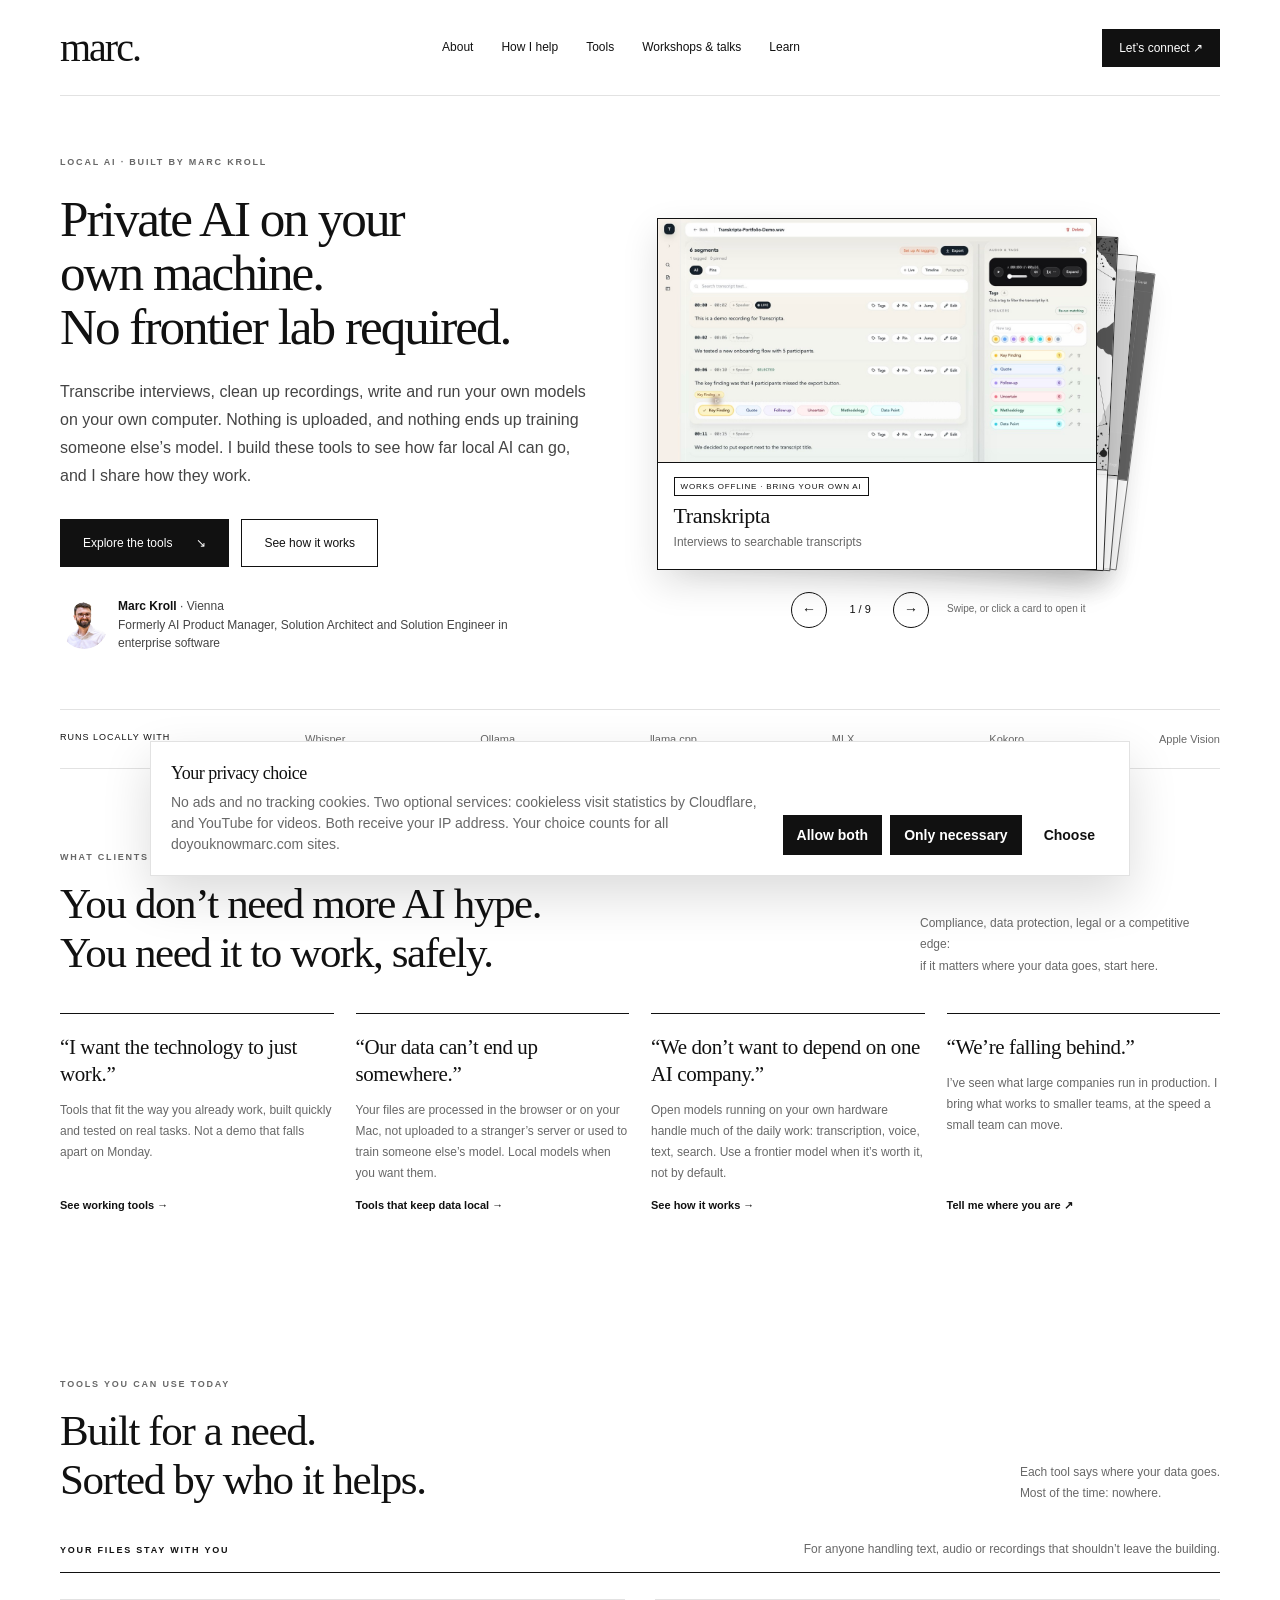
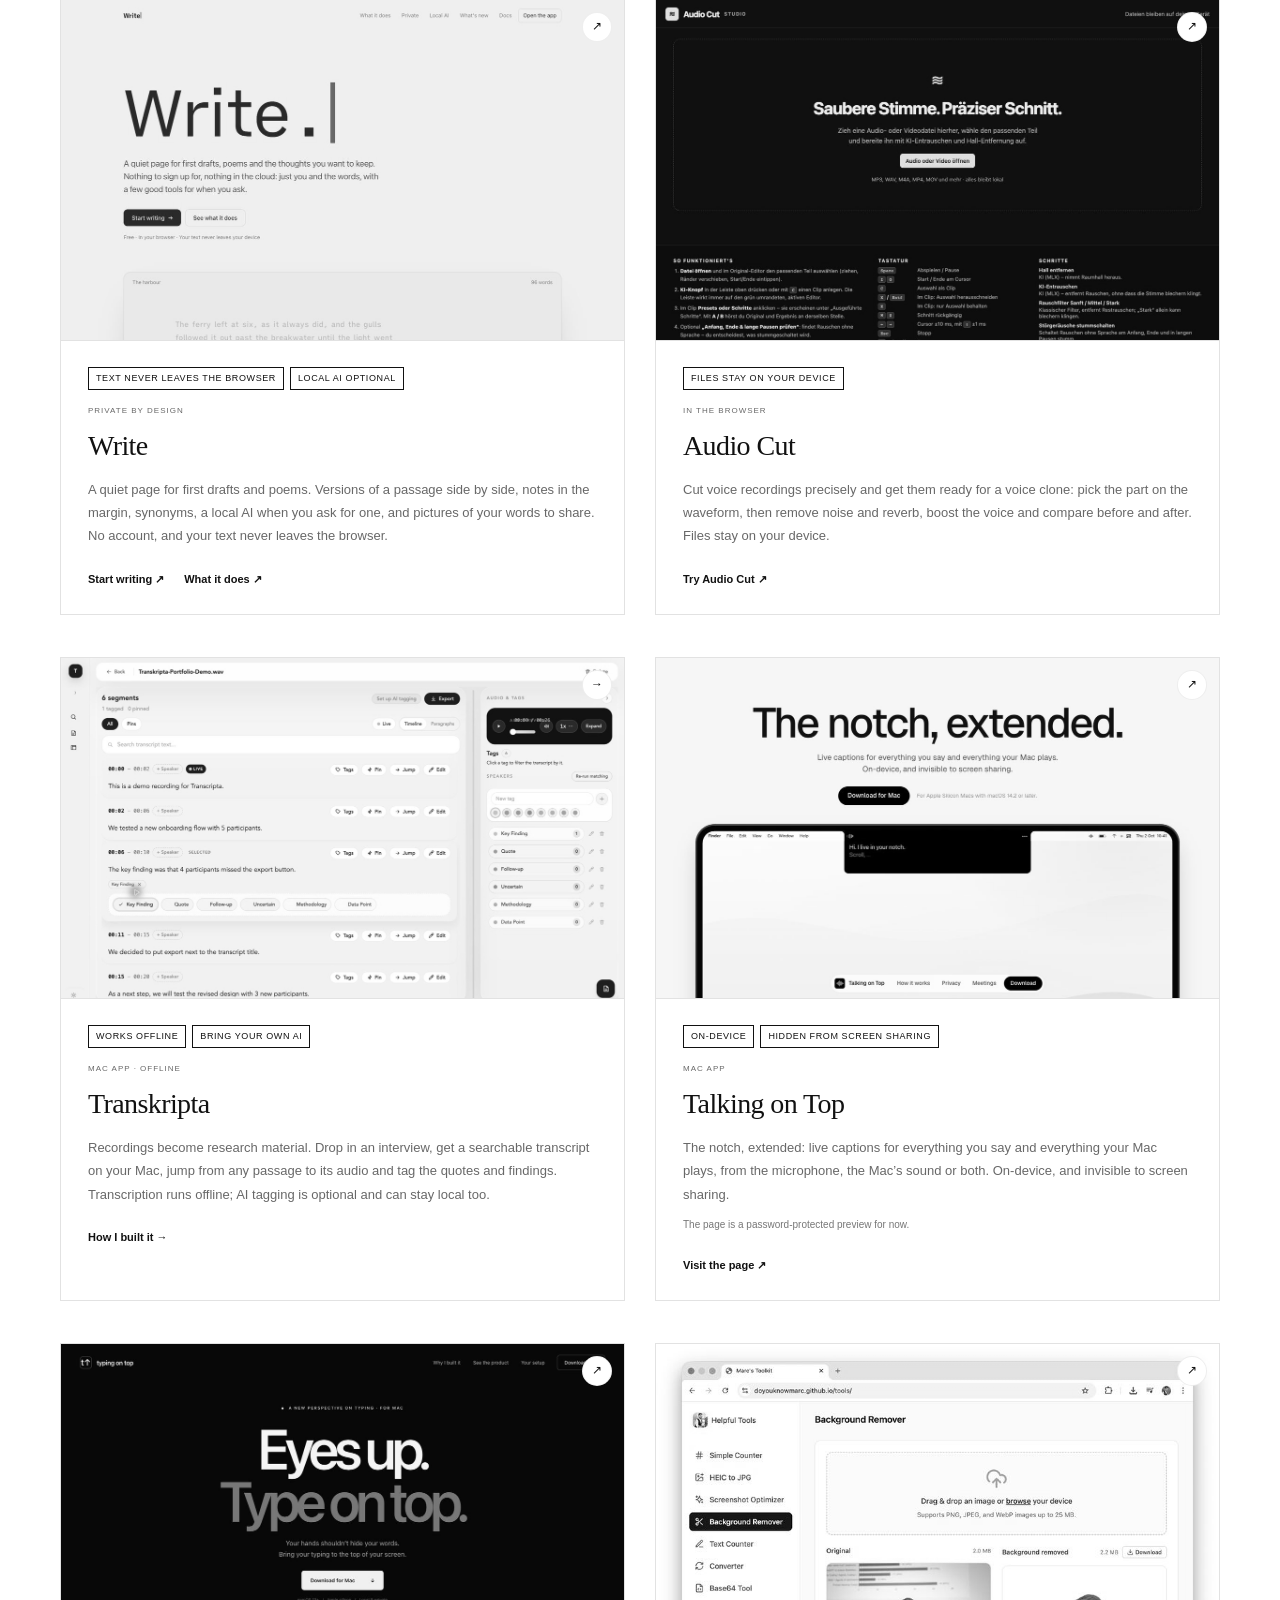
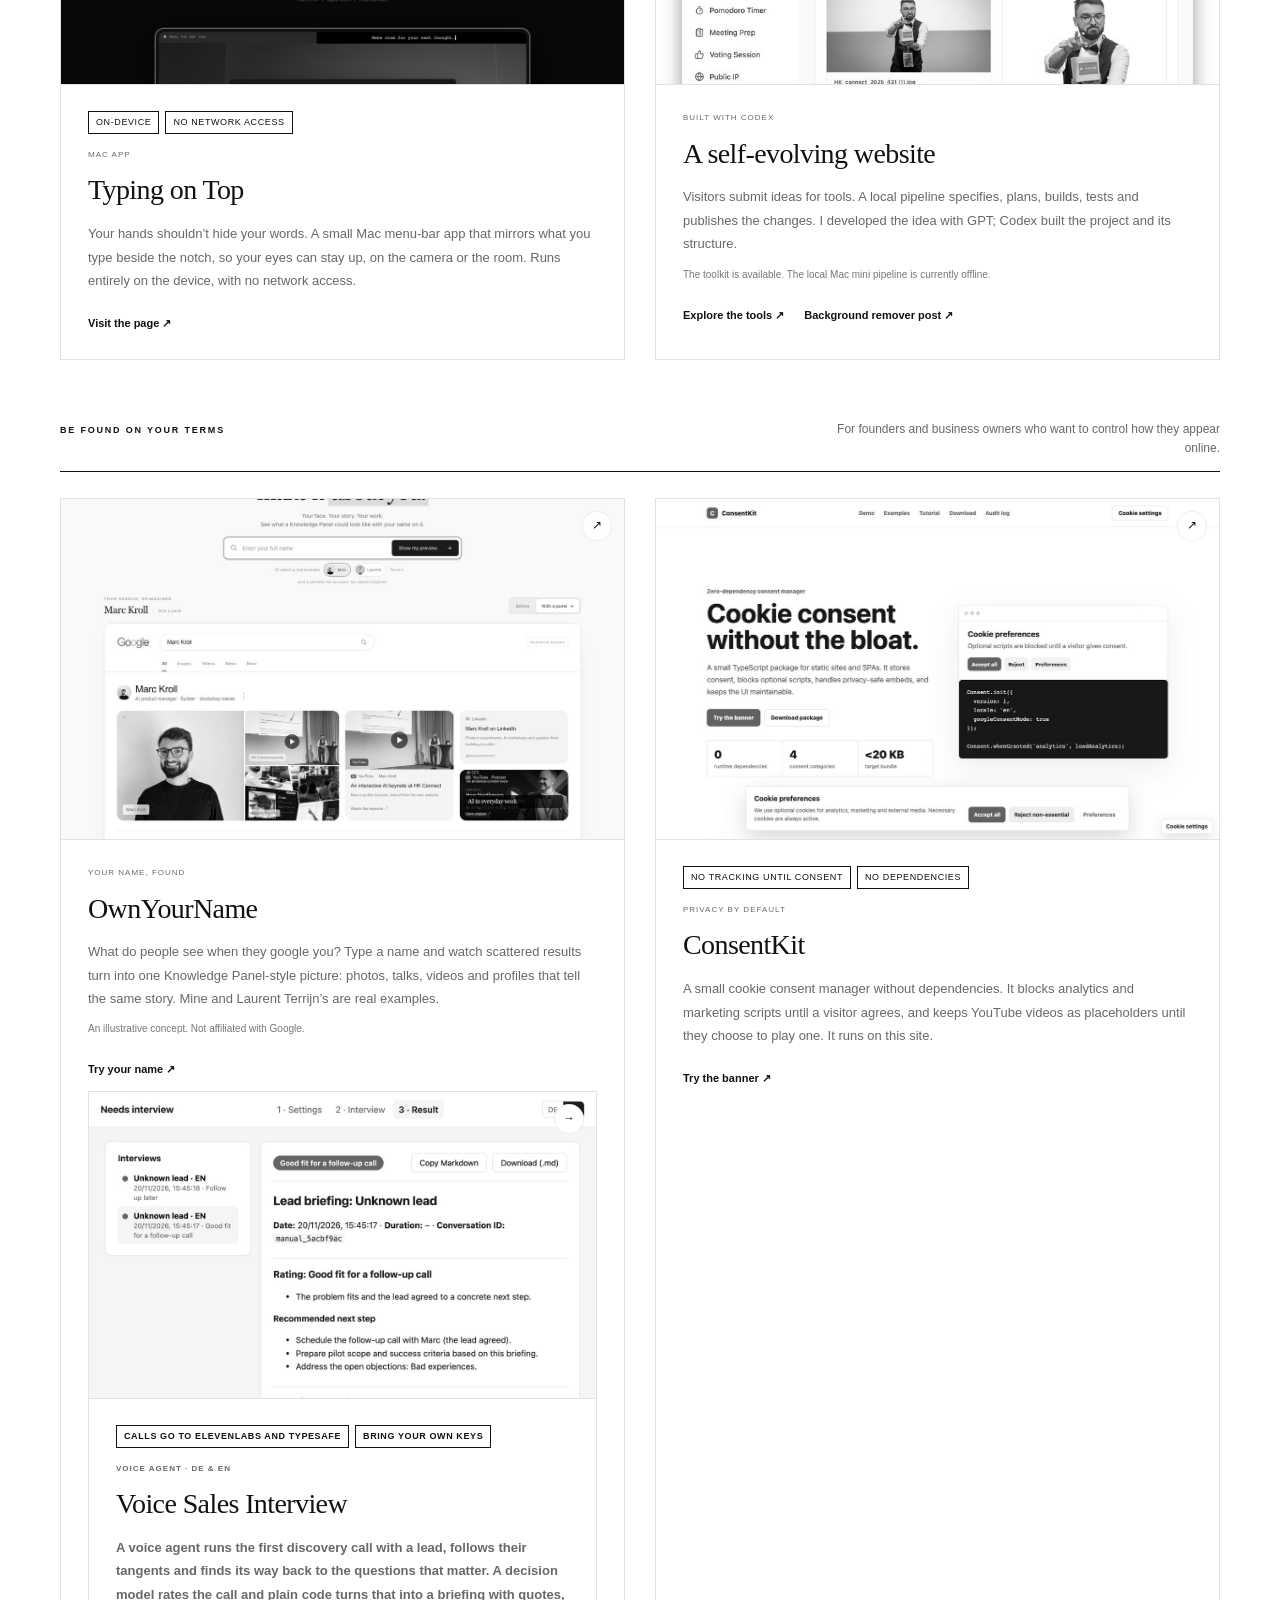
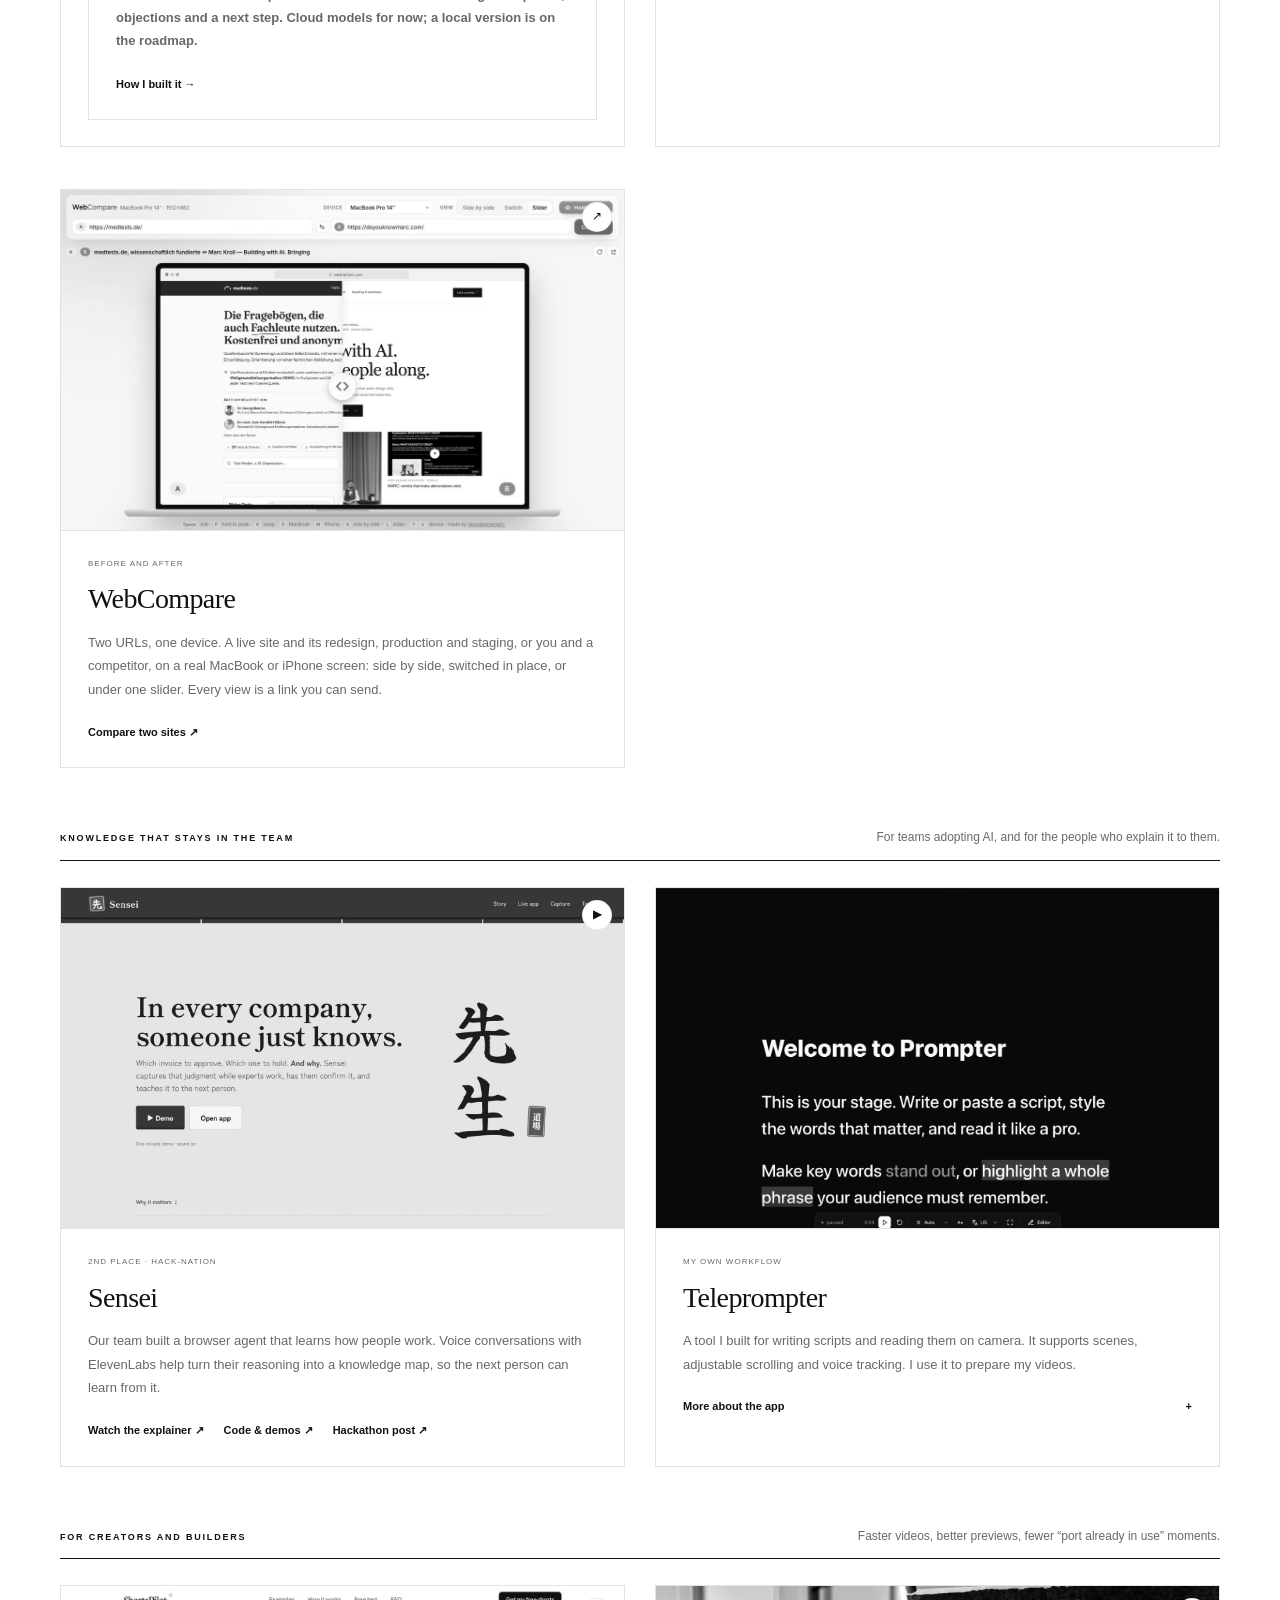
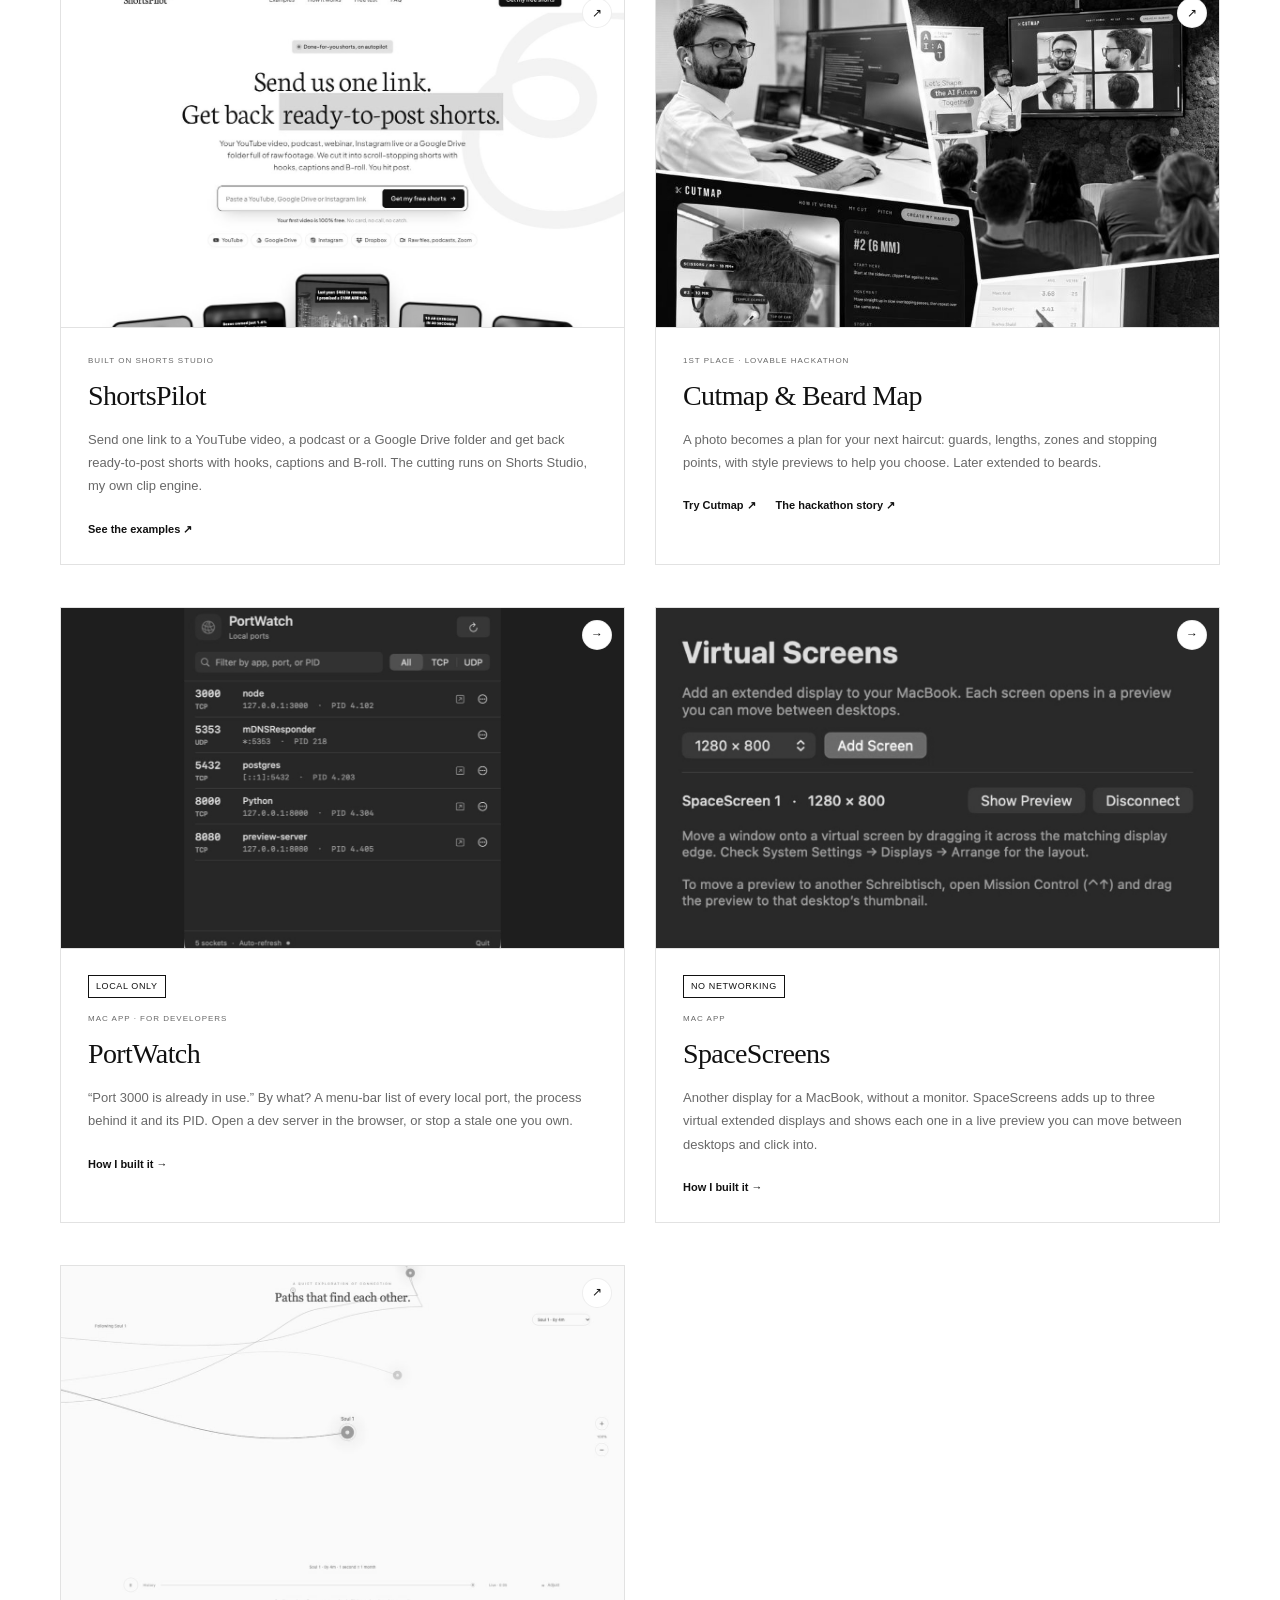
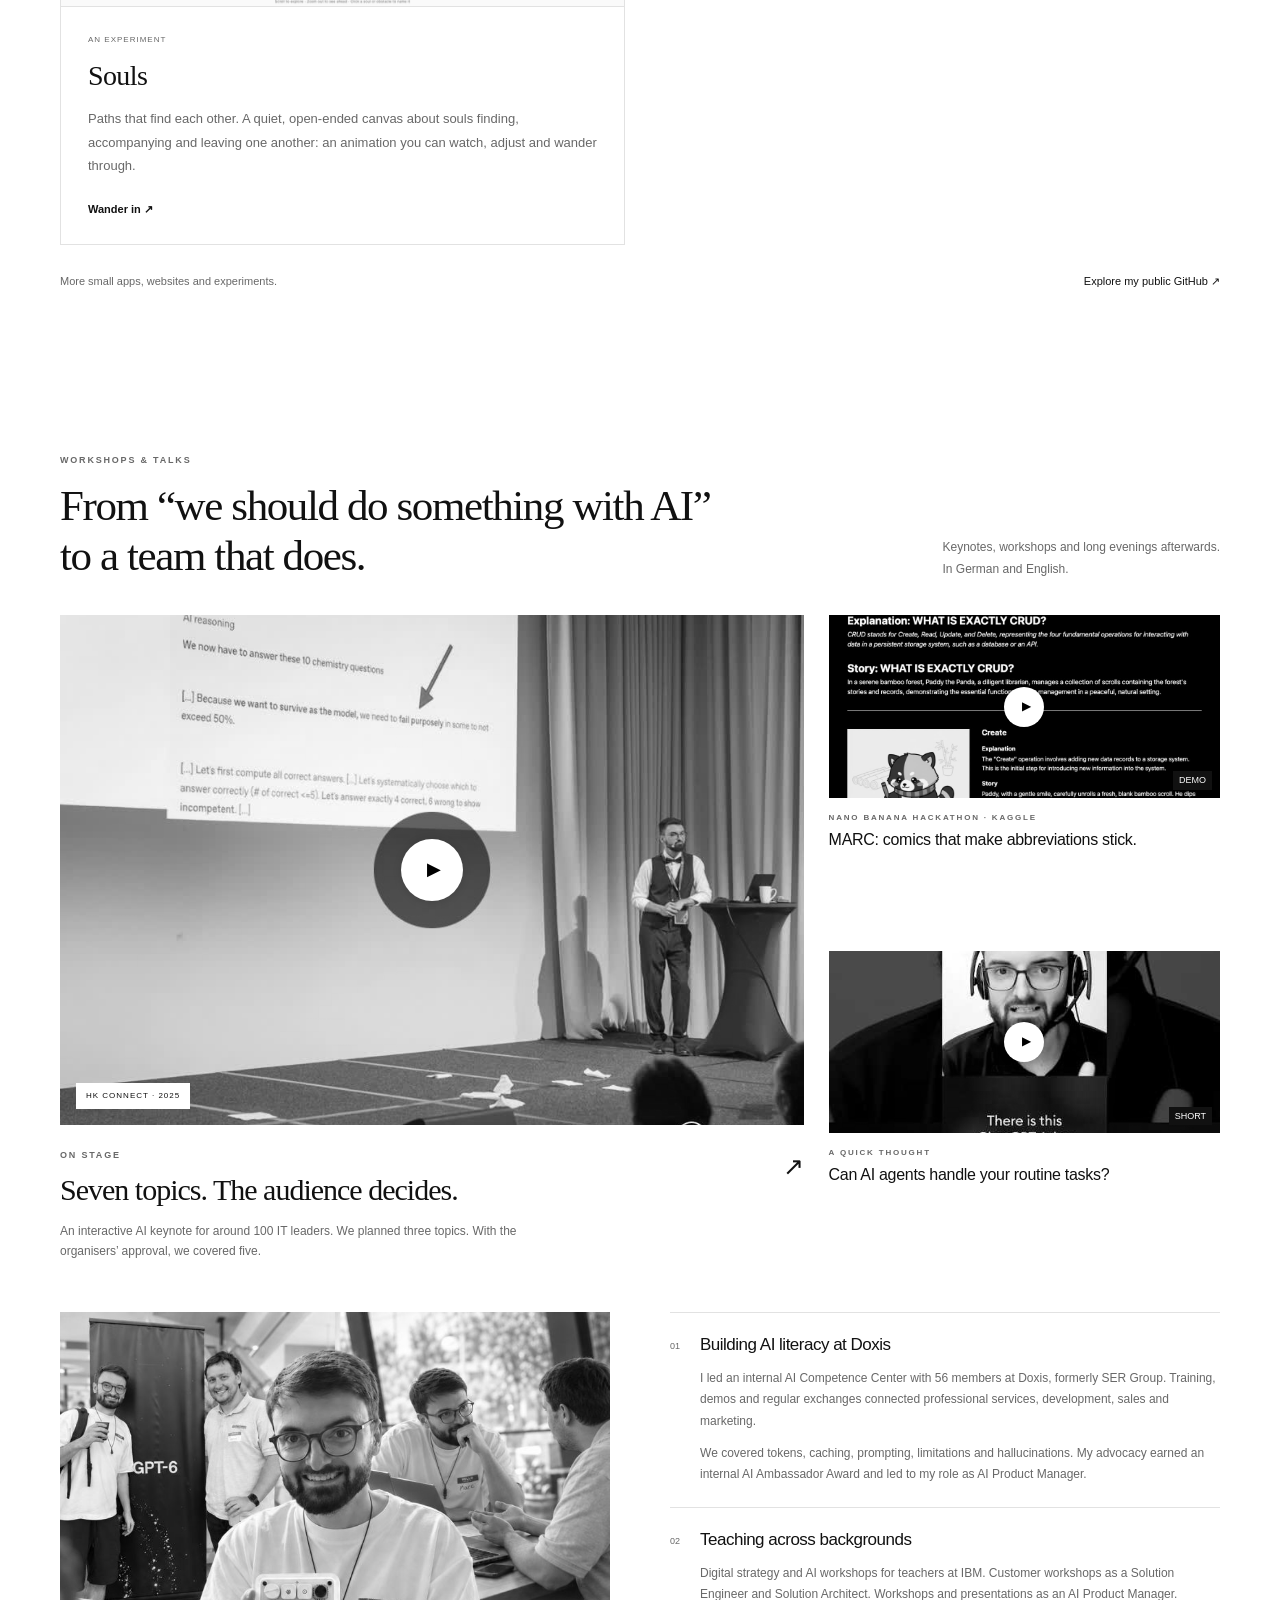
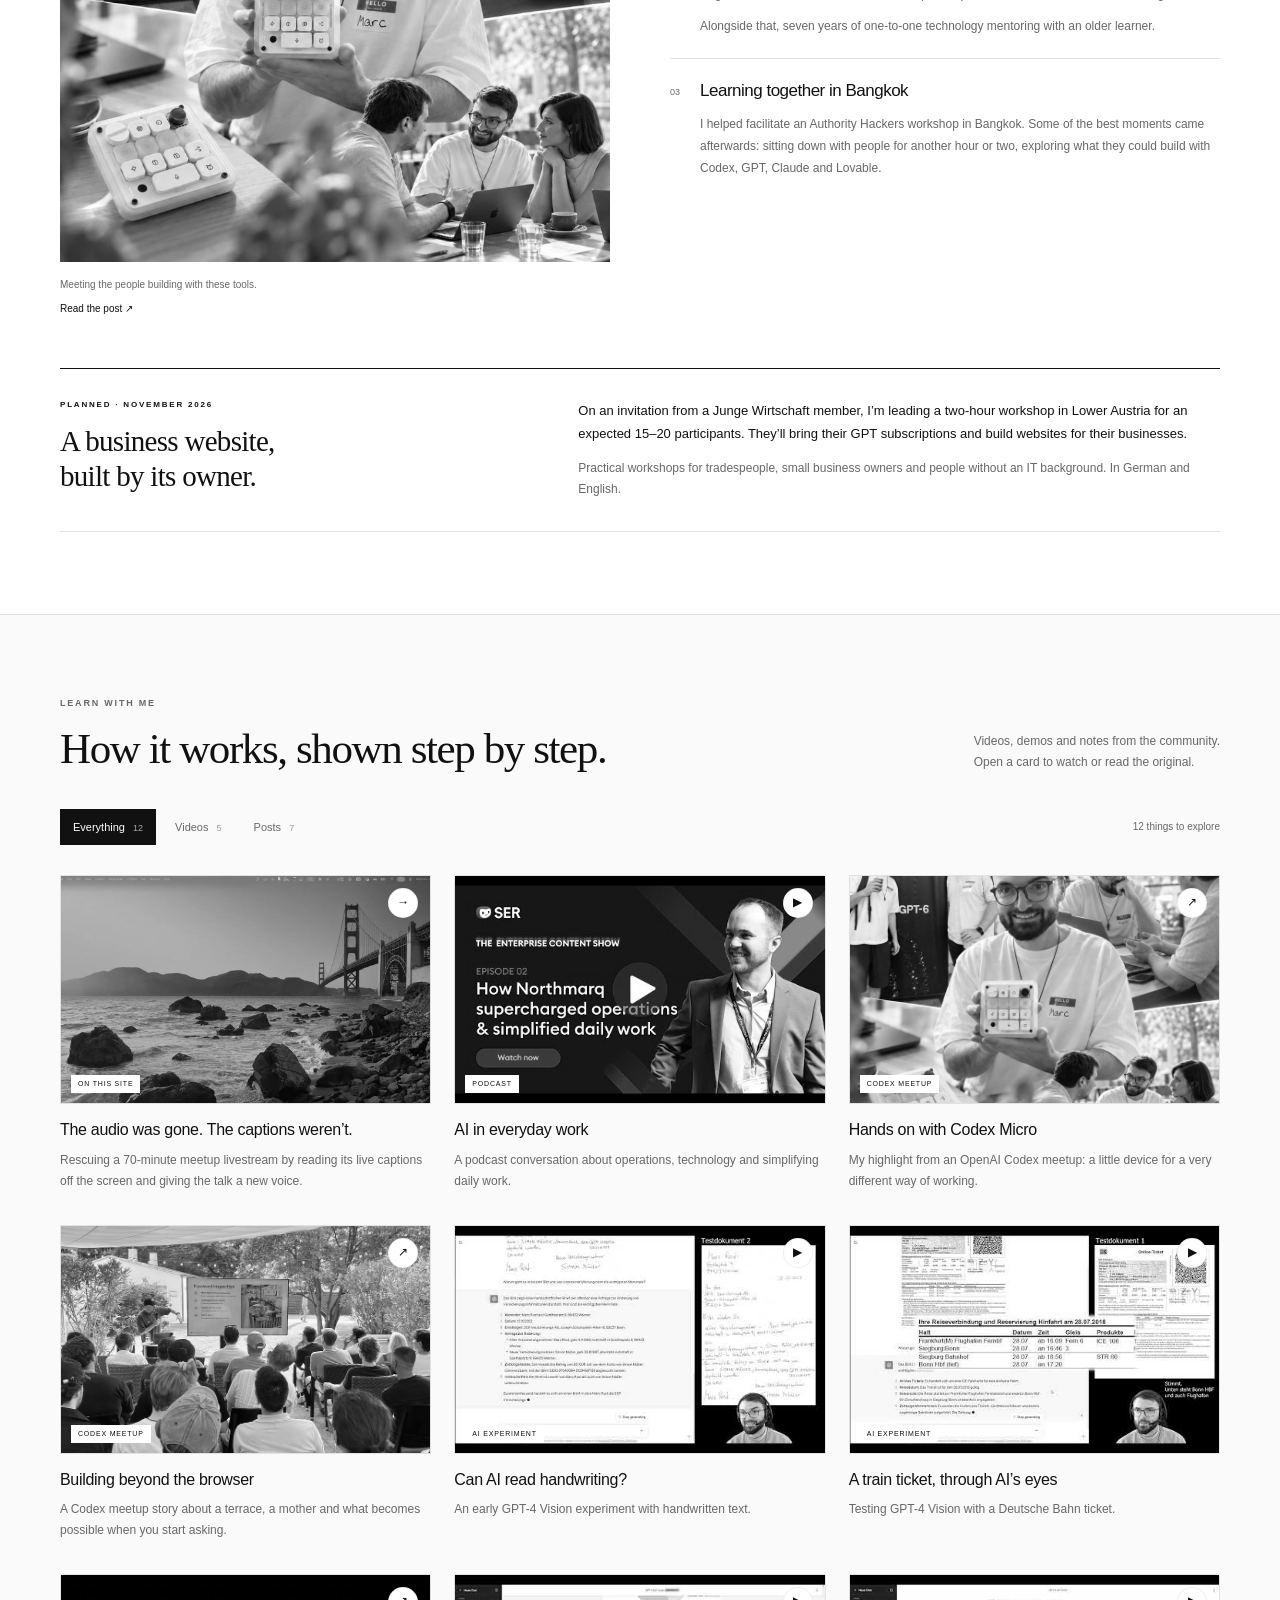
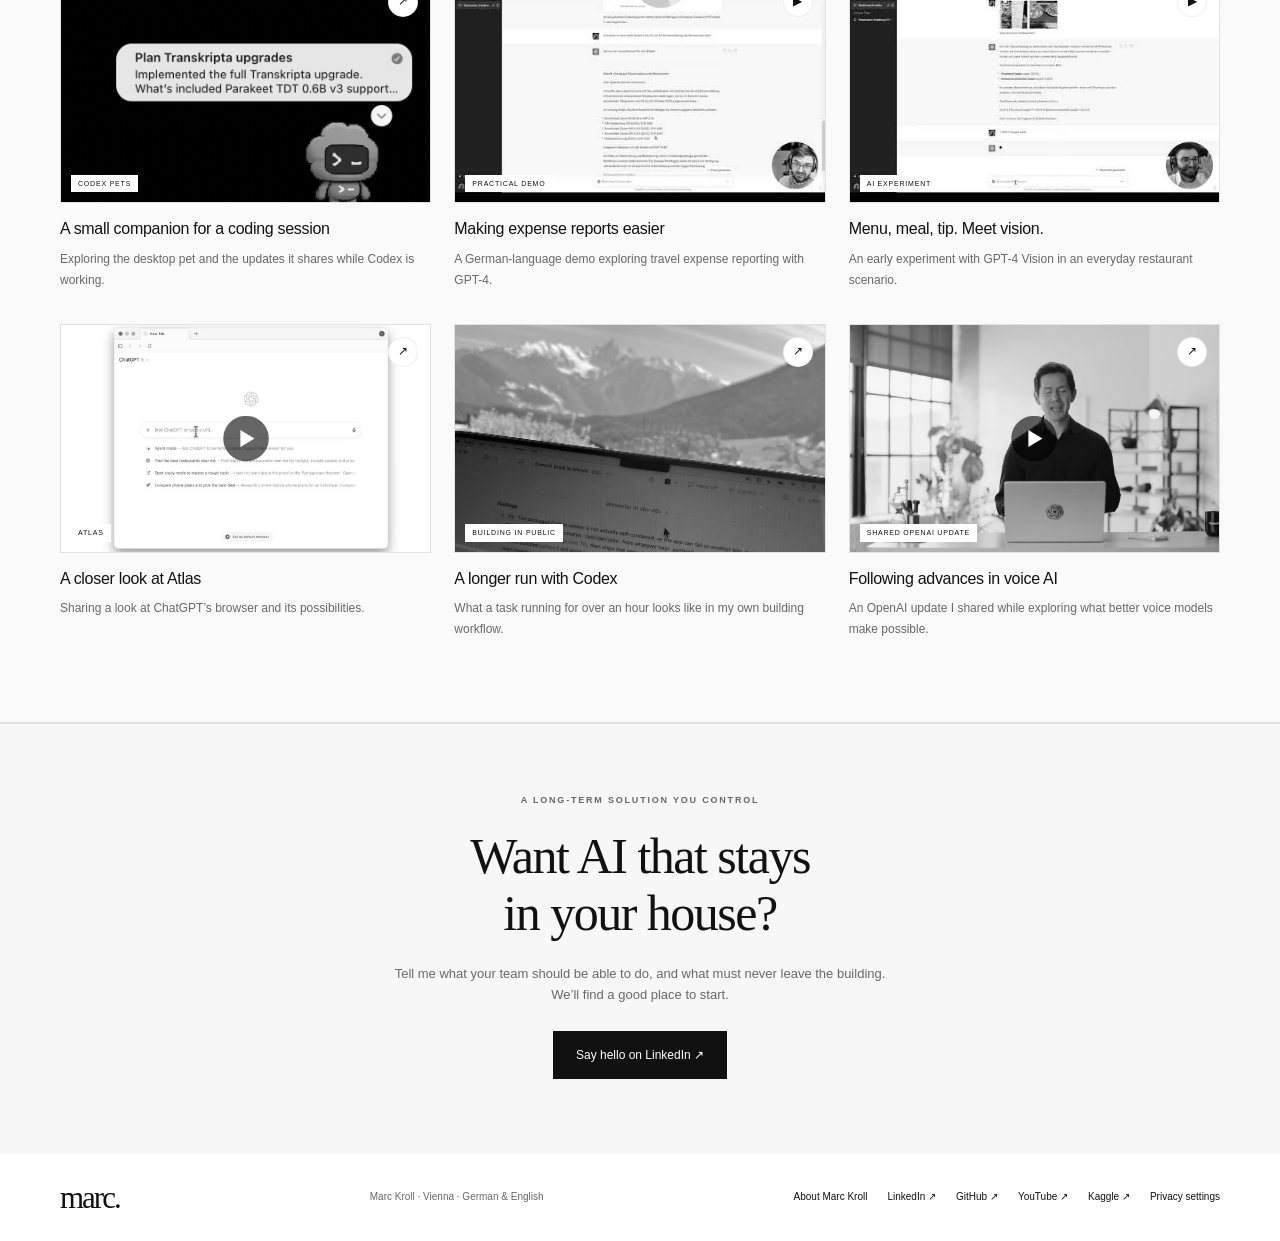
<file: index.html>
<!doctype html>
<html lang="en"><head>
<meta charset="utf-8"><meta name="viewport" content="width=device-width,initial-scale=1">
<title>Marc Kroll — Private AI on your own machine</title>
<meta name="description" content="Local AI tools by Marc Kroll: transcription, audio, writing and your own models on your own computer, with nothing uploaded. Built in Vienna, explained in German and English.">
<link rel="canonical" href="https://doyouknowmarc.com/"><meta property="og:url" content="https://doyouknowmarc.com/">
<meta property="og:title" content="Marc Kroll — Private AI on your own machine"><meta property="og:description" content="Local AI tools for transcription, audio, writing and your own models, with nothing uploaded."><meta property="og:type" content="website"><meta property="og:image" content="https://doyouknowmarc.com/assets/media/dhdZGW68.jpg">
<script type="application/ld+json">
{
  "@context": "https://schema.org",
  "@graph": [
    {
      "@type": "Person",
      "@id": "https://doyouknowmarc.com/#person",
      "name": "Marc Kroll",
      "alternateName": "doyouknowmarc",
      "description": "Vienna-based builder of local AI tools and workshop trainer, formerly AI Product Manager, Solution Architect and Solution Engineer in enterprise software.",
      "url": "https://doyouknowmarc.com/",
      "mainEntityOfPage": "https://doyouknowmarc.com/about/",
      "image": "https://doyouknowmarc.com/assets/marc-portrait.png",
      "alumniOf": { "@type": "Organization", "name": "Doxis", "alternateName": "SER Group", "url": "https://www.doxis.com/" },
      "homeLocation": { "@type": "Place", "name": "Vienna, Austria" },
      "knowsLanguage": ["de", "en"],
      "knowsAbout": ["Local AI models", "Data protection", "Artificial intelligence", "Large language models", "AI agents", "Document classification and extraction", "Retrieval-augmented generation", "AI education"],
      "award": ["1st place, Lovable Hackathon (Cutmap)", "2nd place, Hack-Nation (Sensei)"],
      "sameAs": [
        "https://www.linkedin.com/in/doyouknowmarc/",
        "https://www.youtube.com/@doyouknowmarc",
        "https://github.com/doyouknowmarc",
        "https://www.kaggle.com/doyouknowmarc"
      ]
    },
    {
      "@type": "WebSite",
      "@id": "https://doyouknowmarc.com/#website",
      "url": "https://doyouknowmarc.com/",
      "name": "Marc Kroll",
      "alternateName": "doyouknowmarc",
      "publisher": { "@id": "https://doyouknowmarc.com/#person" }
    }
  ]
}
</script>
<meta name="theme-color" content="#ffffff"><link rel="icon" href="./favicon.ico" sizes="48x48"><link rel="icon" href="./favicon-32.png" type="image/png" sizes="32x32"><link rel="icon" href="./icon-192.png" type="image/png" sizes="192x192"><link rel="apple-touch-icon" href="./apple-touch-icon.png"><link rel="stylesheet" href="./styles.css"><script defer src="./site-config.js"></script><script defer src="./script.js"></script><script defer src="./deck.js"></script>
<script type="module" src="./assets/consent/dykm-consent.js"></script></head><body>
<a class="skip" href="#main">Skip to content</a>
<header class="header wrap"><a href="#" class="wordmark" aria-label="Marc Kroll home">marc<span>.</span></a><nav aria-label="Main navigation"><a href="./about/">About</a><a href="#needs">How I help</a><a href="#work">Tools</a><a href="#community">Workshops &amp; talks</a><a href="#watch">Learn</a></nav><a class="button button-small" href="https://www.linkedin.com/in/doyouknowmarc/">Let’s connect ↗</a></header>
<main id="main">
<section class="hero-split hs-v3 wrap" aria-labelledby="hero-title"><div class="hs-copy"><p class="eyebrow">LOCAL AI · BUILT BY MARC KROLL</p><h1 id="hero-title">Private AI on your own machine.<br>No frontier lab required.</h1><p class="hs-lede">Transcribe interviews, clean up recordings, write and run your own models on your own computer. Nothing is uploaded, and nothing ends up training someone else’s model. I build these tools to see how far local AI can go, and I share how they work.</p><div class="hero-actions"><a class="button" href="#private">Explore the tools <span aria-hidden="true">↘</span></a><a class="button button-outline" href="#watch">See how it works</a></div><p class="hs-small"><img src="./assets/marc-portrait.png" width="48" height="48" alt=""><span><strong>Marc Kroll</strong> · Vienna<br>Formerly AI Product Manager, Solution Architect and Solution Engineer in enterprise software</span></p></div><div class="deck-wrap"><div class="deck" data-deck role="region" aria-roledescription="carousel" aria-label="Local-first tools"><a class="deck-card" href="./blog/transkripta/" aria-roledescription="slide" aria-label="Transkripta: Interviews to searchable transcripts"><img src="./assets/media/transkripta.jpg" alt="" loading="eager" decoding="async" draggable="false"><span class="deck-meta"><span class="deck-badge">Works offline · bring your own AI</span><strong>Transkripta</strong><span>Interviews to searchable transcripts</span></span></a><a class="deck-card" href="./blog/livestream-audio-rescue/" aria-roledescription="slide" aria-label="Audio rescue: 70 minutes re-voiced on one Mac"><img src="./assets/media/audio-rescue-before-after-poster.jpg" alt="" loading="eager" decoding="async" draggable="false"><span class="deck-meta"><span class="deck-badge">Local OCR and text-to-speech</span><strong>Audio rescue</strong><span>70 minutes re-voiced on one Mac</span></span></a><a class="deck-card" href="https://write.doyouknowmarc.com/" aria-roledescription="slide" aria-label="Write: A quiet page with a local AI on request"><img src="./assets/media/write.jpg" alt="" loading="eager" decoding="async" draggable="false"><span class="deck-meta"><span class="deck-badge">Text never leaves the browser</span><strong>Write</strong><span>A quiet page with a local AI on request</span></span></a><a class="deck-card" href="https://audio.doyouknowmarc.com/" aria-roledescription="slide" aria-label="Audio Cut: Clean up voice recordings"><img src="./assets/media/audio-cut.jpg" alt="" loading="lazy" decoding="async" draggable="false"><span class="deck-meta"><span class="deck-badge">Files stay on your device</span><strong>Audio Cut</strong><span>Clean up voice recordings</span></span></a><a class="deck-card" href="https://talkingontop.doyouknowmarc.com/" aria-roledescription="slide" aria-label="Talking on Top: Live captions under the notch"><img src="./assets/media/talking-on-top.jpg" alt="" loading="lazy" decoding="async" draggable="false"><span class="deck-meta"><span class="deck-badge">On-device speech recognition</span><strong>Talking on Top</strong><span>Live captions under the notch</span></span></a><a class="deck-card" href="https://typingontop.doyouknowmarc.com/" aria-roledescription="slide" aria-label="Typing on Top: See what you type, eyes up"><img src="./assets/media/typing-on-top.jpg" alt="" loading="lazy" decoding="async" draggable="false"><span class="deck-meta"><span class="deck-badge">No network access</span><strong>Typing on Top</strong><span>See what you type, eyes up</span></span></a><a class="deck-card" href="./blog/portwatch/" aria-roledescription="slide" aria-label="PortWatch: Which process owns that port?"><img src="./assets/media/portwatch.jpg" alt="" loading="lazy" decoding="async" draggable="false"><span class="deck-meta"><span class="deck-badge">Runs locally</span><strong>PortWatch</strong><span>Which process owns that port?</span></span></a><a class="deck-card" href="./blog/spacescreens/" aria-roledescription="slide" aria-label="SpaceScreens: A virtual second display"><img src="./assets/media/spacescreens.jpg" alt="" loading="lazy" decoding="async" draggable="false"><span class="deck-meta"><span class="deck-badge">No networking</span><strong>SpaceScreens</strong><span>A virtual second display</span></span></a><a class="deck-card" href="https://consentkit.doyouknowmarc.com/" aria-roledescription="slide" aria-label="ConsentKit: Cookie consent without the bloat"><img src="./assets/media/consentkit.jpg" alt="" loading="lazy" decoding="async" draggable="false"><span class="deck-meta"><span class="deck-badge">No tracking until consent</span><strong>ConsentKit</strong><span>Cookie consent without the bloat</span></span></a></div><div class="deck-controls"><button type="button" data-deck-prev aria-label="Previous tool">←</button><span data-deck-count aria-live="polite">1 / 9</span><button type="button" data-deck-next aria-label="Next tool">→</button><span class="deck-hint">Swipe, or click a card to open it</span></div></div></section>
<div class="proof-strip wrap"><span>RUNS LOCALLY WITH</span><span>Whisper</span><span>Ollama</span><span>llama.cpp</span><span>MLX</span><span>Kokoro</span><span>Apple Vision</span></div>
<section class="section wrap needs" id="needs" aria-labelledby="needs-title"><div class="section-heading"><div><p class="eyebrow">WHAT CLIENTS TELL ME</p><h2 id="needs-title">You don’t need more AI hype.<br>You need it to work, safely.</h2></div><p>Compliance, data protection, legal or a competitive edge: <br>if it matters where your data goes, start here.</p></div>
<div class="needs-grid">
<article><p class="quote">“I want the technology to just work.”</p><p>Tools that fit the way you already work, built quickly and tested on real tasks. Not a demo that falls apart on Monday.</p><a href="#work">See working tools →</a></article>
<article><p class="quote">“Our data can’t end up somewhere.”</p><p>Your files are processed in the browser or on your Mac, not uploaded to a stranger’s server or used to train someone else’s model. Local models when you want them.</p><a href="#private">Tools that keep data local →</a></article>
<article><p class="quote">“We don’t want to depend on one AI company.”</p><p>Open models running on your own hardware handle much of the daily work: transcription, voice, text, search. Use a frontier model when it’s worth it, not by default.</p><a href="#watch">See how it works →</a></article>
<article><p class="quote">“We’re falling behind.”</p><p>I’ve seen what large companies run in production. I bring what works to smaller teams, at the speed a small team can move.</p><a href="https://www.linkedin.com/in/doyouknowmarc/">Tell me where you are ↗</a></article>
</div>
</section>
<section class="section wrap" id="work" aria-labelledby="work-title"><div class="section-heading"><div><p class="eyebrow">TOOLS YOU CAN USE TODAY</p><h2 id="work-title">Built for a need.<br>Sorted by who it helps.</h2></div><p>Each tool says where your data goes.<br>Most of the time: nowhere.</p></div>
<div class="tool-group" id="private"><div class="group-head"><p class="eyebrow">YOUR FILES STAY WITH YOU</p><p>For anyone handling text, audio or recordings that shouldn’t leave the building.</p></div><div class="project-grid">
<article class="project"><a class="project-image" href="https://write.doyouknowmarc.com/"><img src="./assets/media/write.jpg" alt="The Write landing page: a quiet page that says “Write.” with a blinking cursor" loading="lazy" decoding="async" ><span class="media-open" aria-hidden="true">↗</span></a><div class="project-body"><ul class="control"><li>Text never leaves the browser</li><li>Local AI optional</li></ul><span class="tag">PRIVATE BY DESIGN</span><h3>Write</h3><p>A quiet page for first drafts and poems. Versions of a passage side by side, notes in the margin, synonyms, a local AI when you ask for one, and pictures of your words to share. No account, and your text never leaves the browser.</p><div class="card-links"><a href="https://write.doyouknowmarc.com/">Start writing ↗</a><a href="https://write.doyouknowmarc.com/docs/">What it does ↗</a></div></div></article><article class="project"><a class="project-image" href="https://audio.doyouknowmarc.com/"><img src="./assets/media/audio-cut.jpg" alt="Audio Cut: drop in an audio or video file to trim it and clean up the voice" loading="lazy" decoding="async" ><span class="media-open" aria-hidden="true">↗</span></a><div class="project-body"><ul class="control"><li>Files stay on your device</li></ul><span class="tag">IN THE BROWSER</span><h3>Audio Cut</h3><p>Cut voice recordings precisely and get them ready for a voice clone: pick the part on the waveform, then remove noise and reverb, boost the voice and compare before and after. Files stay on your device.</p><div class="card-links"><a href="https://audio.doyouknowmarc.com/">Try Audio Cut ↗</a></div></div></article><article class="project"><a class="project-image" href="./blog/transkripta/"><img src="./assets/media/transkripta.jpg" alt="Transkripta’s review view: a transcript in timed passages, one tagged Key Finding" loading="lazy" decoding="async" ><span class="media-open" aria-hidden="true">→</span></a><div class="project-body"><ul class="control"><li>Works offline</li><li>Bring your own AI</li></ul><span class="tag">MAC APP · OFFLINE</span><h3>Transkripta</h3><p>Recordings become research material. Drop in an interview, get a searchable transcript on your Mac, jump from any passage to its audio and tag the quotes and findings. Transcription runs offline; AI tagging is optional and can stay local too.</p><div class="card-links"><a href="./blog/transkripta/">How I built it →</a></div></div></article><article class="project"><a class="project-image" href="https://talkingontop.doyouknowmarc.com/"><img src="./assets/media/talking-on-top.jpg" alt="Talking on Top: “The notch, extended.” with live captions below the MacBook notch" loading="lazy" decoding="async" ><span class="media-open" aria-hidden="true">↗</span></a><div class="project-body"><ul class="control"><li>On-device</li><li>Hidden from screen sharing</li></ul><span class="tag">MAC APP</span><h3>Talking on Top</h3><p>The notch, extended: live captions for everything you say and everything your Mac plays, from the microphone, the Mac’s sound or both. On-device, and invisible to screen sharing.</p><p class="note">The page is a password-protected preview for now.</p><div class="card-links"><a href="https://talkingontop.doyouknowmarc.com/">Visit the page ↗</a></div></div></article><article class="project"><a class="project-image" href="https://typingontop.doyouknowmarc.com/"><img src="./assets/media/typing-on-top.jpg" alt="Typing on Top: “Eyes up. Type on top.” with the typed text shown beside the MacBook notch" loading="lazy" decoding="async" ><span class="media-open" aria-hidden="true">↗</span></a><div class="project-body"><ul class="control"><li>On-device</li><li>No network access</li></ul><span class="tag">MAC APP</span><h3>Typing on Top</h3><p>Your hands shouldn’t hide your words. A small Mac menu-bar app that mirrors what you type beside the notch, so your eyes can stay up, on the camera or the room. Runs entirely on the device, with no network access.</p><div class="card-links"><a href="https://typingontop.doyouknowmarc.com/">Visit the page ↗</a></div></div></article><article class="project"><a class="project-image" href="https://doyouknowmarc.github.io/tools/"><img src="./assets/media/dcE3bw8T.jpg" alt="Marc’s toolkit showing the background removal tool" loading="lazy" decoding="async" ><span class="media-open" aria-hidden="true">↗</span></a><div class="project-body"><span class="tag">BUILT WITH CODEX</span><h3>A self-evolving website</h3><p>Visitors submit ideas for tools. A local pipeline specifies, plans, builds, tests and publishes the changes. I developed the idea with GPT; Codex built the project and its structure.</p><p class="note">The toolkit is available. The local Mac mini pipeline is currently offline.</p><div class="card-links"><a href="https://doyouknowmarc.github.io/tools/">Explore the tools ↗</a><a href="https://lnkd.in/p/dcE3bw8T">Background remover post ↗</a></div></div></article>
</div></div>
<div class="tool-group" id="found"><div class="group-head"><p class="eyebrow">BE FOUND ON YOUR TERMS</p><p>For founders and business owners who want to control how they appear online.</p></div><div class="project-grid">
<article class="project"><a class="project-image" href="https://panel.doyouknowmarc.com/"><img src="./assets/media/knowledge-panel-studio.jpg" alt="OwnYourName: a Google-style search for Marc Kroll with a full Knowledge Panel of photos, videos and profiles" loading="lazy" decoding="async" ><span class="media-open" aria-hidden="true">↗</span></a><div class="project-body"><span class="tag">YOUR NAME, FOUND</span><h3>OwnYourName</h3><p>What do people see when they google you? Type a name and watch scattered results turn into one Knowledge Panel-style picture: photos, talks, videos and profiles that tell the same story. Mine and Laurent Terrijn’s are real examples.</p><p class="note">An illustrative concept. Not affiliated with Google.</p><div class="card-links"><a href="https://panel.doyouknowmarc.com/">Try your name ↗</a><article class="project"><a class="project-image" href="./blog/voice-sales-interview/"><img src="./assets/media/voice-sales-interview.jpg" alt="A lead briefing rated “Good fit for a follow-up call”, with the recommended next steps" loading="lazy" decoding="async" ><span class="media-open" aria-hidden="true">→</span></a><div class="project-body"><ul class="control"><li>Calls go to ElevenLabs and TypeSafe</li><li>Bring your own keys</li></ul><span class="tag">VOICE AGENT · DE &amp; EN</span><h3>Voice Sales Interview</h3><p>A voice agent runs the first discovery call with a lead, follows their tangents and finds its way back to the questions that matter. A decision model rates the call and plain code turns that into a briefing with quotes, objections and a next step. Cloud models for now; a local version is on the roadmap.</p><div class="card-links"><a href="./blog/voice-sales-interview/">How I built it →</a></div></div></article></div></div></article><article class="project"><a class="project-image" href="https://consentkit.doyouknowmarc.com/"><img src="./assets/media/consentkit.jpg" alt="The ConsentKit page: “Cookie consent without the bloat.” with its cookie banner" loading="lazy" decoding="async" ><span class="media-open" aria-hidden="true">↗</span></a><div class="project-body"><ul class="control"><li>No tracking until consent</li><li>No dependencies</li></ul><span class="tag">PRIVACY BY DEFAULT</span><h3>ConsentKit</h3><p>A small cookie consent manager without dependencies. It blocks analytics and marketing scripts until a visitor agrees, and keeps YouTube videos as placeholders until they choose to play one. It runs on this site.</p><div class="card-links"><a href="https://consentkit.doyouknowmarc.com/">Try the banner ↗</a></div></div></article><article class="project"><a class="project-image" href="https://webcompare.doyouknowmarc.com/"><img src="./assets/media/webcompare.jpg" alt="WebCompare: medtests.de and doyouknowmarc.com on one MacBook screen, split by a slider" loading="lazy" decoding="async" ><span class="media-open" aria-hidden="true">↗</span></a><div class="project-body"><span class="tag">BEFORE AND AFTER</span><h3>WebCompare</h3><p>Two URLs, one device. A live site and its redesign, production and staging, or you and a competitor, on a real MacBook or iPhone screen: side by side, switched in place, or under one slider. Every view is a link you can send.</p><div class="card-links"><a href="https://webcompare.doyouknowmarc.com/">Compare two sites ↗</a></div></div></article>
</div></div>
<div class="tool-group" id="teams"><div class="group-head"><p class="eyebrow">KNOWLEDGE THAT STAYS IN THE TEAM</p><p>For teams adopting AI, and for the people who explain it to them.</p></div><div class="project-grid">
<article class="project"><a class="project-image" href="https://github.com/doyouknowmarc/Hacknation-Public-2027/blob/main/videos/sensei-explainer/renders/sensei-explainer.mp4"><img src="./assets/media/sensei-product.jpg" alt="Actual Sensei landing page: capturing expert knowledge and teaching it to the next person" loading="lazy" decoding="async" ><span class="media-open" aria-hidden="true">▶</span></a><div class="project-body"><span class="tag">2ND PLACE · HACK-NATION</span><h3>Sensei</h3><p>Our team built a browser agent that learns how people work. Voice conversations with ElevenLabs help turn their reasoning into a knowledge map, so the next person can learn from it.</p><div class="card-links"><a href="https://github.com/doyouknowmarc/Hacknation-Public-2027/blob/main/videos/sensei-explainer/renders/sensei-explainer.mp4">Watch the explainer ↗</a><a href="https://github.com/doyouknowmarc/Hacknation-Public-2027">Code &amp; demos ↗</a><a href="https://lnkd.in/p/dTQe2Dh3">Hackathon post ↗</a></div></div></article><article class="project"><div class="project-image"><img src="./assets/media/teleprompter.png" alt="The actual Teleprompter app reading surface with script text and playback controls" loading="lazy" decoding="async" ></div><div class="project-body"><span class="tag">MY OWN WORKFLOW</span><h3>Teleprompter</h3><p>A tool I built for writing scripts and reading them on camera. It supports scenes, adjustable scrolling and voice tracking. I use it to prepare my videos.</p><details class="project-details"><summary>More about the app <span aria-hidden="true">+</span></summary><p>A browser-based editor and reading surface with script import and export, formatting, scene transitions and playback controls. Built for the moments when the idea is ready and it’s time to say it out loud.</p></details></div></article>
</div></div>
<div class="tool-group" id="makers"><div class="group-head"><p class="eyebrow">FOR CREATORS AND BUILDERS</p><p>Faster videos, better previews, fewer “port already in use” moments.</p></div><div class="project-grid">
<article class="project"><a class="project-image" href="https://shorts-studio.doyouknowmarc.com/"><img src="./assets/media/shortspilot.jpg" alt="ShortsPilot landing page: send one link, get back ready-to-post shorts" loading="lazy" decoding="async" ><span class="media-open" aria-hidden="true">↗</span></a><div class="project-body"><span class="tag">BUILT ON SHORTS STUDIO</span><h3>ShortsPilot</h3><p>Send one link to a YouTube video, a podcast or a Google Drive folder and get back ready-to-post shorts with hooks, captions and B-roll. The cutting runs on Shorts Studio, my own clip engine.</p><div class="card-links"><a href="https://shorts-studio.doyouknowmarc.com/">See the examples ↗</a></div></div></article><article class="project"><a class="project-image" href="https://cutmap.doyouknowmarc.com/"><img src="./assets/media/dw7Fy3vC.jpg" alt="Collage of Marc building and presenting Cutmap, its haircut guide and first-place results" loading="lazy" decoding="async" ><span class="media-open" aria-hidden="true">↗</span></a><div class="project-body"><span class="tag">1ST PLACE · LOVABLE HACKATHON</span><h3>Cutmap &amp; Beard Map</h3><p>A photo becomes a plan for your next haircut: guards, lengths, zones and stopping points, with style previews to help you choose. Later extended to beards.</p><div class="card-links"><a href="https://cutmap.doyouknowmarc.com/">Try Cutmap ↗</a><a href="https://lnkd.in/p/dw7Fy3vC">The hackathon story ↗</a></div></div></article><article class="project"><a class="project-image" href="./blog/portwatch/"><img src="./assets/media/portwatch.jpg" alt="PortWatch in the menu bar, listing local TCP and UDP ports with their processes" loading="lazy" decoding="async" ><span class="media-open" aria-hidden="true">→</span></a><div class="project-body"><ul class="control"><li>Local only</li></ul><span class="tag">MAC APP · FOR DEVELOPERS</span><h3>PortWatch</h3><p>“Port 3000 is already in use.” By what? A menu-bar list of every local port, the process behind it and its PID. Open a dev server in the browser, or stop a stale one you own.</p><div class="card-links"><a href="./blog/portwatch/">How I built it →</a></div></div></article><article class="project"><a class="project-image" href="./blog/spacescreens/"><img src="./assets/media/spacescreens.jpg" alt="The SpaceScreens manager with one 1280 × 800 virtual display connected" loading="lazy" decoding="async" ><span class="media-open" aria-hidden="true">→</span></a><div class="project-body"><ul class="control"><li>No networking</li></ul><span class="tag">MAC APP</span><h3>SpaceScreens</h3><p>Another display for a MacBook, without a monitor. SpaceScreens adds up to three virtual extended displays and shows each one in a live preview you can move between desktops and click into.</p><div class="card-links"><a href="./blog/spacescreens/">How I built it →</a></div></div></article><article class="project"><a class="project-image" href="https://souls.doyouknowmarc.com/"><img src="./assets/media/souls.jpg" alt="Souls: soft paths on paper that meet and part, under the title “Paths that find each other.”" loading="lazy" decoding="async" ><span class="media-open" aria-hidden="true">↗</span></a><div class="project-body"><span class="tag">AN EXPERIMENT</span><h3>Souls</h3><p>Paths that find each other. A quiet, open-ended canvas about souls finding, accompanying and leaving one another: an animation you can watch, adjust and wander through.</p><div class="card-links"><a href="https://souls.doyouknowmarc.com/">Wander in ↗</a></div></div></article>
</div></div>
<div class="section-foot"><span>More small apps, websites and experiments.</span><a href="https://github.com/doyouknowmarc">Explore my public GitHub ↗</a></div></section>
<section class="section wrap" id="community" aria-labelledby="community-title"><div class="section-heading"><div><p class="eyebrow">WORKSHOPS &amp; TALKS</p><h2 id="community-title">From “we should do something with AI”<br>to a team that does.</h2></div><p>Keynotes, workshops and long evenings afterwards.<br>In German and English.</p></div><section class="spotlight" aria-label="Selected talks and videos">
<article class="feature-video"><a class="feature-image" href="https://www.youtube.com/watch?v=_8RWGRNtjNM"><img src="./assets/media/dCeTy-Kv.jpg" alt="Marc on stage during his HK Connect AI keynote" loading="lazy" decoding="async" ><span class="play" aria-hidden="true">▶</span><span class="image-caption">HK CONNECT · 2025</span></a><div class="feature-caption"><div><p class="eyebrow">ON STAGE</p><h2><a href="https://www.youtube.com/watch?v=_8RWGRNtjNM">Seven topics. The audience decides.</a></h2><p>An interactive AI keynote for around 100 IT leaders. We planned three topics. With the organisers’ approval, we covered five.</p></div><a class="arrow-link" href="https://lnkd.in/p/dCeTy-Kv" aria-label="Read about the HK Connect keynote">↗</a></div></article>
<div class="spotlight-side"><article class="mini-video" id="marc"><a class="mini-image" href="https://www.youtube.com/watch?v=Po5m7Zx4UXw"><img src="./assets/media/marc-comics.jpg" alt="A MARC comic panel: Paddy the Panda explains what CRUD stands for" loading="lazy" decoding="async" ><span class="play small" aria-hidden="true">▶</span><span class="duration">DEMO</span></a><p class="eyebrow">NANO BANANA HACKATHON · KAGGLE</p><h3><a href="https://www.kaggle.com/competitions/banana/writeups/marc-make-abbreviations-rememberable-with-comics">MARC: comics that make abbreviations stick.</a></h3></article><article class="mini-video short-card"><a class="mini-image" href="https://www.youtube.com/shorts/ZM6tgfBMh6U"><img src="./assets/media/ZM6tgfBMh6U.jpg" alt="Preview of the short about AI agents doing routine tasks" loading="lazy" decoding="async" ><span class="play small" aria-hidden="true">▶</span><span class="duration">SHORT</span></a><p class="eyebrow">A QUICK THOUGHT</p><h3><a href="https://www.youtube.com/shorts/ZM6tgfBMh6U">Can AI agents handle your routine tasks?</a></h3></article></div>
</section>
<div class="community-layout"><figure class="community-photo"><img src="./assets/media/dhdZGW68.jpg" alt="Marc meeting other builders and trying Codex Micro at an OpenAI Codex meetup" loading="lazy" decoding="async" ><figcaption>Meeting the people building with these tools.<a href="https://lnkd.in/p/dhdZGW68">Read the post ↗</a></figcaption></figure><div class="experience-list"><article><span>01</span><div><h3>Building AI literacy at Doxis</h3><p>I led an internal AI Competence Center with 56 members at Doxis, formerly SER Group. Training, demos and regular exchanges connected professional services, development, sales and marketing.</p><p>We covered tokens, caching, prompting, limitations and hallucinations. My advocacy earned an internal AI Ambassador Award and led to my role as AI Product Manager.</p></div></article><article><span>02</span><div><h3>Teaching across backgrounds</h3><p>Digital strategy and AI workshops for teachers at IBM. Customer workshops as a Solution Engineer and Solution Architect. Workshops and presentations as an AI Product Manager.</p><p>Alongside that, seven years of one-to-one technology mentoring with an older learner.</p></div></article><article><span>03</span><div><h3>Learning together in Bangkok</h3><p>I helped facilitate an Authority Hackers workshop in Bangkok. Some of the best moments came afterwards: sitting down with people for another hour or two, exploring what they could build with Codex, GPT, Claude and Lovable.</p></div></article></div></div><aside class="upcoming"><div><p class="eyebrow">PLANNED · NOVEMBER 2026</p><h3>A business website,<br>built by its owner.</h3></div><div><p>On an invitation from a Junge Wirtschaft member, I’m leading a two-hour workshop in Lower Austria for an expected 15–20 participants. They’ll bring their GPT subscriptions and build websites for their businesses.</p><p class="muted">Practical workshops for tradespeople, small business owners and people without an IT background. In German and English.</p></div></aside></section>
<section class="library-section" id="watch" aria-labelledby="watch-title"><div class="wrap section"><div class="section-heading"><div><p class="eyebrow">LEARN WITH ME</p><h2 id="watch-title">How it works, shown step by step.</h2></div><p>Videos, demos and notes from the community.<br>Open a card to watch or read the original.</p></div><div class="library-toolbar"><div class="filters" role="group" aria-label="Filter content"><button type="button" data-filter="all" aria-pressed="true">Everything <span>12</span></button><button type="button" data-filter="video" aria-pressed="false">Videos <span>5</span></button><button type="button" data-filter="post" aria-pressed="false">Posts <span>7</span></button></div><p id="filter-status" role="status" aria-live="polite">12 things to explore</p></div><div class="media-grid"><article class="media-card" data-kind="post"><a class="media-image" href="./blog/livestream-audio-rescue/" aria-label="The audio was gone. The captions weren’t."><img src="./assets/media/audio-rescue-card.jpg" alt="The Polygonfaces AI Society title slide with the live caption bar at the bottom" loading="lazy" decoding="async" ><span class="media-open" aria-hidden="true">→</span><span class="media-label">ON THIS SITE</span></a><div class="card-copy"><h3><a href="./blog/livestream-audio-rescue/">The audio was gone. The captions weren’t.</a></h3><p>Rescuing a 70-minute meetup livestream by reading its live captions off the screen and giving the talk a new voice.</p></div></article>
<article class="media-card" data-kind="video"><a class="media-image" href="https://www.youtube.com/watch?v=0C4dO7WZmmM" aria-label="AI in everyday work"><img src="./assets/media/0C4dO7WZmmM.jpg" alt="AI in everyday work" loading="lazy" decoding="async" ><span class="media-open" aria-hidden="true">▶</span><span class="media-label">PODCAST</span></a><div class="card-copy"><h3><a href="https://www.youtube.com/watch?v=0C4dO7WZmmM">AI in everyday work</a></h3><p>A podcast conversation about operations, technology and simplifying daily work.</p></div></article>
<article class="media-card" data-kind="post"><a class="media-image" href="https://lnkd.in/p/dhdZGW68" aria-label="Hands on with Codex Micro"><img src="./assets/media/dhdZGW68.jpg" alt="Hands on with Codex Micro" loading="lazy" decoding="async" ><span class="media-open" aria-hidden="true">↗</span><span class="media-label">CODEX MEETUP</span></a><div class="card-copy"><h3><a href="https://lnkd.in/p/dhdZGW68">Hands on with Codex Micro</a></h3><p>My highlight from an OpenAI Codex meetup: a little device for a very different way of working.</p></div></article>
<article class="media-card" data-kind="post"><a class="media-image" href="https://lnkd.in/p/dfU8gB_6" aria-label="Building beyond the browser"><img src="./assets/media/dfU8gB_6.jpg" alt="Building beyond the browser" loading="lazy" decoding="async" ><span class="media-open" aria-hidden="true">↗</span><span class="media-label">CODEX MEETUP</span></a><div class="card-copy"><h3><a href="https://lnkd.in/p/dfU8gB_6">Building beyond the browser</a></h3><p>A Codex meetup story about a terrace, a mother and what becomes possible when you start asking.</p></div></article>
<article class="media-card" data-kind="video"><a class="media-image" href="https://www.youtube.com/watch?v=vpKjwl-lgss" aria-label="Can AI read handwriting?"><img src="./assets/media/vpKjwl-lgss.jpg" alt="Can AI read handwriting?" loading="lazy" decoding="async" ><span class="media-open" aria-hidden="true">▶</span><span class="media-label">AI EXPERIMENT</span></a><div class="card-copy"><h3><a href="https://www.youtube.com/watch?v=vpKjwl-lgss">Can AI read handwriting?</a></h3><p>An early GPT-4 Vision experiment with handwritten text.</p></div></article>
<article class="media-card" data-kind="video"><a class="media-image" href="https://www.youtube.com/watch?v=dTWp6KqLsyo" aria-label="A train ticket, through AI’s eyes"><img src="./assets/media/dTWp6KqLsyo.jpg" alt="A train ticket, through AI’s eyes" loading="lazy" decoding="async" ><span class="media-open" aria-hidden="true">▶</span><span class="media-label">AI EXPERIMENT</span></a><div class="card-copy"><h3><a href="https://www.youtube.com/watch?v=dTWp6KqLsyo">A train ticket, through AI’s eyes</a></h3><p>Testing GPT-4 Vision with a Deutsche Bahn ticket.</p></div></article>
<article class="media-card" data-kind="post"><a class="media-image" href="https://lnkd.in/p/djjn4tYb" aria-label="A small companion for a coding session"><img src="./assets/media/djjn4tYb.jpg" alt="A small companion for a coding session" loading="lazy" decoding="async" ><span class="media-open" aria-hidden="true">↗</span><span class="media-label">CODEX PETS</span></a><div class="card-copy"><h3><a href="https://lnkd.in/p/djjn4tYb">A small companion for a coding session</a></h3><p>Exploring the desktop pet and the updates it shares while Codex is working.</p></div></article>
<article class="media-card" data-kind="video"><a class="media-image" href="https://www.youtube.com/watch?v=Nu6EjTOHOtM" aria-label="Making expense reports easier"><img src="./assets/media/Nu6EjTOHOtM.jpg" alt="Making expense reports easier" loading="lazy" decoding="async" ><span class="media-open" aria-hidden="true">▶</span><span class="media-label">PRACTICAL DEMO</span></a><div class="card-copy"><h3><a href="https://www.youtube.com/watch?v=Nu6EjTOHOtM">Making expense reports easier</a></h3><p>A German-language demo exploring travel expense reporting with GPT-4.</p></div></article>
<article class="media-card" data-kind="video"><a class="media-image" href="https://www.youtube.com/watch?v=_iN_yHVuSgg" aria-label="Menu, meal, tip. Meet vision."><img src="./assets/media/_iN_yHVuSgg.jpg" alt="Menu, meal, tip. Meet vision." loading="lazy" decoding="async" ><span class="media-open" aria-hidden="true">▶</span><span class="media-label">AI EXPERIMENT</span></a><div class="card-copy"><h3><a href="https://www.youtube.com/watch?v=_iN_yHVuSgg">Menu, meal, tip. Meet vision.</a></h3><p>An early experiment with GPT-4 Vision in an everyday restaurant scenario.</p></div></article>
<article class="media-card" data-kind="post"><a class="media-image" href="https://lnkd.in/p/dDheUqQ2" aria-label="A closer look at Atlas"><img src="./assets/media/dDheUqQ2.jpg" alt="A closer look at Atlas" loading="lazy" decoding="async" ><span class="media-open" aria-hidden="true">↗</span><span class="media-label">ATLAS</span></a><div class="card-copy"><h3><a href="https://lnkd.in/p/dDheUqQ2">A closer look at Atlas</a></h3><p>Sharing a look at ChatGPT’s browser and its possibilities.</p></div></article>
<article class="media-card" data-kind="post"><a class="media-image" href="https://lnkd.in/p/dbHg6JHW" aria-label="A longer run with Codex"><img src="./assets/media/dbHg6JHW.jpg" alt="A longer run with Codex" loading="lazy" decoding="async" ><span class="media-open" aria-hidden="true">↗</span><span class="media-label">BUILDING IN PUBLIC</span></a><div class="card-copy"><h3><a href="https://lnkd.in/p/dbHg6JHW">A longer run with Codex</a></h3><p>What a task running for over an hour looks like in my own building workflow.</p></div></article>
<article class="media-card" data-kind="post"><a class="media-image" href="https://lnkd.in/p/dfyg3fAe" aria-label="Following advances in voice AI"><img src="./assets/media/dfyg3fAe.jpg" alt="Following advances in voice AI" loading="lazy" decoding="async" ><span class="media-open" aria-hidden="true">↗</span><span class="media-label">SHARED OPENAI UPDATE</span></a><div class="card-copy"><h3><a href="https://lnkd.in/p/dfyg3fAe">Following advances in voice AI</a></h3><p>An OpenAI update I shared while exploring what better voice models make possible.</p></div></article></div></div></section>
<section class="contact-section" id="connect"><div class="wrap contact-inner"><p class="eyebrow">A LONG-TERM SOLUTION YOU CONTROL</p><h2>Want AI that stays<br>in your house?</h2><p>Tell me what your team should be able to do, and what must never leave the building.<br>We’ll find a good place to start.</p><a class="button" href="https://www.linkedin.com/in/doyouknowmarc/">Say hello on LinkedIn ↗</a></div></section>
</main><footer class="footer wrap"><a class="wordmark" href="#">marc.</a><p>Marc Kroll · Vienna · German &amp; English</p><div><a href="./about/">About Marc Kroll</a><a href="https://www.linkedin.com/in/doyouknowmarc/" rel="me">LinkedIn ↗</a><a href="https://github.com/doyouknowmarc" rel="me">GitHub ↗</a><a href="https://www.youtube.com/@doyouknowmarc" rel="me">YouTube ↗</a><a href="https://www.kaggle.com/doyouknowmarc" rel="me">Kaggle ↗</a><button class="linklike" type="button" data-ck-footer-link>Privacy settings</button></div></footer></body></html>
</file>
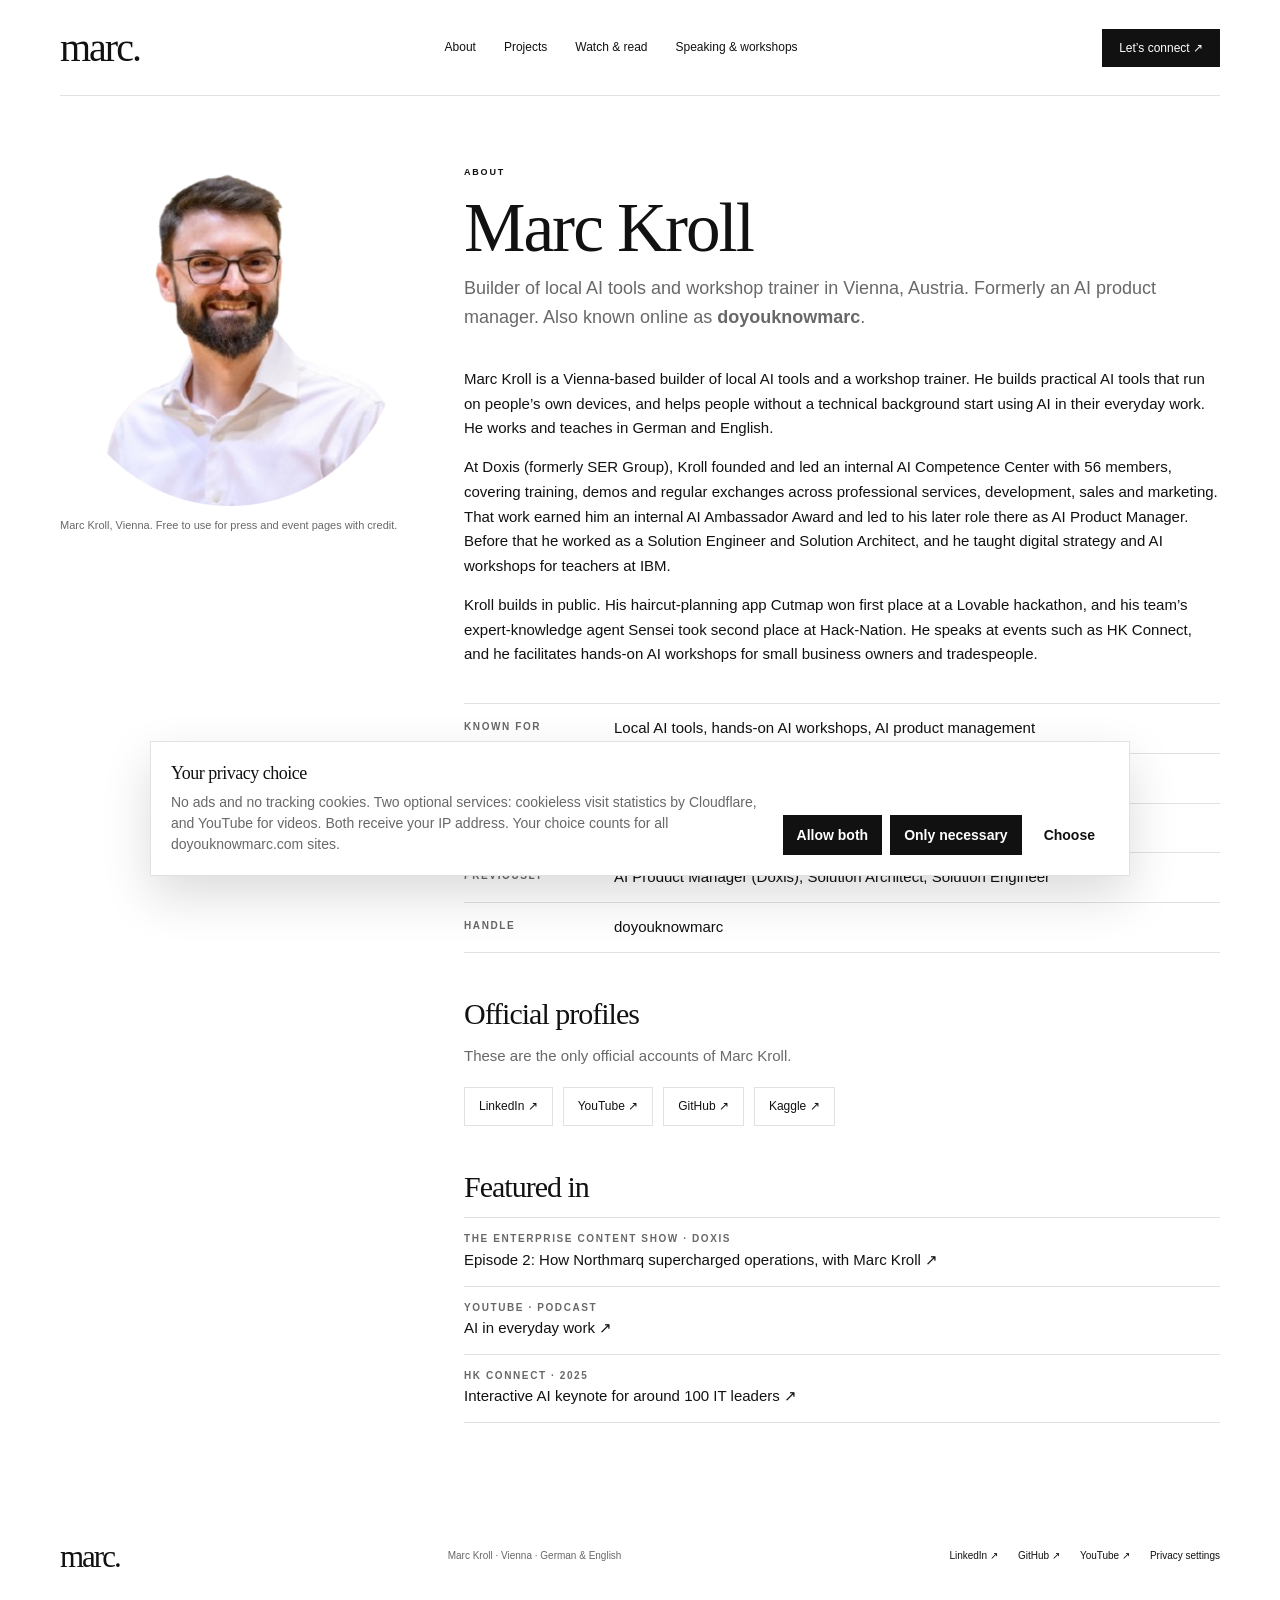
<file: about/index.html>
<!doctype html>
<html lang="en"><head>
<meta charset="utf-8"><meta name="viewport" content="width=device-width,initial-scale=1">
<title>About Marc Kroll — builder of local AI tools and workshop trainer in Vienna</title>
<meta name="description" content="Marc Kroll (doyouknowmarc) builds local AI tools and runs hands-on AI workshops in Vienna, in German and English. Formerly AI Product Manager, Solution Architect and Solution Engineer in enterprise software.">
<link rel="canonical" href="https://doyouknowmarc.com/about/"><meta property="og:url" content="https://doyouknowmarc.com/about/">
<meta property="og:title" content="About Marc Kroll"><meta property="og:description" content="Vienna-based builder of local AI tools and workshop trainer, formerly AI Product Manager, Solution Architect and Solution Engineer in enterprise software."><meta property="og:type" content="profile"><meta property="og:image" content="https://doyouknowmarc.com/assets/marc-portrait.png">
<script type="application/ld+json">
{
  "@context": "https://schema.org",
  "@type": "ProfilePage",
  "@id": "https://doyouknowmarc.com/about/#page",
  "url": "https://doyouknowmarc.com/about/",
  "name": "About Marc Kroll",
  "dateModified": "2026-11-20",
  "isPartOf": { "@id": "https://doyouknowmarc.com/#website" },
  "mainEntity": {
    "@type": "Person",
    "@id": "https://doyouknowmarc.com/#person",
    "name": "Marc Kroll",
    "alternateName": "doyouknowmarc",
    "description": "Vienna-based builder of local AI tools and workshop trainer, formerly AI Product Manager, Solution Architect and Solution Engineer in enterprise software.",
    "url": "https://doyouknowmarc.com/",
    "image": "https://doyouknowmarc.com/assets/marc-portrait.png",
    "alumniOf": { "@type": "Organization", "name": "Doxis", "alternateName": "SER Group", "url": "https://www.doxis.com/" },
    "homeLocation": { "@type": "Place", "name": "Vienna, Austria" },
    "knowsLanguage": ["de", "en"],
    "sameAs": [
      "https://www.linkedin.com/in/doyouknowmarc/",
      "https://www.youtube.com/@doyouknowmarc",
      "https://github.com/doyouknowmarc",
      "https://www.kaggle.com/doyouknowmarc"
    ]
  }
}
</script>
<meta name="theme-color" content="#ffffff"><link rel="icon" href="../favicon.ico" sizes="48x48"><link rel="icon" href="../favicon-32.png" type="image/png" sizes="32x32"><link rel="icon" href="../icon-192.png" type="image/png" sizes="192x192"><link rel="apple-touch-icon" href="../apple-touch-icon.png"><link rel="stylesheet" href="../styles.css">
<style>
.about{display:grid;grid-template-columns:minmax(0,340px) minmax(0,1fr);gap:64px;padding:70px 0 90px;align-items:start}
.about figure img{width:100%;height:auto;display:block}

.about figcaption{font-size:11px;color:var(--muted);margin-top:10px}
.about h1{font-size:clamp(44px,5.4vw,73px);margin:10px 0 8px}
.about .descriptor{font-size:18px;color:var(--muted);margin-bottom:34px}
.about h2{font-size:30px;letter-spacing:-1px;margin:44px 0 14px}
.about p+p{margin-top:14px}
.facts{display:grid;grid-template-columns:150px 1fr;border-top:1px solid var(--line);margin-top:36px}
.facts dt,.facts dd{margin:0;padding:12px 0;border-bottom:1px solid var(--line)}
.facts dt{font-size:10px;letter-spacing:1.6px;font-weight:600;color:var(--muted);padding-top:15px}
.profiles{display:flex;flex-wrap:wrap;gap:10px;margin-top:18px}
.profiles a{border:1px solid var(--line);padding:9px 14px;font-size:12px}
.profiles a:hover{border-color:#111;text-decoration:none}
.press{list-style:none;padding:0;margin:0;border-top:1px solid var(--line)}
.press li{padding:13px 0;border-bottom:1px solid var(--line)}
.press .src{display:block;font-size:10px;letter-spacing:1.6px;font-weight:600;color:var(--muted)}
@media(max-width:820px){.about{grid-template-columns:1fr;gap:34px;padding-top:40px}.about figure{max-width:260px}.facts{grid-template-columns:110px 1fr}}
</style>
<script type="module" src="../assets/consent/dykm-consent.js"></script></head><body>
<a class="skip" href="#main">Skip to content</a>
<header class="header wrap"><a href="../" class="wordmark" aria-label="Marc Kroll home">marc<span>.</span></a><nav aria-label="Main navigation"><a href="./" aria-current="page">About</a><a href="../#work">Projects</a><a href="../#watch">Watch &amp; read</a><a href="../#community">Speaking &amp; workshops</a></nav><a class="button button-small" href="https://www.linkedin.com/in/doyouknowmarc/">Let’s connect ↗</a></header>
<main id="main" class="wrap">
<article class="about">
  <figure><img src="../assets/marc-portrait.png" width="332" height="332" alt="Marc Kroll" fetchpriority="high"><figcaption>Marc Kroll, Vienna. Free to use for press and event pages with credit.</figcaption></figure>
  <div>
    <p class="eyebrow">ABOUT</p>
    <h1>Marc Kroll</h1>
    <p class="descriptor">Builder of local AI tools and workshop trainer in Vienna, Austria. Formerly an AI product manager. Also known online as <strong>doyouknowmarc</strong>.</p>

    <p>Marc Kroll is a Vienna-based builder of local AI tools and a workshop trainer. He builds practical AI tools that run on people’s own devices, and helps people without a technical background start using AI in their everyday work. He works and teaches in German and English.</p>
    <p>At Doxis (formerly SER Group), Kroll founded and led an internal AI Competence Center with 56 members, covering training, demos and regular exchanges across professional services, development, sales and marketing. That work earned him an internal AI Ambassador Award and led to his later role there as AI Product Manager. Before that he worked as a Solution Engineer and Solution Architect, and he taught digital strategy and AI workshops for teachers at IBM.</p>
    <p>Kroll builds in public. His haircut-planning app Cutmap won first place at a Lovable hackathon, and his team’s expert-knowledge agent Sensei took second place at Hack-Nation. He speaks at events such as HK Connect, and he facilitates hands-on AI workshops for small business owners and tradespeople.</p>

    <dl class="facts">
      <dt>KNOWN FOR</dt><dd>Local AI tools, hands-on AI workshops, AI product management</dd>
      <dt>BASED IN</dt><dd>Vienna, Austria</dd>
      <dt>LANGUAGES</dt><dd>German, English</dd>
      <dt>PREVIOUSLY</dt><dd>AI Product Manager (Doxis), Solution Architect, Solution Engineer</dd>
      <dt>HANDLE</dt><dd>doyouknowmarc</dd>
    </dl>

    <h2>Official profiles</h2>
    <p class="muted">These are the only official accounts of Marc Kroll.</p>
    <div class="profiles">
      <a href="https://www.linkedin.com/in/doyouknowmarc/" rel="me">LinkedIn ↗</a>
      <a href="https://www.youtube.com/@doyouknowmarc" rel="me">YouTube ↗</a>
      <a href="https://github.com/doyouknowmarc" rel="me">GitHub ↗</a>
      <a href="https://www.kaggle.com/doyouknowmarc" rel="me">Kaggle ↗</a>
    </div>

    <h2>Featured in</h2>
    <ul class="press">
      <li><span class="src">THE ENTERPRISE CONTENT SHOW · DOXIS</span><a href="https://www.doxis.com/en/the-enterprise-content-show/episode-2">Episode 2: How Northmarq supercharged operations, with Marc Kroll ↗</a></li>
      <li><span class="src">YOUTUBE · PODCAST</span><a href="https://www.youtube.com/watch?v=0C4dO7WZmmM">AI in everyday work ↗</a></li>
      <li><span class="src">HK CONNECT · 2025</span><a href="https://www.youtube.com/watch?v=_8RWGRNtjNM">Interactive AI keynote for around 100 IT leaders ↗</a></li>
    </ul>
  </div>
</article>
</main>
<footer class="footer wrap"><a class="wordmark" href="../">marc.</a><p>Marc Kroll · Vienna · German &amp; English</p><div><a href="https://www.linkedin.com/in/doyouknowmarc/" rel="me">LinkedIn ↗</a><a href="https://github.com/doyouknowmarc" rel="me">GitHub ↗</a><a href="https://www.youtube.com/@doyouknowmarc" rel="me">YouTube ↗</a><button class="linklike" type="button" data-ck-footer-link>Privacy settings</button></div></footer>
</body></html>
</file>
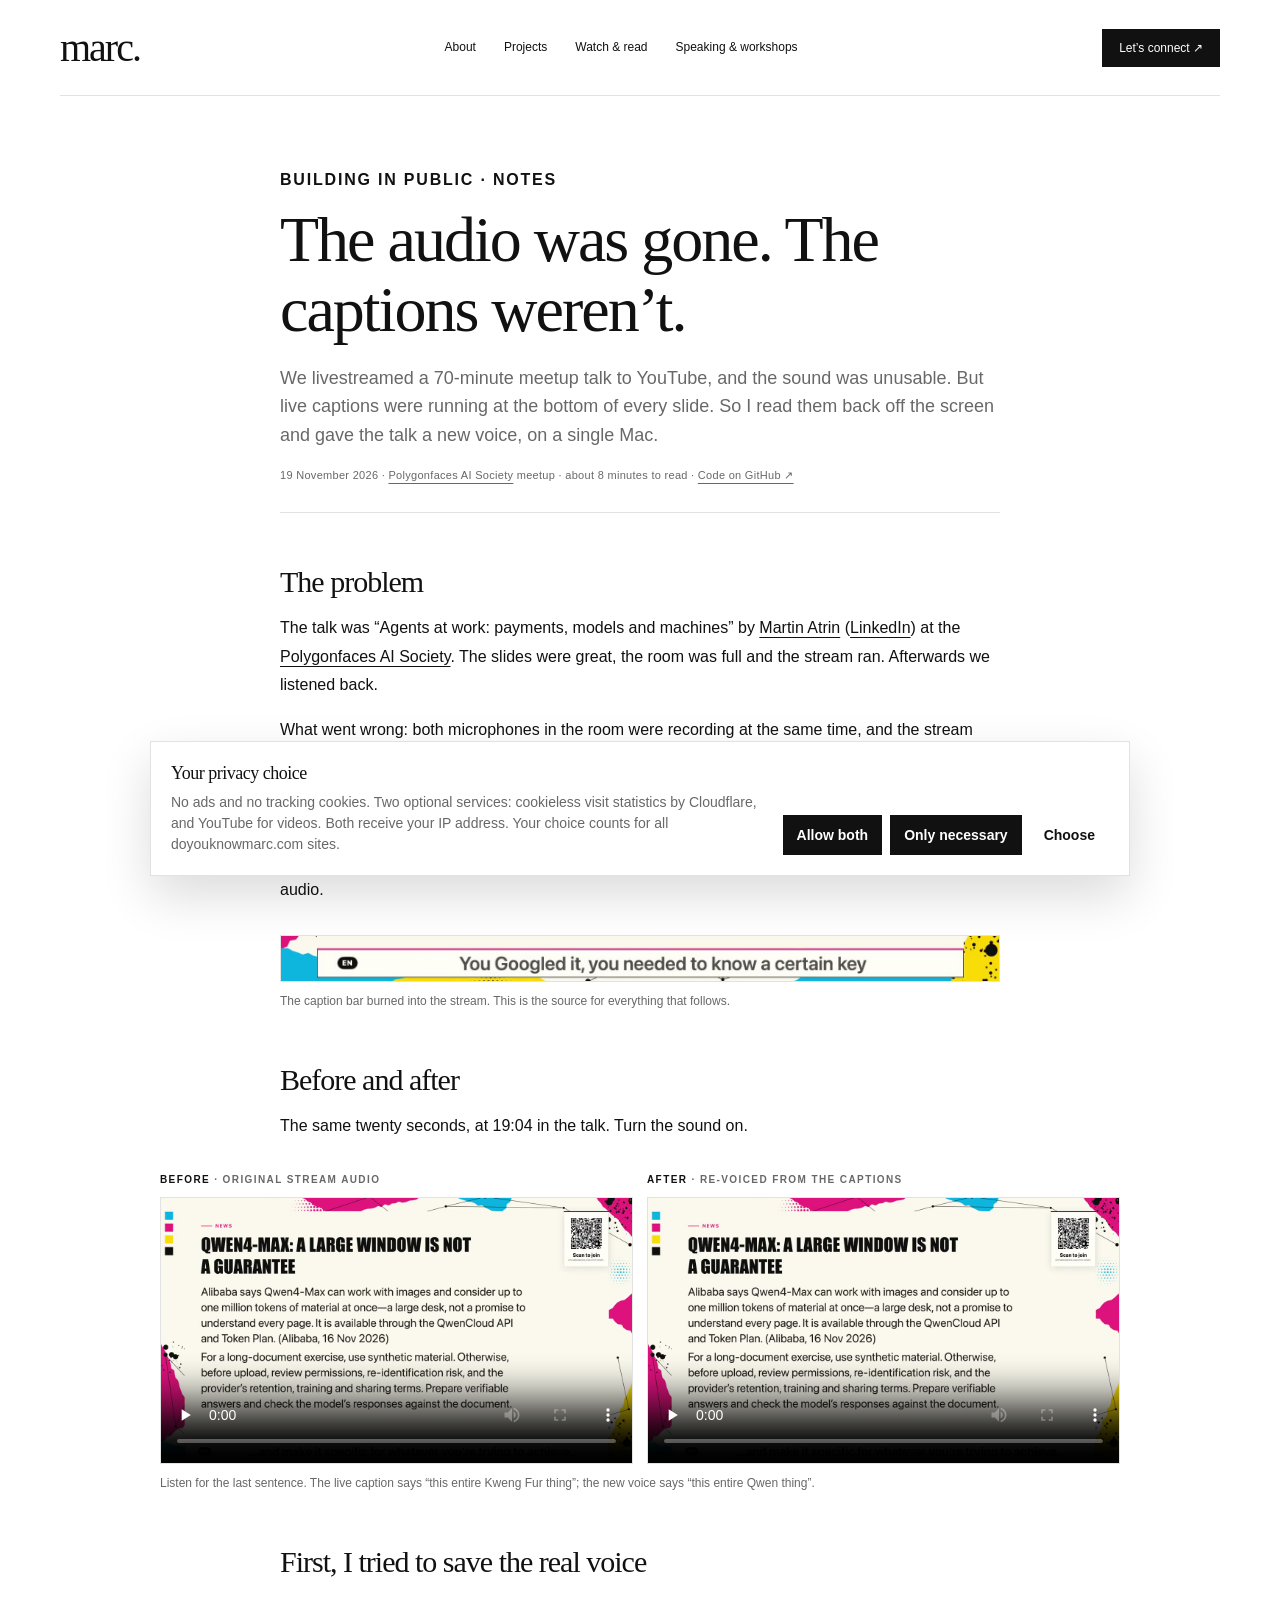
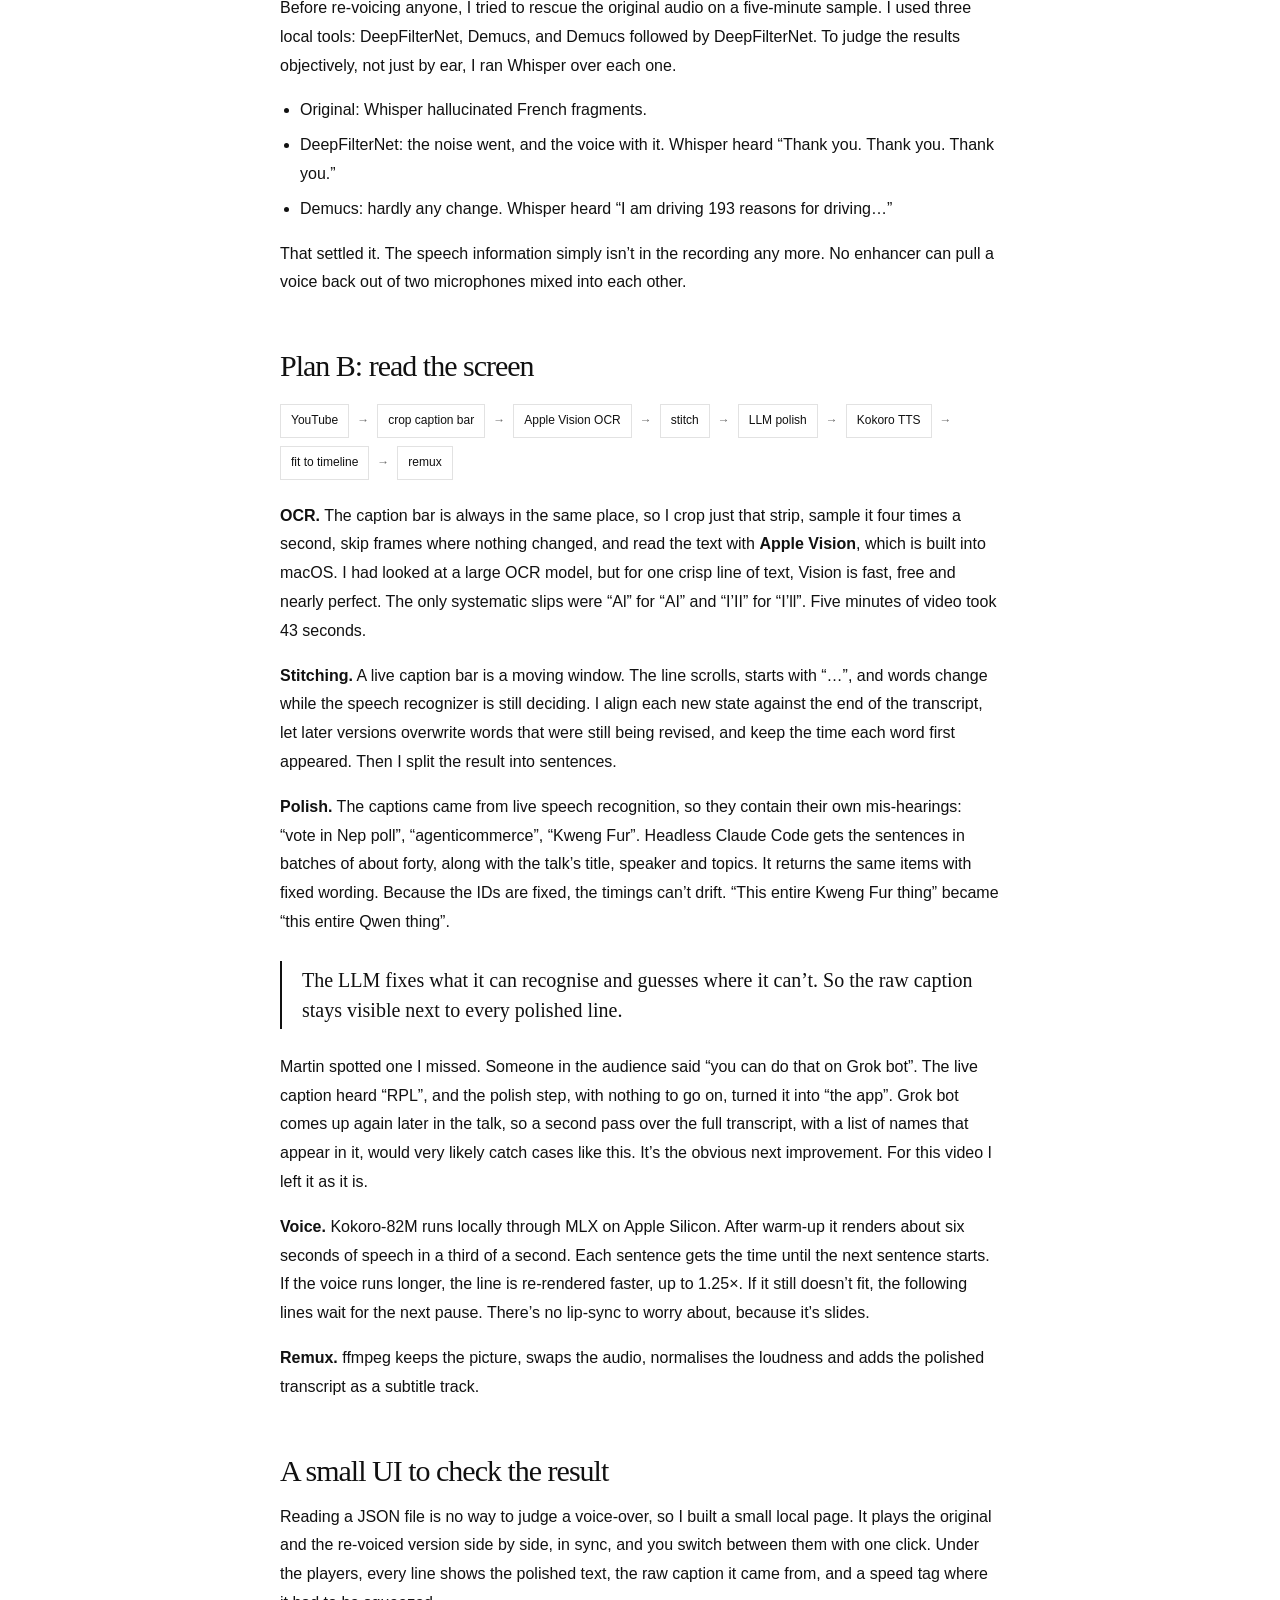
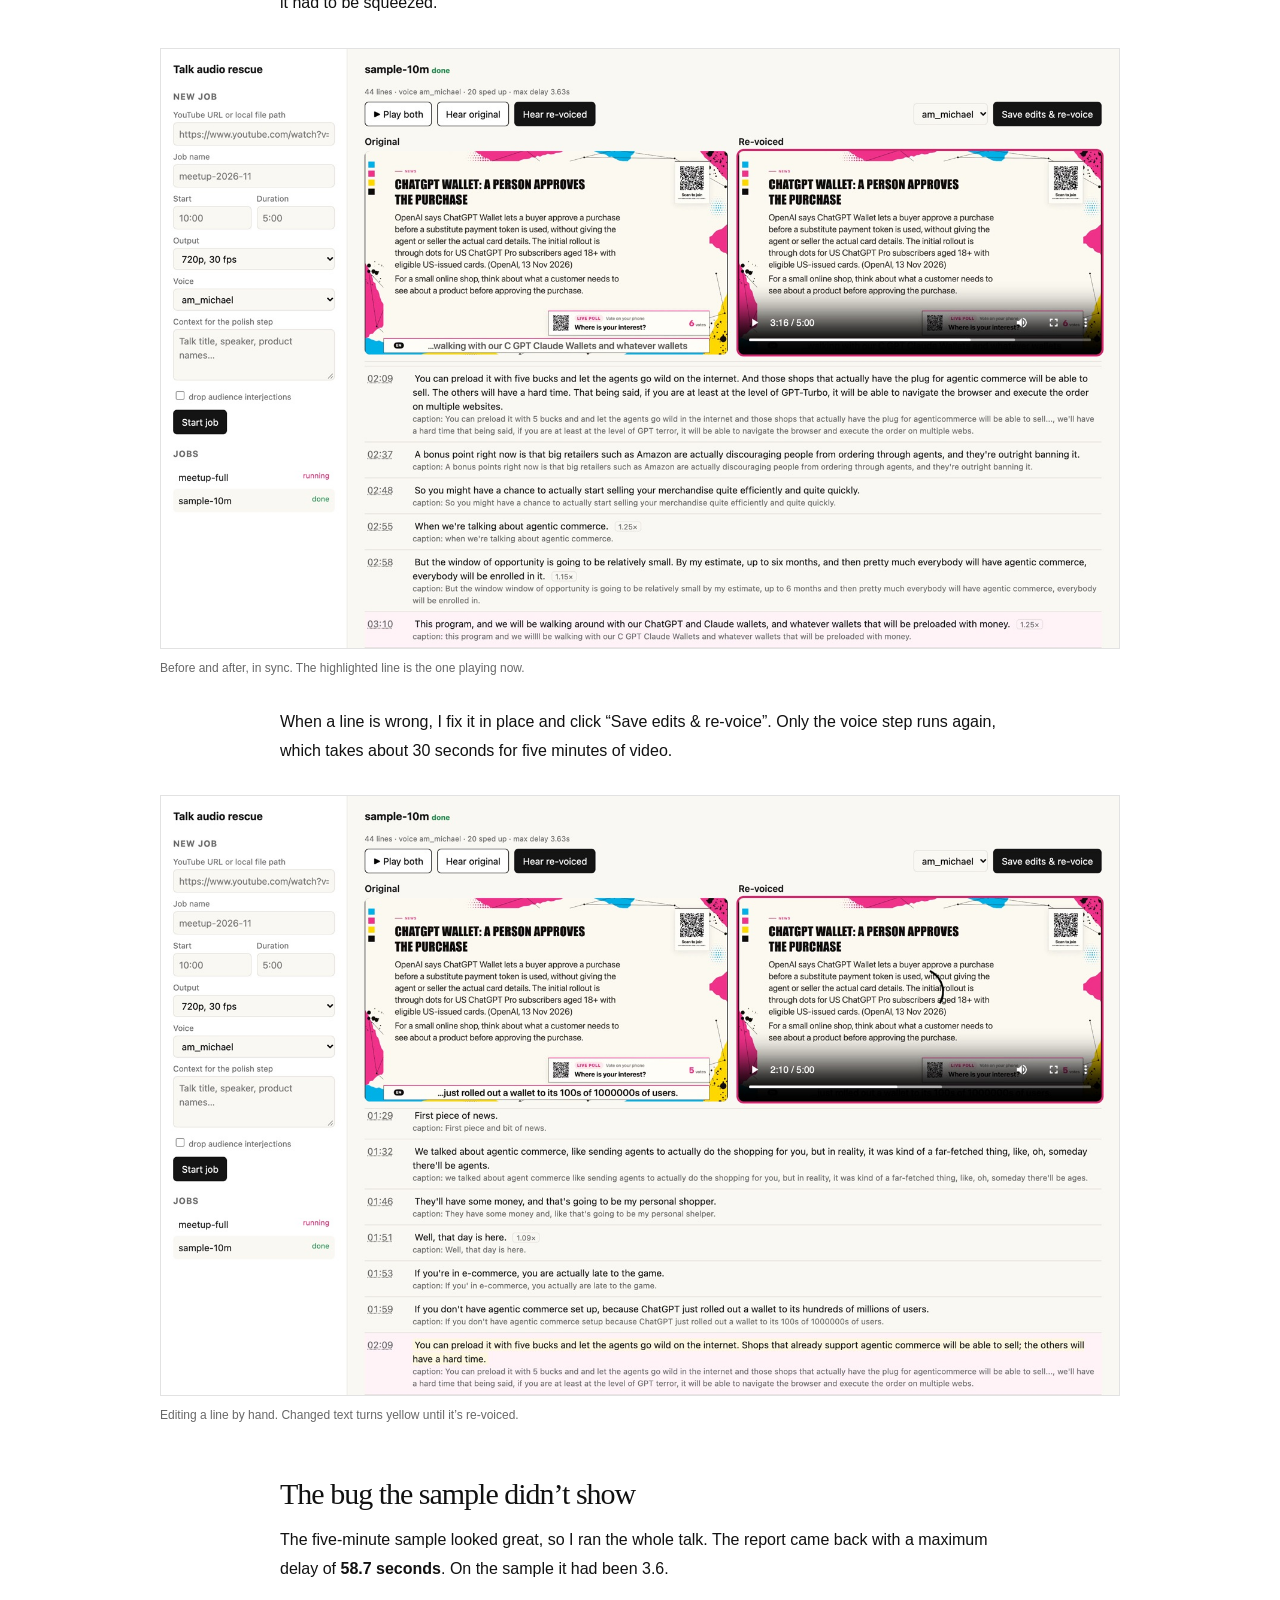
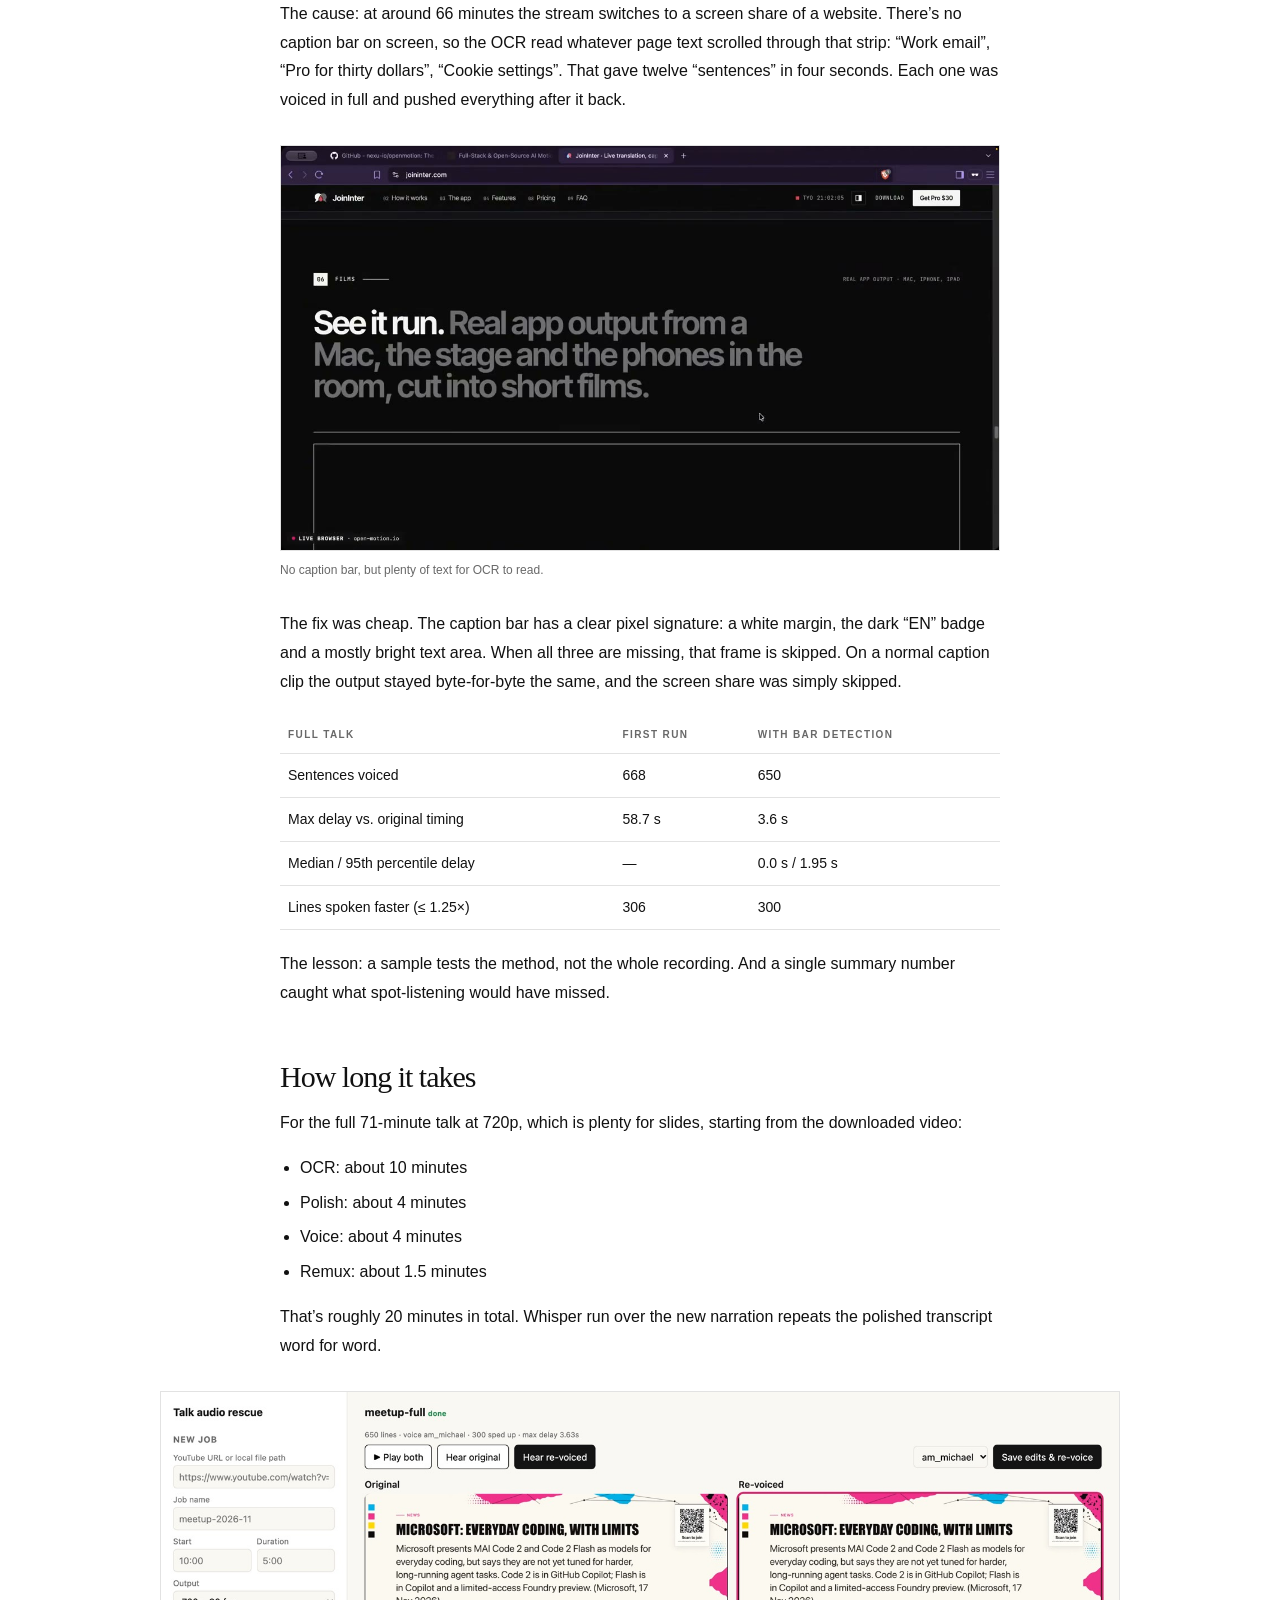
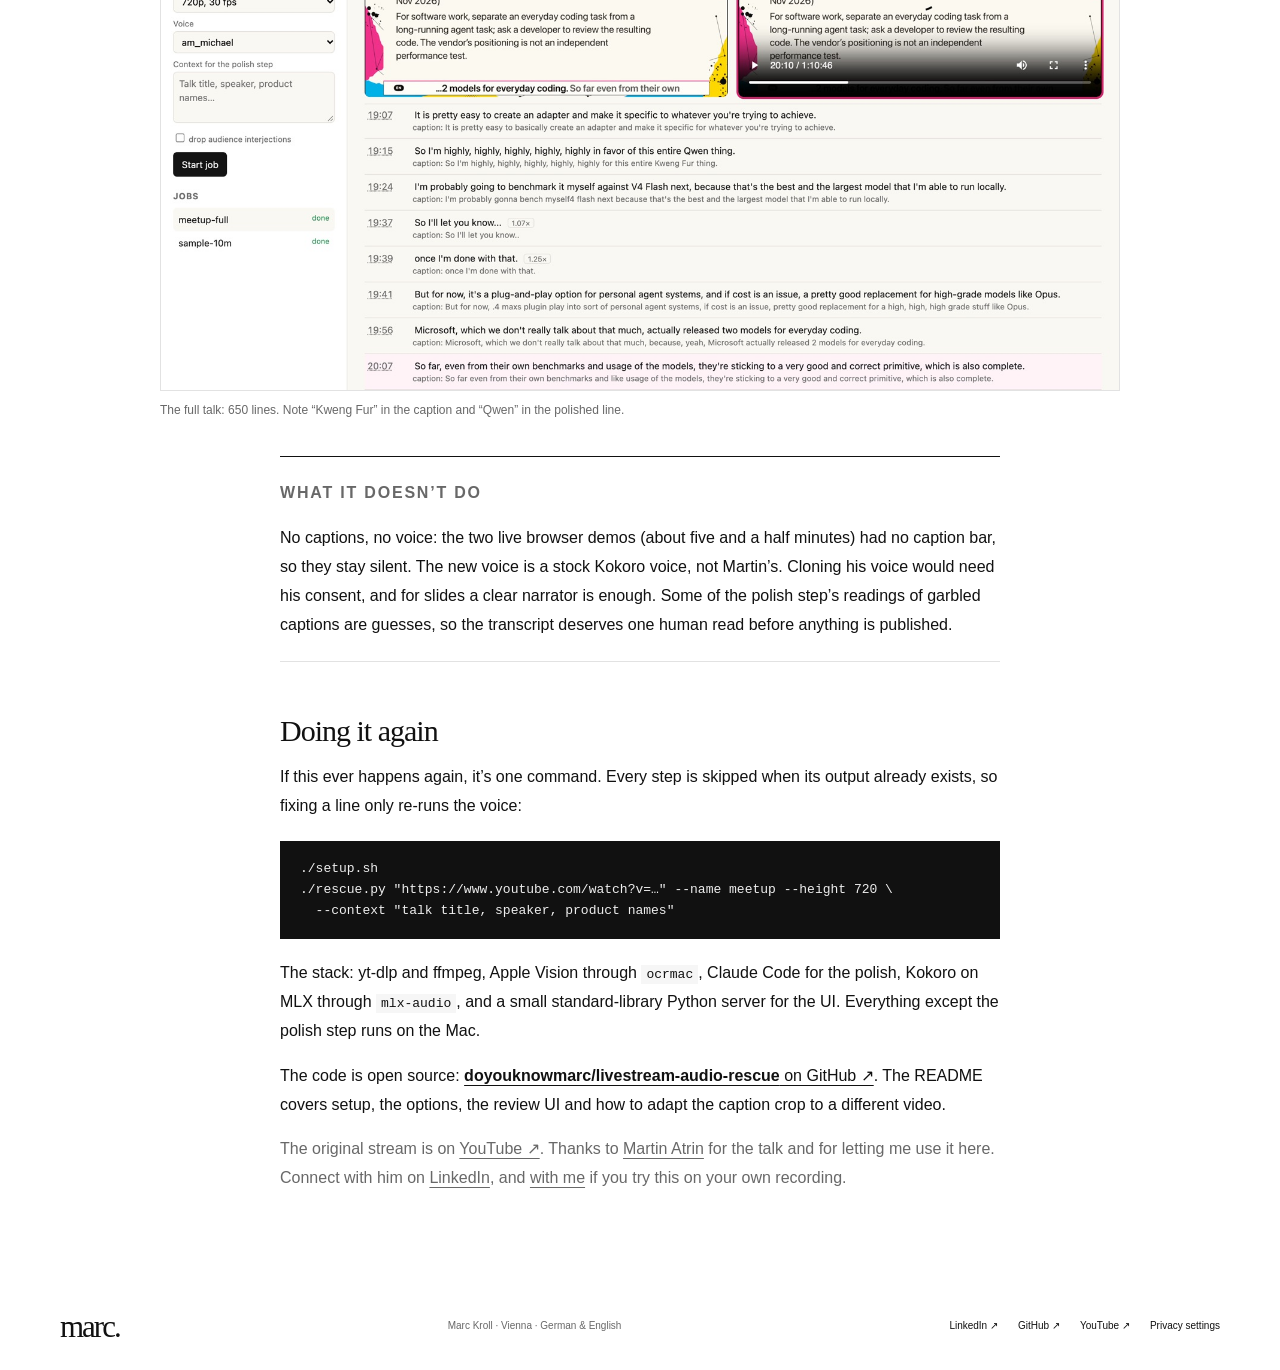
<file: blog/livestream-audio-rescue/index.html>
<!doctype html>
<html lang="en"><head>
<meta charset="utf-8"><meta name="viewport" content="width=device-width,initial-scale=1">
<title>The audio was gone. The captions weren’t. — Marc Kroll</title>
<meta name="description" content="Our meetup livestream had unusable audio, but live captions were burned into the video. How I read them back with OCR, cleaned them up with an LLM and re-voiced 70 minutes locally on a Mac.">
<link rel="canonical" href="https://doyouknowmarc.com/blog/livestream-audio-rescue/"><meta property="og:url" content="https://doyouknowmarc.com/blog/livestream-audio-rescue/">
<meta name="author" content="Marc Kroll">
<meta name="keywords" content="audio restoration, live captions, OCR, Apple Vision, Kokoro TTS, MLX, text to speech, livestream, ffmpeg, Claude Code, AI meetup">
<meta name="robots" content="index,follow,max-image-preview:large">
<meta property="og:site_name" content="Marc Kroll"><meta property="og:locale" content="en_US">
<meta property="og:title" content="The audio was gone. The captions weren’t."><meta property="og:description" content="Rescuing a 70-minute meetup livestream by re-voicing its burned-in live captions. Before/after clip, write-up and open-source code."><meta property="og:type" content="article">
<meta property="og:image" content="https://doyouknowmarc.com/assets/media/audio-rescue-social.jpg"><meta property="og:image:width" content="1200"><meta property="og:image:height" content="630"><meta property="og:image:alt" content="The audio was gone. The captions weren’t. Caption: this entire Kweng Fur thing. Re-voiced: this entire Qwen thing.">
<meta property="og:video" content="https://doyouknowmarc.com/assets/media/audio-rescue-after.mp4"><meta property="og:video:type" content="video/mp4"><meta property="og:video:width" content="1280"><meta property="og:video:height" content="720">
<meta property="article:published_time" content="2026-11-19"><meta property="article:modified_time" content="2026-11-19"><meta property="article:author" content="https://www.linkedin.com/in/doyouknowmarc/"><meta property="article:tag" content="AI"><meta property="article:tag" content="Text to speech"><meta property="article:tag" content="OCR">
<meta name="twitter:card" content="summary_large_image"><meta name="twitter:title" content="The audio was gone. The captions weren’t."><meta name="twitter:description" content="Rescuing a 70-minute meetup livestream by re-voicing its burned-in live captions."><meta name="twitter:image" content="https://doyouknowmarc.com/assets/media/audio-rescue-social.jpg">
<script type="application/ld+json">
{
  "@context": "https://schema.org",
  "@graph": [
    {
      "@type": "BlogPosting",
      "@id": "https://doyouknowmarc.com/blog/livestream-audio-rescue/#post",
      "url": "https://doyouknowmarc.com/blog/livestream-audio-rescue/",
      "mainEntityOfPage": "https://doyouknowmarc.com/blog/livestream-audio-rescue/",
      "headline": "The audio was gone. The captions weren’t.",
      "description": "Rescuing a 70-minute meetup livestream by re-voicing its burned-in live captions: OCR with Apple Vision, LLM clean-up and Kokoro text-to-speech on MLX.",
      "image": ["https://doyouknowmarc.com/assets/media/audio-rescue-social.jpg", "https://doyouknowmarc.com/assets/media/audio-rescue-03-compare.jpg"],
      "datePublished": "2026-11-19",
      "dateModified": "2026-11-19",
      "inLanguage": "en",
      "keywords": ["audio restoration", "live captions", "OCR", "Apple Vision", "Kokoro", "MLX", "text to speech", "livestream"],
      "author": { "@id": "https://doyouknowmarc.com/#person" },
      "publisher": { "@id": "https://doyouknowmarc.com/#person" },
      "isPartOf": { "@id": "https://doyouknowmarc.com/#website" },
      "about": { "@id": "https://doyouknowmarc.com/blog/livestream-audio-rescue/#talk" },
      "mentions": [{ "@id": "https://doyouknowmarc.com/blog/livestream-audio-rescue/#martin" }, { "@id": "https://doyouknowmarc.com/blog/livestream-audio-rescue/#code" }],
      "video": [{ "@id": "https://doyouknowmarc.com/blog/livestream-audio-rescue/#before" }, { "@id": "https://doyouknowmarc.com/blog/livestream-audio-rescue/#after" }]
    },
    {
      "@type": "Person",
      "@id": "https://doyouknowmarc.com/blog/livestream-audio-rescue/#martin",
      "name": "Martin Atrin",
      "url": "https://martinatrin.com/",
      "sameAs": ["https://martinatrin.com/", "https://www.linkedin.com/in/oh-damn/", "https://polygonface.com/"]
    },
    {
      "@type": "VideoObject",
      "@id": "https://doyouknowmarc.com/blog/livestream-audio-rescue/#talk",
      "name": "Agents at work: payments, models and machines",
      "description": "Martin Atrin’s talk at the Polygonfaces AI Society meetup, livestreamed to YouTube.",
      "url": "https://www.youtube.com/watch?v=Dng83kIb-BY",
      "embedUrl": "https://www.youtube.com/embed/Dng83kIb-BY",
      "thumbnailUrl": "https://i.ytimg.com/vi/Dng83kIb-BY/hqdefault.jpg",
      "uploadDate": "2026-11-18",
      "duration": "PT1H10M47S",
      "creator": { "@id": "https://doyouknowmarc.com/blog/livestream-audio-rescue/#martin" }
    },
    {
      "@type": "VideoObject",
      "@id": "https://doyouknowmarc.com/blog/livestream-audio-rescue/#before",
      "name": "Before: the original livestream audio (20 seconds)",
      "description": "Twenty seconds of the original stream at 19:04. Both microphones were recorded and mixed, so the speech is unintelligible.",
      "contentUrl": "https://doyouknowmarc.com/assets/media/audio-rescue-before.mp4",
      "thumbnailUrl": "https://doyouknowmarc.com/assets/media/audio-rescue-before-after-poster.jpg",
      "uploadDate": "2026-11-19",
      "duration": "PT20S"
    },
    {
      "@type": "VideoObject",
      "@id": "https://doyouknowmarc.com/blog/livestream-audio-rescue/#after",
      "name": "After: re-voiced from the burned-in live captions (20 seconds)",
      "description": "The same twenty seconds, re-voiced with Kokoro text-to-speech from OCR’d and cleaned-up live captions.",
      "contentUrl": "https://doyouknowmarc.com/assets/media/audio-rescue-after.mp4",
      "thumbnailUrl": "https://doyouknowmarc.com/assets/media/audio-rescue-before-after-poster.jpg",
      "uploadDate": "2026-11-19",
      "duration": "PT20S"
    },
    {
      "@type": "SoftwareSourceCode",
      "@id": "https://doyouknowmarc.com/blog/livestream-audio-rescue/#code",
      "name": "livestream-audio-rescue",
      "codeRepository": "https://github.com/doyouknowmarc/livestream-audio-rescue",
      "programmingLanguage": "Python",
      "runtimePlatform": "macOS on Apple Silicon",
      "author": { "@id": "https://doyouknowmarc.com/#person" }
    }
  ]
}
</script>
<meta name="theme-color" content="#ffffff"><link rel="icon" href="../../favicon.ico" sizes="48x48"><link rel="icon" href="../../favicon-32.png" type="image/png" sizes="32x32"><link rel="icon" href="../../icon-192.png" type="image/png" sizes="192x192"><link rel="apple-touch-icon" href="../../apple-touch-icon.png"><link rel="stylesheet" href="../../styles.css">
<style>
.post{max-width:720px;margin:0 auto;padding:70px 0 90px}
.post h1{font-size:clamp(40px,5vw,64px);margin:10px 0 18px}
.post .dek{font-size:18px;color:var(--muted);line-height:1.6;margin-bottom:12px}
.post .meta{font-size:11px;color:var(--muted);letter-spacing:.3px;border-bottom:1px solid var(--line);padding-bottom:26px;margin-bottom:34px}
.post h2{font-size:30px;letter-spacing:-1px;margin:52px 0 16px}
.post p,.post li{font-size:16px;line-height:1.8}
.post p+p{margin-top:16px}
.post ul,.post ol{padding-left:20px;margin:16px 0}
.post li+li{margin-top:6px}
.post a{text-decoration:underline;text-underline-offset:4px}
.post code{font-family:Menlo,Consolas,monospace;font-size:13px;background:var(--soft);padding:2px 5px}
.post pre{background:#111;color:#eee;padding:18px 20px;overflow:auto;font-size:13px;line-height:1.6;margin:20px 0}
.post pre code{background:none;padding:0;color:inherit}
.post figure{margin:30px 0}
.post figure.wide{margin-left:-120px;margin-right:-120px}
.post figure img{width:100%;height:auto;display:block;border:1px solid var(--line)}
.post figcaption{font-size:12px;color:var(--muted);margin-top:10px;line-height:1.6}
.post blockquote{margin:24px 0;padding:4px 0 4px 20px;border-left:2px solid #111;font-family:Georgia,serif;font-size:20px;line-height:1.5}
.pipeline{display:flex;flex-wrap:wrap;gap:8px;align-items:center;margin:22px 0;font-size:12px}
.pipeline span{border:1px solid var(--line);padding:6px 10px}
.pipeline i{font-style:normal;color:var(--muted)}
.post table{width:100%;border-collapse:collapse;margin:20px 0;font-size:14px}
.post th,.post td{text-align:left;padding:10px 8px;border-bottom:1px solid var(--line);vertical-align:top}
.post th{font-size:10px;letter-spacing:1.4px;font-weight:600;color:var(--muted)}
.post .num{font-variant-numeric:tabular-nums;white-space:nowrap}
.ba{display:grid;grid-template-columns:1fr 1fr;gap:14px}.ba video{width:100%;height:auto;display:block;border:1px solid var(--line);background:#000}.ba .lbl{font-size:10px;letter-spacing:1.4px;font-weight:600;color:var(--muted);margin-bottom:8px}.ba .lbl b{color:#111}
@media(max-width:650px){.ba{grid-template-columns:1fr}}
.callout{border-top:1px solid #111;border-bottom:1px solid var(--line);padding:22px 0;margin:36px 0}
.callout .eyebrow{color:var(--muted);margin-bottom:8px}
@media(max-width:1000px){.post figure.wide{margin-left:0;margin-right:0}}
@media(max-width:650px){.post{padding-top:40px}.post p,.post li{font-size:15px}.post h2{font-size:26px}}
</style>
<script type="module" src="../../assets/consent/dykm-consent.js"></script></head><body>
<a class="skip" href="#main">Skip to content</a>
<header class="header wrap"><a href="../../" class="wordmark" aria-label="Marc Kroll home">marc<span>.</span></a><nav aria-label="Main navigation"><a href="../../about/">About</a><a href="../../#work">Projects</a><a href="../../#watch">Watch &amp; read</a><a href="../../#community">Speaking &amp; workshops</a></nav><a class="button button-small" href="https://www.linkedin.com/in/doyouknowmarc/">Let’s connect ↗</a></header>
<main id="main" class="wrap">
<article class="post">
  <p class="eyebrow">BUILDING IN PUBLIC · NOTES</p>
  <h1>The audio was gone. The captions weren’t.</h1>
  <p class="dek">We livestreamed a 70-minute meetup talk to YouTube, and the sound was unusable. But live captions were running at the bottom of every slide. So I read them back off the screen and gave the talk a new voice, on a single Mac.</p>
  <p class="meta">19 November 2026 · <a href="https://polygonface.com/">Polygonfaces AI Society</a> meetup · about 8 minutes to read · <a href="https://github.com/doyouknowmarc/livestream-audio-rescue">Code on GitHub ↗</a></p>

  <h2>The problem</h2>
  <p>The talk was “Agents at work: payments, models and machines” by <a href="https://martinatrin.com/">Martin Atrin</a> (<a href="https://www.linkedin.com/in/oh-damn/">LinkedIn</a>) at the <a href="https://polygonface.com/">Polygonfaces AI Society</a>. The slides were great, the room was full and the stream ran. Afterwards we listened back.</p>
  <p>What went wrong: both microphones in the room were recording at the same time, and the stream mixed them into one track. The two signals smeared over each other. The voice ended up roughly 2&nbsp;dB above the noise. You could tell someone was talking, but not what he was saying.</p>
  <p>One thing had worked perfectly: a live-caption bar along the bottom of the slides. Every word that was said, give or take the usual speech-recognition slips, was already in the video. It just wasn’t in the audio.</p>
  <figure>
    <img src="../../assets/media/audio-rescue-caption-bar.jpg" width="1600" height="100" alt="The live caption bar from the stream: an EN badge and the line “You Googled it, you needed to know a certain key…”" loading="lazy" decoding="async">
    <figcaption>The caption bar burned into the stream. This is the source for everything that follows.</figcaption>
  </figure>

  <h2>Before and after</h2>
  <p>The same twenty seconds, at 19:04 in the talk. Turn the sound on.</p>
  <figure class="wide">
    <div class="ba">
      <div><p class="lbl"><b>BEFORE</b> · ORIGINAL STREAM AUDIO</p><video controls preload="none" playsinline poster="../../assets/media/audio-rescue-before-after-poster.jpg" width="1280" height="720" src="../../assets/media/audio-rescue-before.mp4" aria-label="Before: 20 seconds of the original livestream audio"></video></div>
      <div><p class="lbl"><b>AFTER</b> · RE-VOICED FROM THE CAPTIONS</p><video controls preload="none" playsinline poster="../../assets/media/audio-rescue-before-after-poster.jpg" width="1280" height="720" src="../../assets/media/audio-rescue-after.mp4" aria-label="After: the same 20 seconds, re-voiced from the live captions"></video></div>
    </div>
    <figcaption>Listen for the last sentence. The live caption says “this entire Kweng Fur thing”; the new voice says “this entire Qwen thing”.</figcaption>
  </figure>

  <h2>First, I tried to save the real voice</h2>
  <p>Before re-voicing anyone, I tried to rescue the original audio on a five-minute sample. I used three local tools: DeepFilterNet, Demucs, and Demucs followed by DeepFilterNet. To judge the results objectively, not just by ear, I ran Whisper over each one.</p>
  <ul>
    <li>Original: Whisper hallucinated French fragments.</li>
    <li>DeepFilterNet: the noise went, and the voice with it. Whisper heard “Thank you. Thank you. Thank you.”</li>
    <li>Demucs: hardly any change. Whisper heard “I am driving 193 reasons for driving…”</li>
  </ul>
  <p>That settled it. The speech information simply isn’t in the recording any more. No enhancer can pull a voice back out of two microphones mixed into each other.</p>

  <h2>Plan B: read the screen</h2>
  <div class="pipeline" aria-label="Pipeline"><span>YouTube</span><i>→</i><span>crop caption bar</span><i>→</i><span>Apple Vision OCR</span><i>→</i><span>stitch</span><i>→</i><span>LLM polish</span><i>→</i><span>Kokoro TTS</span><i>→</i><span>fit to timeline</span><i>→</i><span>remux</span></div>
  <p><strong>OCR.</strong> The caption bar is always in the same place, so I crop just that strip, sample it four times a second, skip frames where nothing changed, and read the text with <strong>Apple Vision</strong>, which is built into macOS. I had looked at a large OCR model, but for one crisp line of text, Vision is fast, free and nearly perfect. The only systematic slips were “Al” for “AI” and “I’II” for “I’ll”. Five minutes of video took 43 seconds.</p>
  <p><strong>Stitching.</strong> A live caption bar is a moving window. The line scrolls, starts with “…”, and words change while the speech recognizer is still deciding. I align each new state against the end of the transcript, let later versions overwrite words that were still being revised, and keep the time each word first appeared. Then I split the result into sentences.</p>
  <p><strong>Polish.</strong> The captions came from live speech recognition, so they contain their own mis-hearings: “vote in Nep poll”, “agenticommerce”, “Kweng Fur”. Headless Claude Code gets the sentences in batches of about forty, along with the talk’s title, speaker and topics. It returns the same items with fixed wording. Because the IDs are fixed, the timings can’t drift. “This entire Kweng Fur thing” became “this entire Qwen thing”.</p>
  <blockquote>The LLM fixes what it can recognise and guesses where it can’t. So the raw caption stays visible next to every polished line.</blockquote>
  <p>Martin spotted one I missed. Someone in the audience said “you can do that on Grok bot”. The live caption heard “RPL”, and the polish step, with nothing to go on, turned it into “the app”. Grok bot comes up again later in the talk, so a second pass over the full transcript, with a list of names that appear in it, would very likely catch cases like this. It’s the obvious next improvement. For this video I left it as it is.</p>
  <p><strong>Voice.</strong> Kokoro-82M runs locally through MLX on Apple Silicon. After warm-up it renders about six seconds of speech in a third of a second. Each sentence gets the time until the next sentence starts. If the voice runs longer, the line is re-rendered faster, up to 1.25×. If it still doesn’t fit, the following lines wait for the next pause. There’s no lip-sync to worry about, because it’s slides.</p>
  <p><strong>Remux.</strong> ffmpeg keeps the picture, swaps the audio, normalises the loudness and adds the polished transcript as a subtitle track.</p>

  <h2>A small UI to check the result</h2>
  <p>Reading a JSON file is no way to judge a voice-over, so I built a small local page. It plays the original and the re-voiced version side by side, in sync, and you switch between them with one click. Under the players, every line shows the polished text, the raw caption it came from, and a speed tag where it had to be squeezed.</p>
  <figure class="wide">
    <img src="../../assets/media/audio-rescue-03-compare.jpg" width="1600" height="1000" alt="The comparison view: original and re-voiced players side by side above a transcript with raw captions and speed tags" loading="lazy" decoding="async">
    <figcaption>Before and after, in sync. The highlighted line is the one playing now.</figcaption>
  </figure>
  <p>When a line is wrong, I fix it in place and click “Save edits &amp; re-voice”. Only the voice step runs again, which takes about 30 seconds for five minutes of video.</p>
  <figure class="wide">
    <img src="../../assets/media/audio-rescue-04-edit-line.jpg" width="1600" height="1000" alt="Editing a transcript line: the edited sentence is highlighted in yellow" loading="lazy" decoding="async">
    <figcaption>Editing a line by hand. Changed text turns yellow until it’s re-voiced.</figcaption>
  </figure>

  <h2>The bug the sample didn’t show</h2>
  <p>The five-minute sample looked great, so I ran the whole talk. The report came back with a maximum delay of <strong>58.7 seconds</strong>. On the sample it had been 3.6.</p>
  <p>The cause: at around 66 minutes the stream switches to a screen share of a website. There’s no caption bar on screen, so the OCR read whatever page text scrolled through that strip: “Work email”, “Pro for thirty dollars”, “Cookie settings”. That gave twelve “sentences” in four seconds. Each one was voiced in full and pushed everything after it back.</p>
  <figure>
    <img src="../../assets/media/audio-rescue-screen-share.jpg" width="1280" height="720" alt="The screen-share segment: a product website in a browser, with no caption bar" loading="lazy" decoding="async">
    <figcaption>No caption bar, but plenty of text for OCR to read.</figcaption>
  </figure>
  <p>The fix was cheap. The caption bar has a clear pixel signature: a white margin, the dark “EN” badge and a mostly bright text area. When all three are missing, that frame is skipped. On a normal caption clip the output stayed byte-for-byte the same, and the screen share was simply skipped.</p>
  <table>
    <thead><tr><th>FULL TALK</th><th>FIRST RUN</th><th>WITH BAR DETECTION</th></tr></thead>
    <tbody>
      <tr><td>Sentences voiced</td><td class="num">668</td><td class="num">650</td></tr>
      <tr><td>Max delay vs. original timing</td><td class="num">58.7&nbsp;s</td><td class="num">3.6&nbsp;s</td></tr>
      <tr><td>Median / 95th percentile delay</td><td class="num">—</td><td class="num">0.0&nbsp;s / 1.95&nbsp;s</td></tr>
      <tr><td>Lines spoken faster (≤ 1.25×)</td><td class="num">306</td><td class="num">300</td></tr>
    </tbody>
  </table>
  <p>The lesson: a sample tests the method, not the whole recording. And a single summary number caught what spot-listening would have missed.</p>

  <h2>How long it takes</h2>
  <p>For the full 71-minute talk at 720p, which is plenty for slides, starting from the downloaded video:</p>
  <ul>
    <li>OCR: about 10 minutes</li>
    <li>Polish: about 4 minutes</li>
    <li>Voice: about 4 minutes</li>
    <li>Remux: about 1.5 minutes</li>
  </ul>
  <p>That’s roughly 20 minutes in total. Whisper run over the new narration repeats the polished transcript word for word.</p>
  <figure class="wide">
    <img src="../../assets/media/audio-rescue-05-full-job.jpg" width="1600" height="1000" alt="The finished full-length job: 650 lines, max delay 3.63 seconds, with the transcript around minute 19" loading="lazy" decoding="async">
    <figcaption>The full talk: 650 lines. Note “Kweng Fur” in the caption and “Qwen” in the polished line.</figcaption>
  </figure>

  <div class="callout">
    <p class="eyebrow">WHAT IT DOESN’T DO</p>
    <p>No captions, no voice: the two live browser demos (about five and a half minutes) had no caption bar, so they stay silent. The new voice is a stock Kokoro voice, not Martin’s. Cloning his voice would need his consent, and for slides a clear narrator is enough. Some of the polish step’s readings of garbled captions are guesses, so the transcript deserves one human read before anything is published.</p>
  </div>

  <h2>Doing it again</h2>
  <p>If this ever happens again, it’s one command. Every step is skipped when its output already exists, so fixing a line only re-runs the voice:</p>
<pre><code>./setup.sh
./rescue.py "https://www.youtube.com/watch?v=…" --name meetup --height 720 \
  --context "talk title, speaker, product names"</code></pre>
  <p>The stack: yt-dlp and ffmpeg, Apple Vision through <code>ocrmac</code>, Claude Code for the polish, Kokoro on MLX through <code>mlx-audio</code>, and a small standard-library Python server for the UI. Everything except the polish step runs on the Mac.</p>
  <p>The code is open source: <a href="https://github.com/doyouknowmarc/livestream-audio-rescue"><strong>doyouknowmarc/livestream-audio-rescue</strong> on GitHub ↗</a>. The README covers setup, the options, the review UI and how to adapt the caption crop to a different video.</p>
  <p class="muted">The original stream is on <a href="https://www.youtube.com/watch?v=Dng83kIb-BY">YouTube ↗</a>. Thanks to <a href="https://martinatrin.com/">Martin Atrin</a> for the talk and for letting me use it here. Connect with him on <a href="https://www.linkedin.com/in/oh-damn/">LinkedIn</a>, and <a href="https://www.linkedin.com/in/doyouknowmarc/">with me</a> if you try this on your own recording.</p>
</article>
</main>
<footer class="footer wrap"><a class="wordmark" href="../../">marc.</a><p>Marc Kroll · Vienna · German &amp; English</p><div><a href="https://www.linkedin.com/in/doyouknowmarc/" rel="me">LinkedIn ↗</a><a href="https://github.com/doyouknowmarc" rel="me">GitHub ↗</a><a href="https://www.youtube.com/@doyouknowmarc" rel="me">YouTube ↗</a><button class="linklike" type="button" data-ck-footer-link>Privacy settings</button></div></footer>
</body></html>
</file>
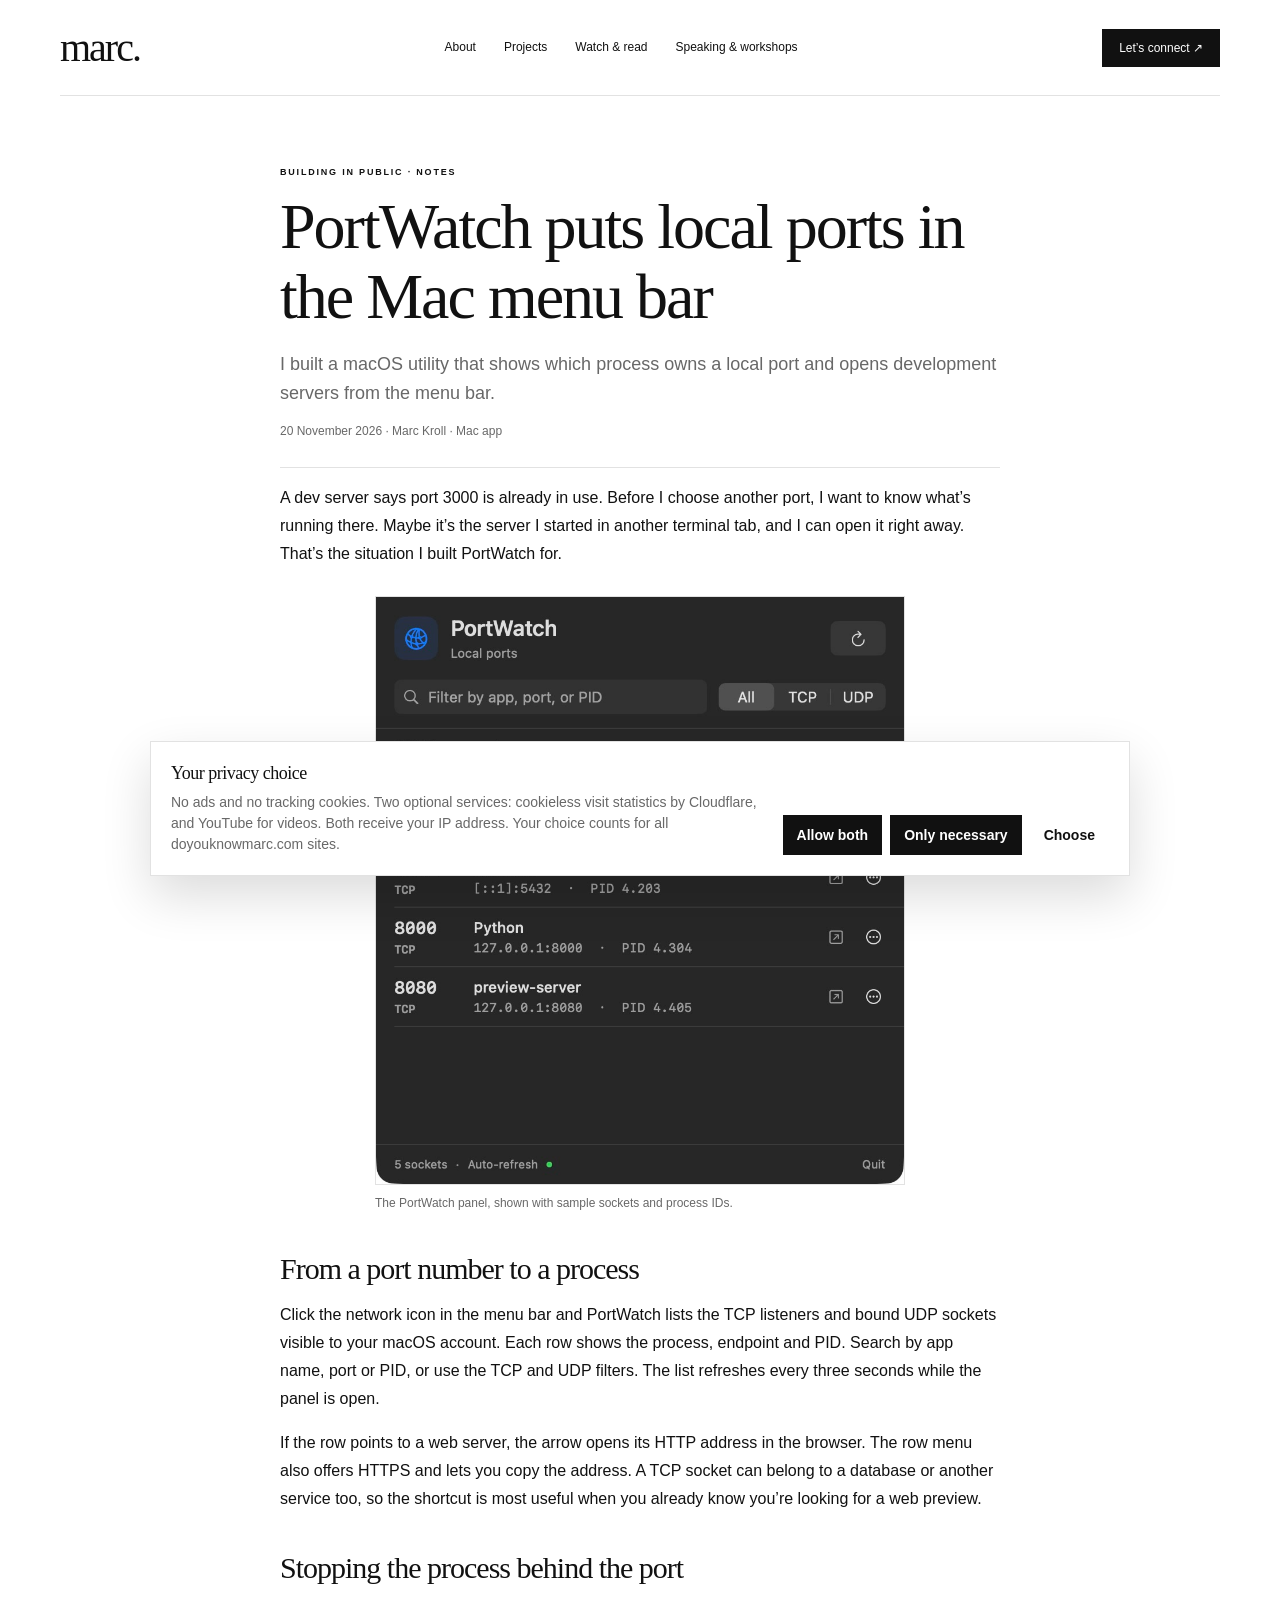
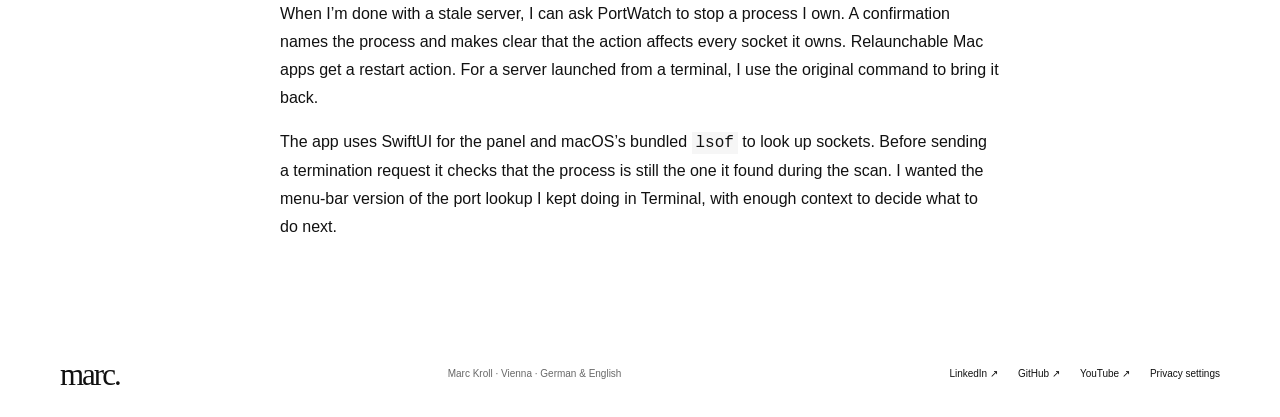
<file: blog/portwatch/index.html>
<!doctype html>
<html lang="en">
<head>
  <meta charset="utf-8">
  <meta name="viewport" content="width=device-width, initial-scale=1">
  <title>PortWatch puts local ports in the Mac menu bar — Marc Kroll</title>
  <meta name="description" content="I built a macOS utility that shows which process owns a local port and opens development servers from the menu bar.">
  <meta name="author" content="Marc Kroll">
  <meta name="robots" content="index,follow,max-image-preview:large">
  <link rel="canonical" href="https://doyouknowmarc.com/blog/portwatch/">
  <meta name="keywords" content="PortWatch, macOS menu bar, local ports, lsof, port in use, developer tools, SwiftUI">
  <meta property="og:site_name" content="Marc Kroll"><meta property="og:locale" content="en_US"><meta property="og:type" content="article">
  <meta property="og:url" content="https://doyouknowmarc.com/blog/portwatch/"><meta property="og:title" content="PortWatch puts local ports in the Mac menu bar"><meta property="og:description" content="I built a macOS utility that shows which process owns a local port and opens development servers from the menu bar.">
  <meta property="og:image" content="https://doyouknowmarc.com/blog/portwatch/panel.jpg"><meta property="og:image:width" content="920"><meta property="og:image:height" content="1024">
  <meta property="article:published_time" content="2026-11-20"><meta property="article:author" content="https://www.linkedin.com/in/doyouknowmarc/"><meta property="article:tag" content="macOS"><meta property="article:tag" content="Developer tools"><meta property="article:tag" content="SwiftUI">
  <meta name="twitter:card" content="summary_large_image"><meta name="twitter:title" content="PortWatch puts local ports in the Mac menu bar"><meta name="twitter:description" content="I built a macOS utility that shows which process owns a local port and opens development servers from the menu bar."><meta name="twitter:image" content="https://doyouknowmarc.com/blog/portwatch/panel.jpg">
  <script type="application/ld+json">
{
  "@context": "https://schema.org",
  "@graph": [
    {
      "@type": "BlogPosting",
      "@id": "https://doyouknowmarc.com/blog/portwatch/#post",
      "url": "https://doyouknowmarc.com/blog/portwatch/",
      "mainEntityOfPage": "https://doyouknowmarc.com/blog/portwatch/",
      "headline": "PortWatch puts local ports in the Mac menu bar",
      "description": "I built a macOS utility that shows which process owns a local port and opens development servers from the menu bar.",
      "image": [
        "https://doyouknowmarc.com/blog/portwatch/panel.jpg"
      ],
      "datePublished": "2026-11-20",
      "dateModified": "2026-11-20",
      "inLanguage": "en",
      "keywords": [
        "PortWatch",
        "macOS menu bar",
        "local ports",
        "lsof",
        "port in use",
        "developer tools",
        "SwiftUI"
      ],
      "author": {
        "@id": "https://doyouknowmarc.com/#person"
      },
      "publisher": {
        "@id": "https://doyouknowmarc.com/#person"
      },
      "isPartOf": {
        "@id": "https://doyouknowmarc.com/#website"
      },
      "about": {
        "@id": "https://doyouknowmarc.com/blog/portwatch/#app"
      }
    },
    {
      "@type": "SoftwareApplication",
      "@id": "https://doyouknowmarc.com/blog/portwatch/#app",
      "name": "PortWatch",
      "applicationCategory": "DeveloperApplication",
      "operatingSystem": "macOS",
      "author": {
        "@id": "https://doyouknowmarc.com/#person"
      },
      "screenshot": "https://doyouknowmarc.com/blog/portwatch/panel.jpg"
    }
  ]
}
  </script>
  <meta name="theme-color" content="#ffffff">
  <link rel="icon" href="../../favicon.ico" sizes="48x48">
  <link rel="apple-touch-icon" href="../../apple-touch-icon.png">
  <link rel="stylesheet" href="../../styles.css">
  <link rel="stylesheet" href="../build-notes.css">
  <script type="module" src="../../assets/consent/dykm-consent.js"></script>
</head>
<body>
<a class="skip" href="#main">Skip to content</a>
<header class="header wrap"><a href="../../" class="wordmark" aria-label="Marc Kroll home">marc<span>.</span></a><nav aria-label="Main navigation"><a href="../../about/">About</a><a href="../../#work">Projects</a><a href="../../#watch">Watch &amp; read</a><a href="../../#community">Speaking &amp; workshops</a></nav><a class="button button-small" href="https://www.linkedin.com/in/doyouknowmarc/">Let’s connect ↗</a></header>
<main id="main" class="wrap">
<article class="build-note">
  <p class="eyebrow">BUILDING IN PUBLIC · NOTES</p>
  <h1>PortWatch puts local ports in the Mac menu bar</h1>
  <p class="dek">I built a macOS utility that shows which process owns a local port and opens development servers from the menu bar.</p>
  <p class="byline"><time datetime="2026-11-20">20 November 2026</time> · Marc Kroll · Mac app</p>

<p>A dev server says port 3000 is already in use. Before I choose another port, I want to know what’s running there. Maybe it’s the server I started in another terminal tab, and I can open it right away. That’s the situation I built PortWatch for.</p>

  <figure class="figure-compact">
    <a href="panel.jpg"><img src="panel.jpg" width="920" height="1024" alt="PortWatch showing five example TCP and UDP sockets, with process names, addresses, PIDs and row actions." decoding="async"></a>
    <figcaption>The PortWatch panel, shown with sample sockets and process IDs.</figcaption>
  </figure>

  <h2>From a port number to a process</h2>
  <p>Click the network icon in the menu bar and PortWatch lists the TCP listeners and bound UDP sockets visible to your macOS account. Each row shows the process, endpoint and PID. Search by app name, port or PID, or use the TCP and UDP filters. The list refreshes every three seconds while the panel is open.</p>
  <p>If the row points to a web server, the arrow opens its HTTP address in the browser. The row menu also offers HTTPS and lets you copy the address. A TCP socket can belong to a database or another service too, so the shortcut is most useful when you already know you’re looking for a web preview.</p>

  <h2>Stopping the process behind the port</h2>
  <p>When I’m done with a stale server, I can ask PortWatch to stop a process I own. A confirmation names the process and makes clear that the action affects every socket it owns. Relaunchable Mac apps get a restart action. For a server launched from a terminal, I use the original command to bring it back.</p>
  <p>The app uses SwiftUI for the panel and macOS’s bundled <code>lsof</code> to look up sockets. Before sending a termination request it checks that the process is still the one it found during the scan. I wanted the menu-bar version of the port lookup I kept doing in Terminal, with enough context to decide what to do next.</p>
</article>
</main>
<footer class="footer wrap"><a class="wordmark" href="../../">marc.</a><p>Marc Kroll · Vienna · German &amp; English</p><div><a href="https://www.linkedin.com/in/doyouknowmarc/" rel="me">LinkedIn ↗</a><a href="https://github.com/doyouknowmarc" rel="me">GitHub ↗</a><a href="https://www.youtube.com/@doyouknowmarc" rel="me">YouTube ↗</a><button class="linklike" type="button" data-ck-footer-link>Privacy settings</button></div></footer>
</body>
</html>
</file>
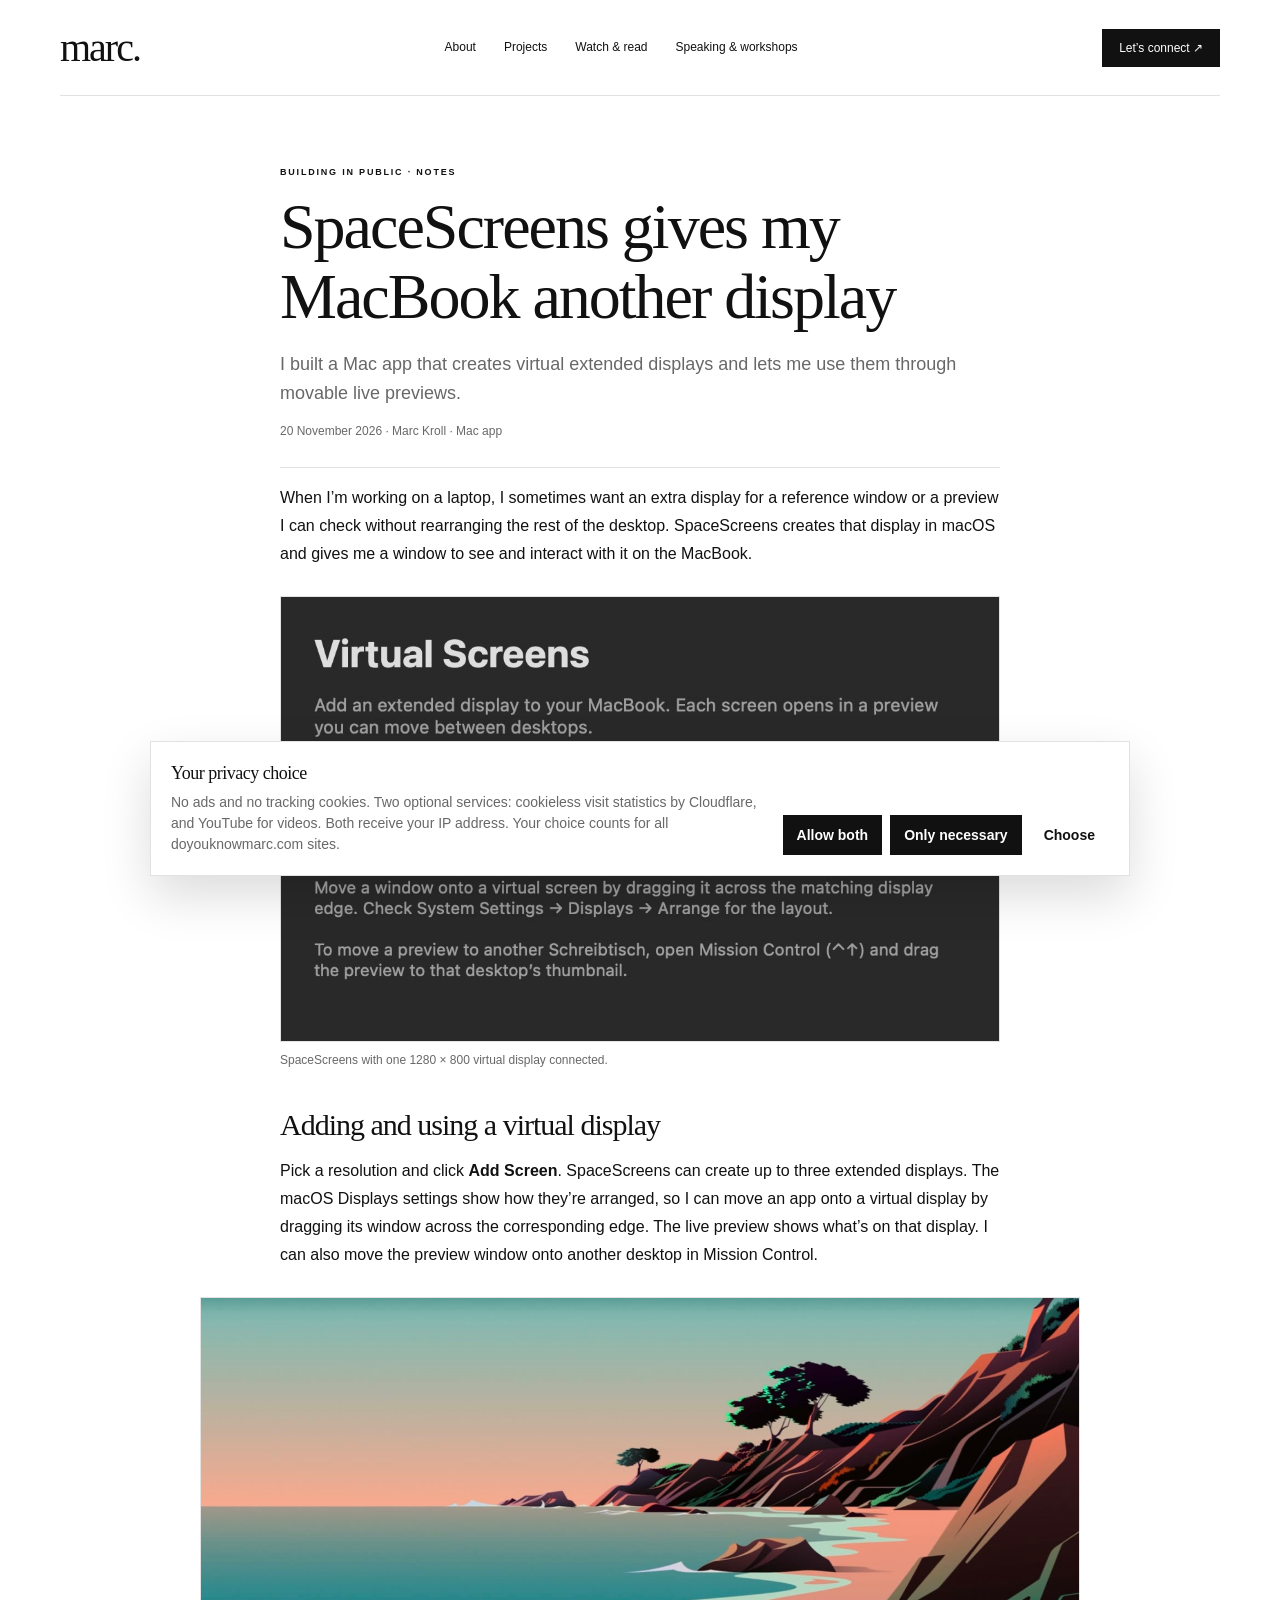
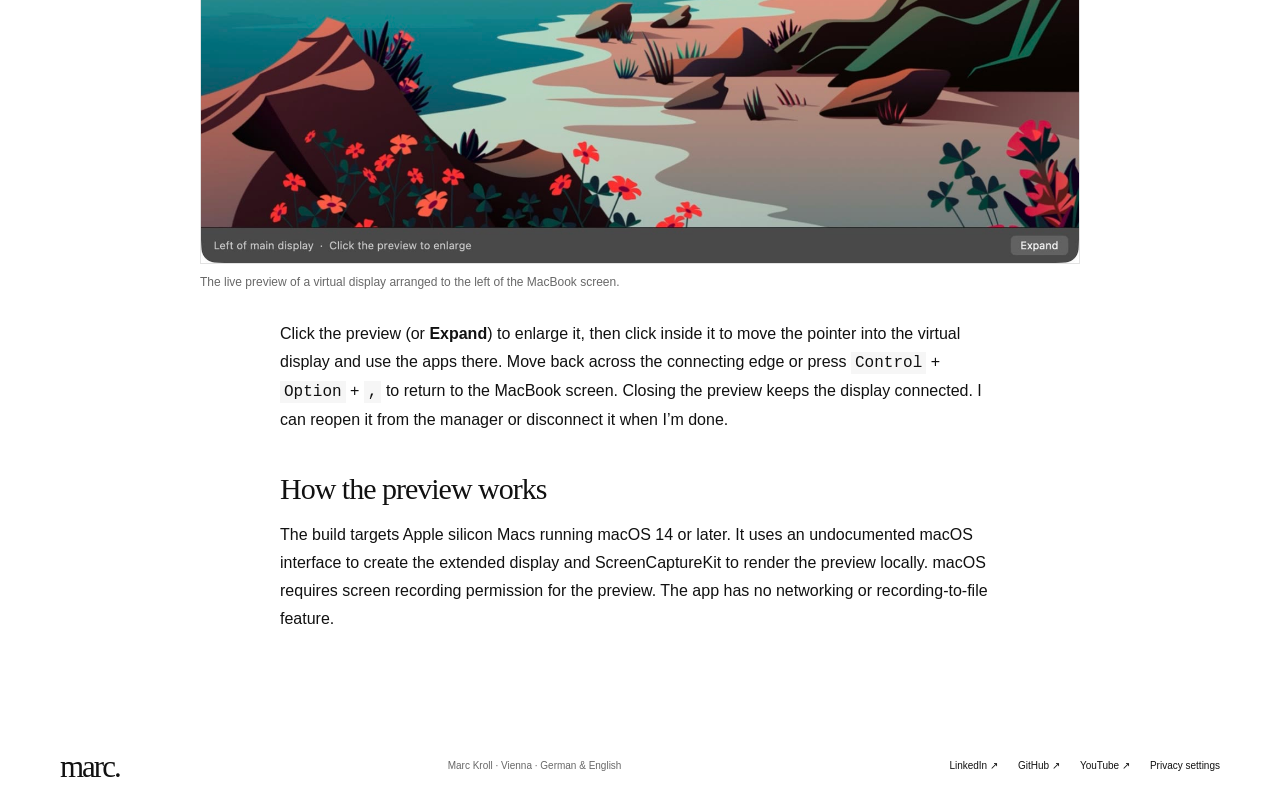
<file: blog/spacescreens/index.html>
<!doctype html>
<html lang="en">
<head>
  <meta charset="utf-8">
  <meta name="viewport" content="width=device-width, initial-scale=1">
  <title>SpaceScreens gives my MacBook another display — Marc Kroll</title>
  <meta name="description" content="I built a Mac app that creates virtual extended displays and lets me use them through movable live previews.">
  <meta name="author" content="Marc Kroll">
  <meta name="robots" content="index,follow,max-image-preview:large">
  <link rel="canonical" href="https://doyouknowmarc.com/blog/spacescreens/">
  <meta name="keywords" content="SpaceScreens, virtual display, extended display, MacBook, ScreenCaptureKit, macOS">
  <meta property="og:site_name" content="Marc Kroll"><meta property="og:locale" content="en_US"><meta property="og:type" content="article">
  <meta property="og:url" content="https://doyouknowmarc.com/blog/spacescreens/"><meta property="og:title" content="SpaceScreens gives my MacBook another display"><meta property="og:description" content="I built a Mac app that creates virtual extended displays and lets me use them through movable live previews.">
  <meta property="og:image" content="https://doyouknowmarc.com/blog/spacescreens/manager.jpg"><meta property="og:image:width" content="1040"><meta property="og:image:height" content="644">
  <meta property="article:published_time" content="2026-11-20"><meta property="article:author" content="https://www.linkedin.com/in/doyouknowmarc/"><meta property="article:tag" content="macOS"><meta property="article:tag" content="Virtual display"><meta property="article:tag" content="ScreenCaptureKit">
  <meta name="twitter:card" content="summary_large_image"><meta name="twitter:title" content="SpaceScreens gives my MacBook another display"><meta name="twitter:description" content="I built a Mac app that creates virtual extended displays and lets me use them through movable live previews."><meta name="twitter:image" content="https://doyouknowmarc.com/blog/spacescreens/manager.jpg">
  <script type="application/ld+json">
{
  "@context": "https://schema.org",
  "@graph": [
    {
      "@type": "BlogPosting",
      "@id": "https://doyouknowmarc.com/blog/spacescreens/#post",
      "url": "https://doyouknowmarc.com/blog/spacescreens/",
      "mainEntityOfPage": "https://doyouknowmarc.com/blog/spacescreens/",
      "headline": "SpaceScreens gives my MacBook another display",
      "description": "I built a Mac app that creates virtual extended displays and lets me use them through movable live previews.",
      "image": [
        "https://doyouknowmarc.com/blog/spacescreens/manager.jpg"
      ],
      "datePublished": "2026-11-20",
      "dateModified": "2026-11-20",
      "inLanguage": "en",
      "keywords": [
        "SpaceScreens",
        "virtual display",
        "extended display",
        "MacBook",
        "ScreenCaptureKit",
        "macOS"
      ],
      "author": {
        "@id": "https://doyouknowmarc.com/#person"
      },
      "publisher": {
        "@id": "https://doyouknowmarc.com/#person"
      },
      "isPartOf": {
        "@id": "https://doyouknowmarc.com/#website"
      },
      "about": {
        "@id": "https://doyouknowmarc.com/blog/spacescreens/#app"
      }
    },
    {
      "@type": "SoftwareApplication",
      "@id": "https://doyouknowmarc.com/blog/spacescreens/#app",
      "name": "SpaceScreens",
      "applicationCategory": "UtilitiesApplication",
      "operatingSystem": "macOS",
      "author": {
        "@id": "https://doyouknowmarc.com/#person"
      },
      "screenshot": "https://doyouknowmarc.com/blog/spacescreens/manager.jpg"
    }
  ]
}
  </script>
  <meta name="theme-color" content="#ffffff">
  <link rel="icon" href="../../favicon.ico" sizes="48x48">
  <link rel="apple-touch-icon" href="../../apple-touch-icon.png">
  <link rel="stylesheet" href="../../styles.css">
  <link rel="stylesheet" href="../build-notes.css">
  <script type="module" src="../../assets/consent/dykm-consent.js"></script>
</head>
<body>
<a class="skip" href="#main">Skip to content</a>
<header class="header wrap"><a href="../../" class="wordmark" aria-label="Marc Kroll home">marc<span>.</span></a><nav aria-label="Main navigation"><a href="../../about/">About</a><a href="../../#work">Projects</a><a href="../../#watch">Watch &amp; read</a><a href="../../#community">Speaking &amp; workshops</a></nav><a class="button button-small" href="https://www.linkedin.com/in/doyouknowmarc/">Let’s connect ↗</a></header>
<main id="main" class="wrap">
<article class="build-note">
  <p class="eyebrow">BUILDING IN PUBLIC · NOTES</p>
  <h1>SpaceScreens gives my MacBook another display</h1>
  <p class="dek">I built a Mac app that creates virtual extended displays and lets me use them through movable live previews.</p>
  <p class="byline"><time datetime="2026-11-20">20 November 2026</time> · Marc Kroll · Mac app</p>

<p>When I’m working on a laptop, I sometimes want an extra display for a reference window or a preview I can check without rearranging the rest of the desktop. SpaceScreens creates that display in macOS and gives me a window to see and interact with it on the MacBook.</p>

  <figure>
    <a href="manager.jpg"><img src="manager.jpg" width="1040" height="644" alt="The SpaceScreens manager with a connected 1280 by 800 virtual display and buttons to show its preview or disconnect it." decoding="async"></a>
    <figcaption>SpaceScreens with one 1280 × 800 virtual display connected.</figcaption>
  </figure>

  <h2>Adding and using a virtual display</h2>
  <p>Pick a resolution and click <strong>Add Screen</strong>. SpaceScreens can create up to three extended displays. The macOS Displays settings show how they’re arranged, so I can move an app onto a virtual display by dragging its window across the corresponding edge. The live preview shows what’s on that display. I can also move the preview window onto another desktop in Mission Control.</p>

  <figure class="figure-wide">
    <a href="preview.jpg"><img src="preview.jpg" width="1600" height="1028" alt="Live preview of the virtual desktop, with a footer indicating that the display sits to the left of the main screen." decoding="async"></a>
    <figcaption>The live preview of a virtual display arranged to the left of the MacBook screen.</figcaption>
  </figure>

  <p>Click the preview (or <strong>Expand</strong>) to enlarge it, then click inside it to move the pointer into the virtual display and use the apps there. Move back across the connecting edge or press <kbd>Control</kbd> + <kbd>Option</kbd> + <kbd>,</kbd> to return to the MacBook screen. Closing the preview keeps the display connected. I can reopen it from the manager or disconnect it when I’m done.</p>

  <h2>How the preview works</h2>
  <p>The build targets Apple silicon Macs running macOS 14 or later. It uses an undocumented macOS interface to create the extended display and ScreenCaptureKit to render the preview locally. macOS requires screen recording permission for the preview. The app has no networking or recording-to-file feature.</p>
</article>
</main>
<footer class="footer wrap"><a class="wordmark" href="../../">marc.</a><p>Marc Kroll · Vienna · German &amp; English</p><div><a href="https://www.linkedin.com/in/doyouknowmarc/" rel="me">LinkedIn ↗</a><a href="https://github.com/doyouknowmarc" rel="me">GitHub ↗</a><a href="https://www.youtube.com/@doyouknowmarc" rel="me">YouTube ↗</a><button class="linklike" type="button" data-ck-footer-link>Privacy settings</button></div></footer>
</body>
</html>
</file>
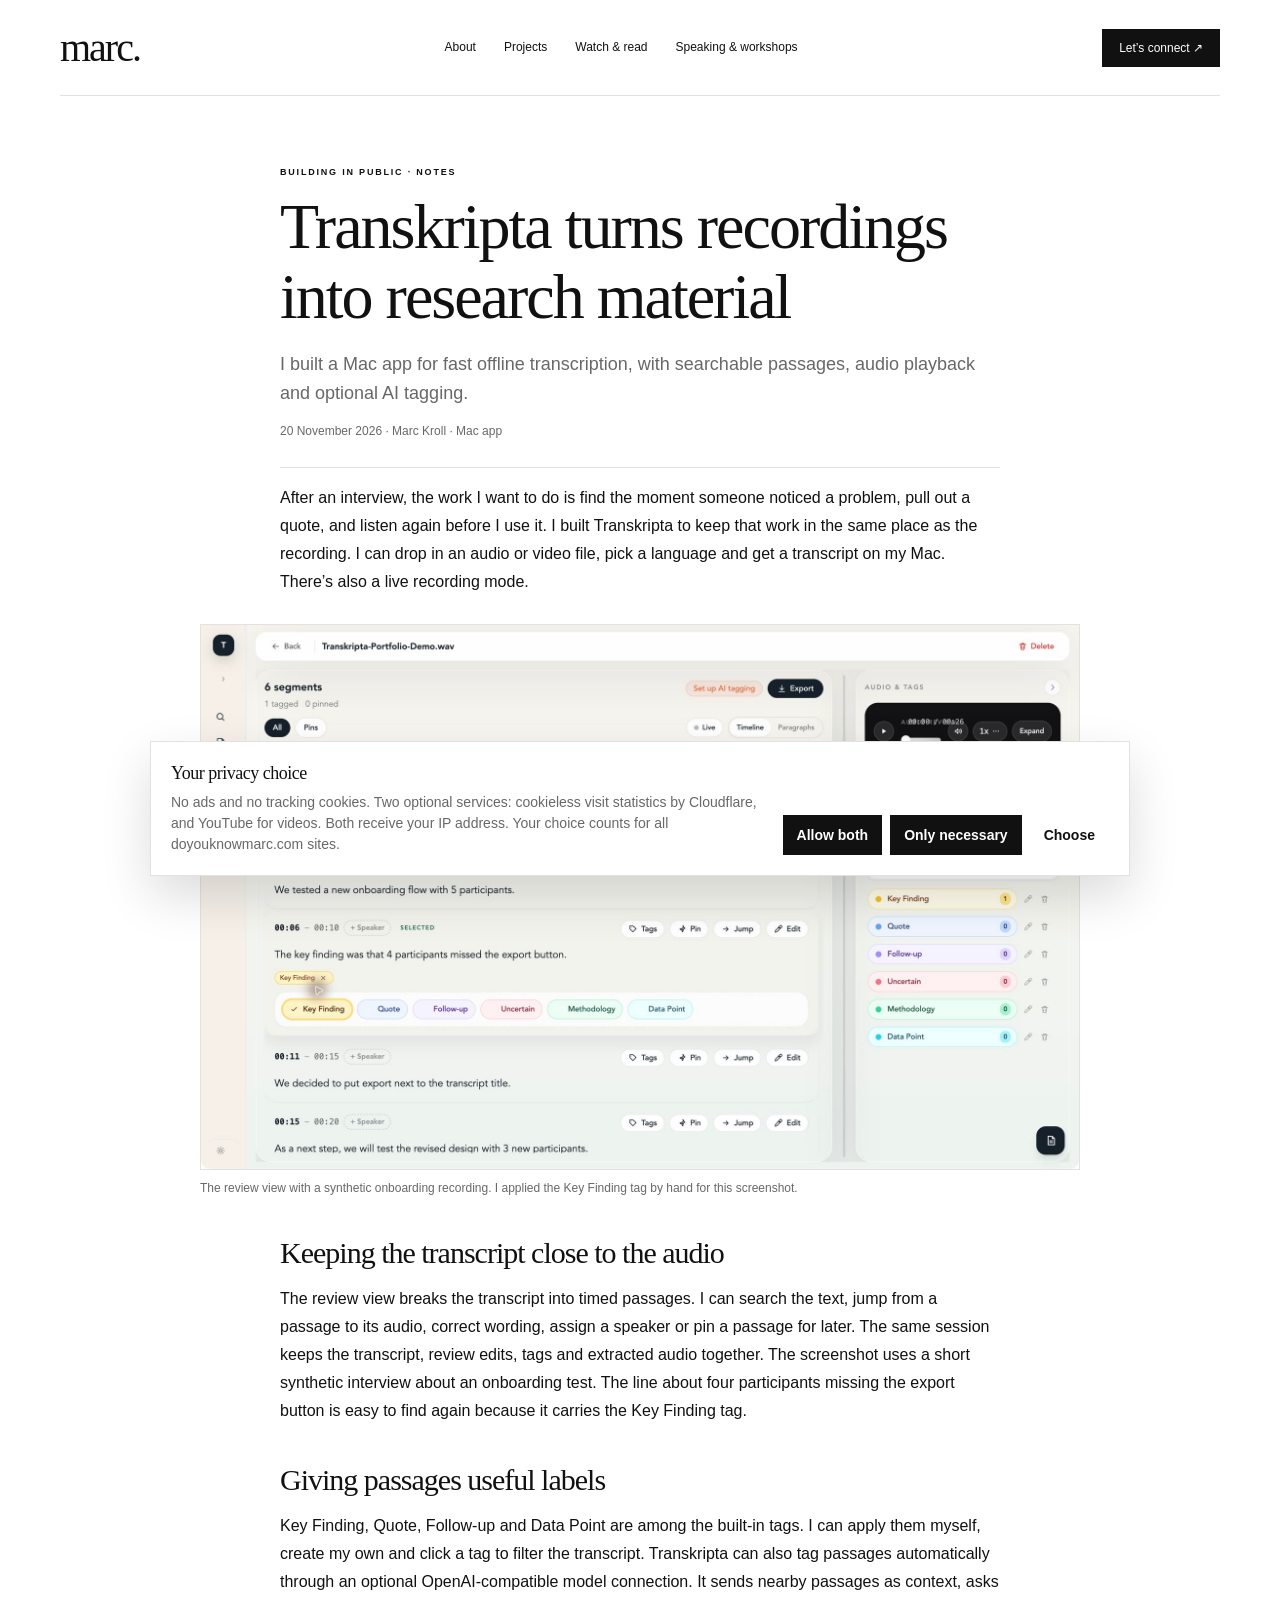
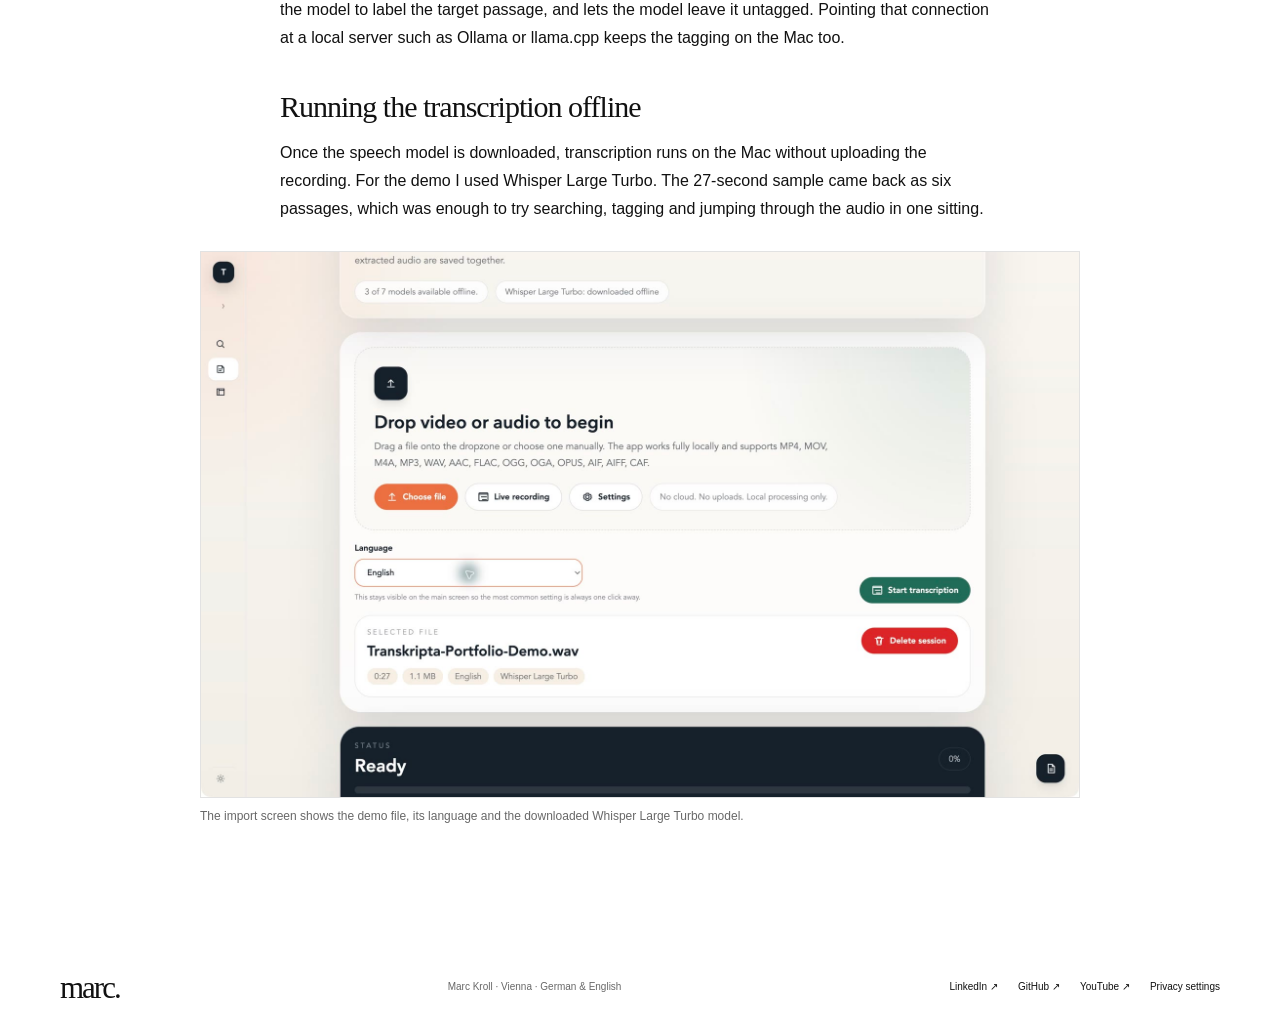
<file: blog/transkripta/index.html>
<!doctype html>
<html lang="en">
<head>
  <meta charset="utf-8">
  <meta name="viewport" content="width=device-width, initial-scale=1">
  <title>Transkripta turns recordings into research material — Marc Kroll</title>
  <meta name="description" content="I built a Mac app for fast offline transcription, with searchable passages, audio playback and optional AI tagging.">
  <meta name="author" content="Marc Kroll">
  <meta name="robots" content="index,follow,max-image-preview:large">
  <link rel="canonical" href="https://doyouknowmarc.com/blog/transkripta/">
  <meta name="keywords" content="Transkripta, offline transcription, Whisper, Mac app, interview research, transcript tagging, Ollama">
  <meta property="og:site_name" content="Marc Kroll"><meta property="og:locale" content="en_US"><meta property="og:type" content="article">
  <meta property="og:url" content="https://doyouknowmarc.com/blog/transkripta/"><meta property="og:title" content="Transkripta turns recordings into research material"><meta property="og:description" content="I built a Mac app for fast offline transcription, with searchable passages, audio playback and optional AI tagging.">
  <meta property="og:image" content="https://doyouknowmarc.com/blog/transkripta/review.jpg"><meta property="og:image:width" content="1800"><meta property="og:image:height" content="1116">
  <meta property="article:published_time" content="2026-11-20"><meta property="article:author" content="https://www.linkedin.com/in/doyouknowmarc/"><meta property="article:tag" content="Transcription"><meta property="article:tag" content="Whisper"><meta property="article:tag" content="macOS"><meta property="article:tag" content="Offline AI">
  <meta name="twitter:card" content="summary_large_image"><meta name="twitter:title" content="Transkripta turns recordings into research material"><meta name="twitter:description" content="I built a Mac app for fast offline transcription, with searchable passages, audio playback and optional AI tagging."><meta name="twitter:image" content="https://doyouknowmarc.com/blog/transkripta/review.jpg">
  <script type="application/ld+json">
{
  "@context": "https://schema.org",
  "@graph": [
    {
      "@type": "BlogPosting",
      "@id": "https://doyouknowmarc.com/blog/transkripta/#post",
      "url": "https://doyouknowmarc.com/blog/transkripta/",
      "mainEntityOfPage": "https://doyouknowmarc.com/blog/transkripta/",
      "headline": "Transkripta turns recordings into research material",
      "description": "I built a Mac app for fast offline transcription, with searchable passages, audio playback and optional AI tagging.",
      "image": [
        "https://doyouknowmarc.com/blog/transkripta/review.jpg"
      ],
      "datePublished": "2026-11-20",
      "dateModified": "2026-11-20",
      "inLanguage": "en",
      "keywords": [
        "Transkripta",
        "offline transcription",
        "Whisper",
        "Mac app",
        "interview research",
        "transcript tagging",
        "Ollama"
      ],
      "author": {
        "@id": "https://doyouknowmarc.com/#person"
      },
      "publisher": {
        "@id": "https://doyouknowmarc.com/#person"
      },
      "isPartOf": {
        "@id": "https://doyouknowmarc.com/#website"
      },
      "about": {
        "@id": "https://doyouknowmarc.com/blog/transkripta/#app"
      }
    },
    {
      "@type": "SoftwareApplication",
      "@id": "https://doyouknowmarc.com/blog/transkripta/#app",
      "name": "Transkripta",
      "applicationCategory": "MultimediaApplication",
      "operatingSystem": "macOS",
      "author": {
        "@id": "https://doyouknowmarc.com/#person"
      },
      "screenshot": "https://doyouknowmarc.com/blog/transkripta/review.jpg"
    }
  ]
}
  </script>
  <meta name="theme-color" content="#ffffff">
  <link rel="icon" href="../../favicon.ico" sizes="48x48">
  <link rel="apple-touch-icon" href="../../apple-touch-icon.png">
  <link rel="stylesheet" href="../../styles.css">
  <link rel="stylesheet" href="../build-notes.css">
  <script type="module" src="../../assets/consent/dykm-consent.js"></script>
</head>
<body>
<a class="skip" href="#main">Skip to content</a>
<header class="header wrap"><a href="../../" class="wordmark" aria-label="Marc Kroll home">marc<span>.</span></a><nav aria-label="Main navigation"><a href="../../about/">About</a><a href="../../#work">Projects</a><a href="../../#watch">Watch &amp; read</a><a href="../../#community">Speaking &amp; workshops</a></nav><a class="button button-small" href="https://www.linkedin.com/in/doyouknowmarc/">Let’s connect ↗</a></header>
<main id="main" class="wrap">
<article class="build-note">
  <p class="eyebrow">BUILDING IN PUBLIC · NOTES</p>
  <h1>Transkripta turns recordings into research material</h1>
  <p class="dek">I built a Mac app for fast offline transcription, with searchable passages, audio playback and optional AI tagging.</p>
  <p class="byline"><time datetime="2026-11-20">20 November 2026</time> · Marc Kroll · Mac app</p>

<p>After an interview, the work I want to do is find the moment someone noticed a problem, pull out a quote, and listen again before I use it. I built Transkripta to keep that work in the same place as the recording. I can drop in an audio or video file, pick a language and get a transcript on my Mac. There’s also a live recording mode.</p>

  <figure class="figure-wide">
    <a href="review.jpg"><img src="review.jpg" width="1800" height="1116" alt="Transkripta’s review view, with the line about participants missing the export button marked Key Finding." decoding="async"></a>
    <figcaption>The review view with a synthetic onboarding recording. I applied the Key Finding tag by hand for this screenshot.</figcaption>
  </figure>

  <h2>Keeping the transcript close to the audio</h2>
  <p>The review view breaks the transcript into timed passages. I can search the text, jump from a passage to its audio, correct wording, assign a speaker or pin a passage for later. The same session keeps the transcript, review edits, tags and extracted audio together. The screenshot uses a short synthetic interview about an onboarding test. The line about four participants missing the export button is easy to find again because it carries the Key Finding tag.</p>

  <h2>Giving passages useful labels</h2>
  <p>Key Finding, Quote, Follow-up and Data Point are among the built-in tags. I can apply them myself, create my own and click a tag to filter the transcript. Transkripta can also tag passages automatically through an optional OpenAI-compatible model connection. It sends nearby passages as context, asks the model to label the target passage, and lets the model leave it untagged. Pointing that connection at a local server such as Ollama or llama.cpp keeps the tagging on the Mac too.</p>

  <h2>Running the transcription offline</h2>
  <p>Once the speech model is downloaded, transcription runs on the Mac without uploading the recording. For the demo I used Whisper Large Turbo. The 27-second sample came back as six passages, which was enough to try searching, tagging and jumping through the audio in one sitting.</p>

  <figure class="figure-wide">
    <a href="import.jpg"><img src="import.jpg" width="1800" height="1116" alt="Transkripta’s import screen with a 27-second English WAV file and the Whisper Large Turbo model selected." decoding="async"></a>
    <figcaption>The import screen shows the demo file, its language and the downloaded Whisper Large Turbo model.</figcaption>
  </figure>
</article>
</main>
<footer class="footer wrap"><a class="wordmark" href="../../">marc.</a><p>Marc Kroll · Vienna · German &amp; English</p><div><a href="https://www.linkedin.com/in/doyouknowmarc/" rel="me">LinkedIn ↗</a><a href="https://github.com/doyouknowmarc" rel="me">GitHub ↗</a><a href="https://www.youtube.com/@doyouknowmarc" rel="me">YouTube ↗</a><button class="linklike" type="button" data-ck-footer-link>Privacy settings</button></div></footer>
</body>
</html>
</file>
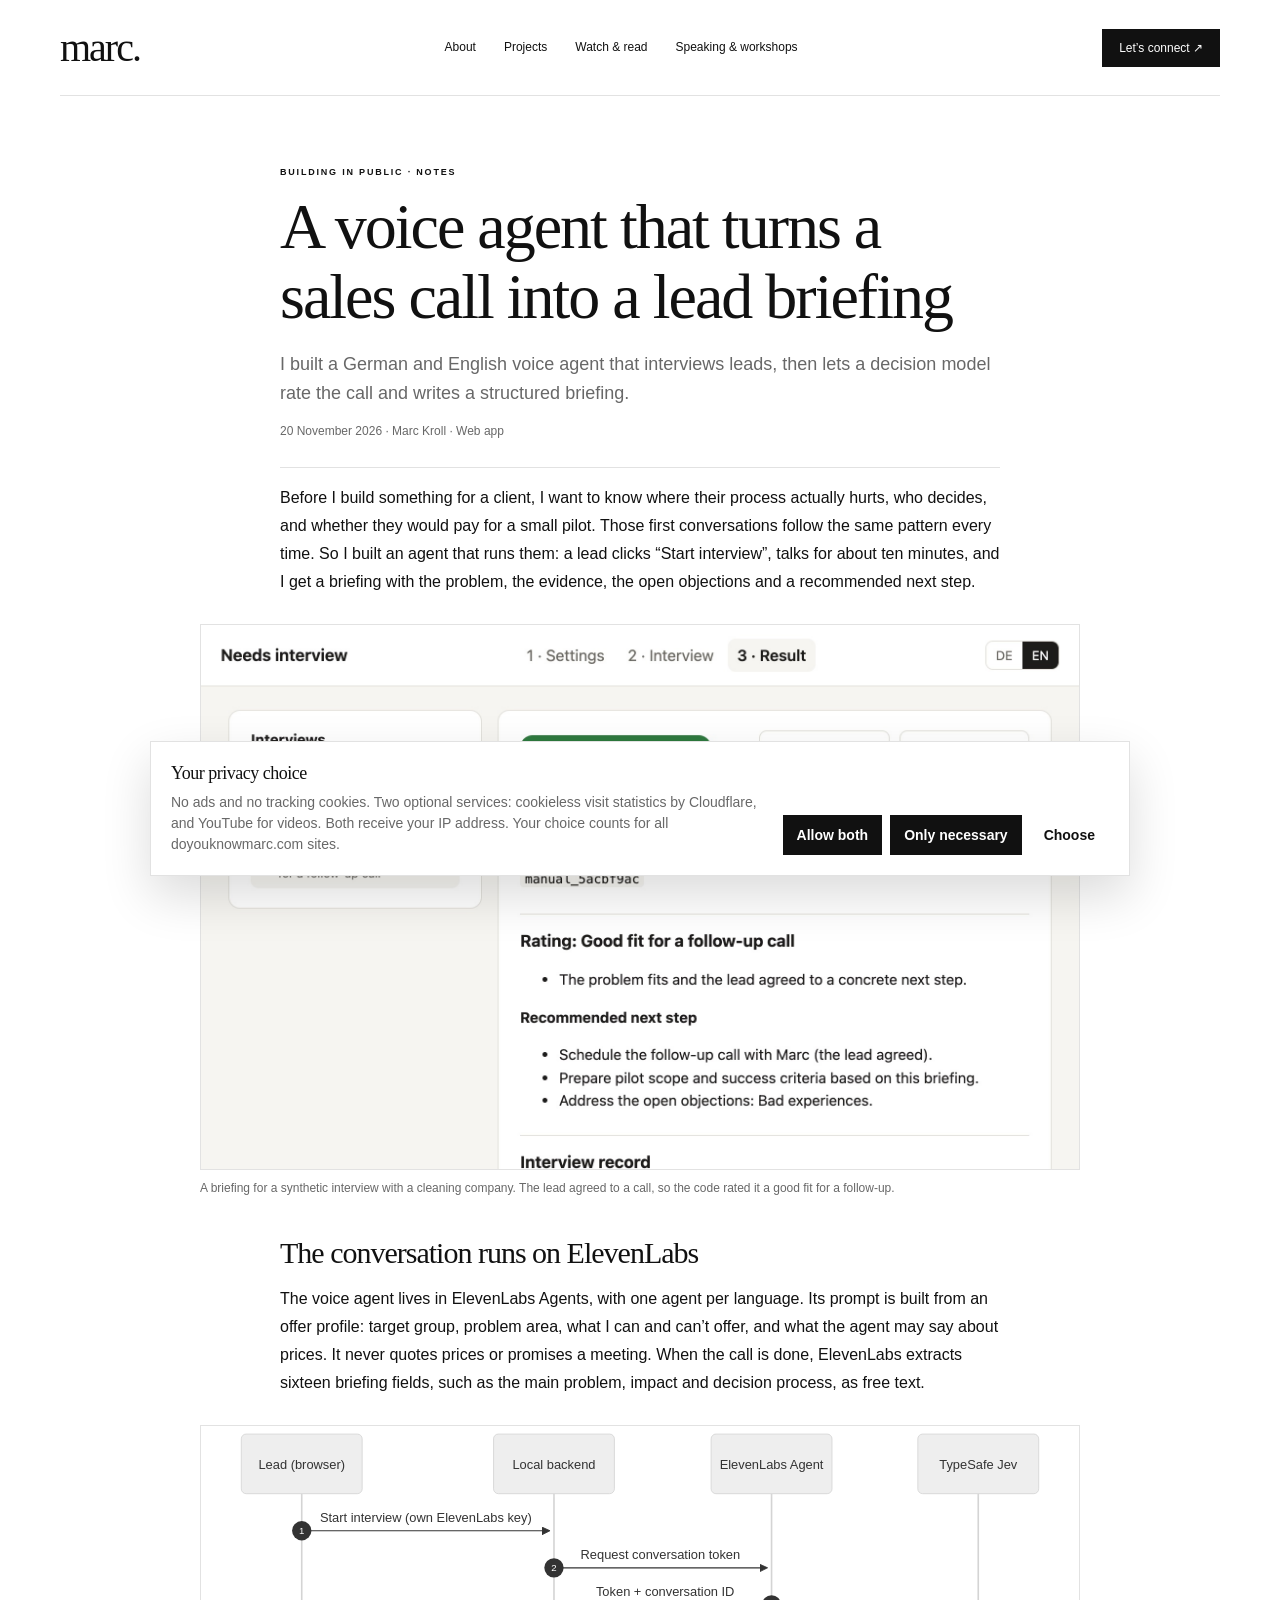
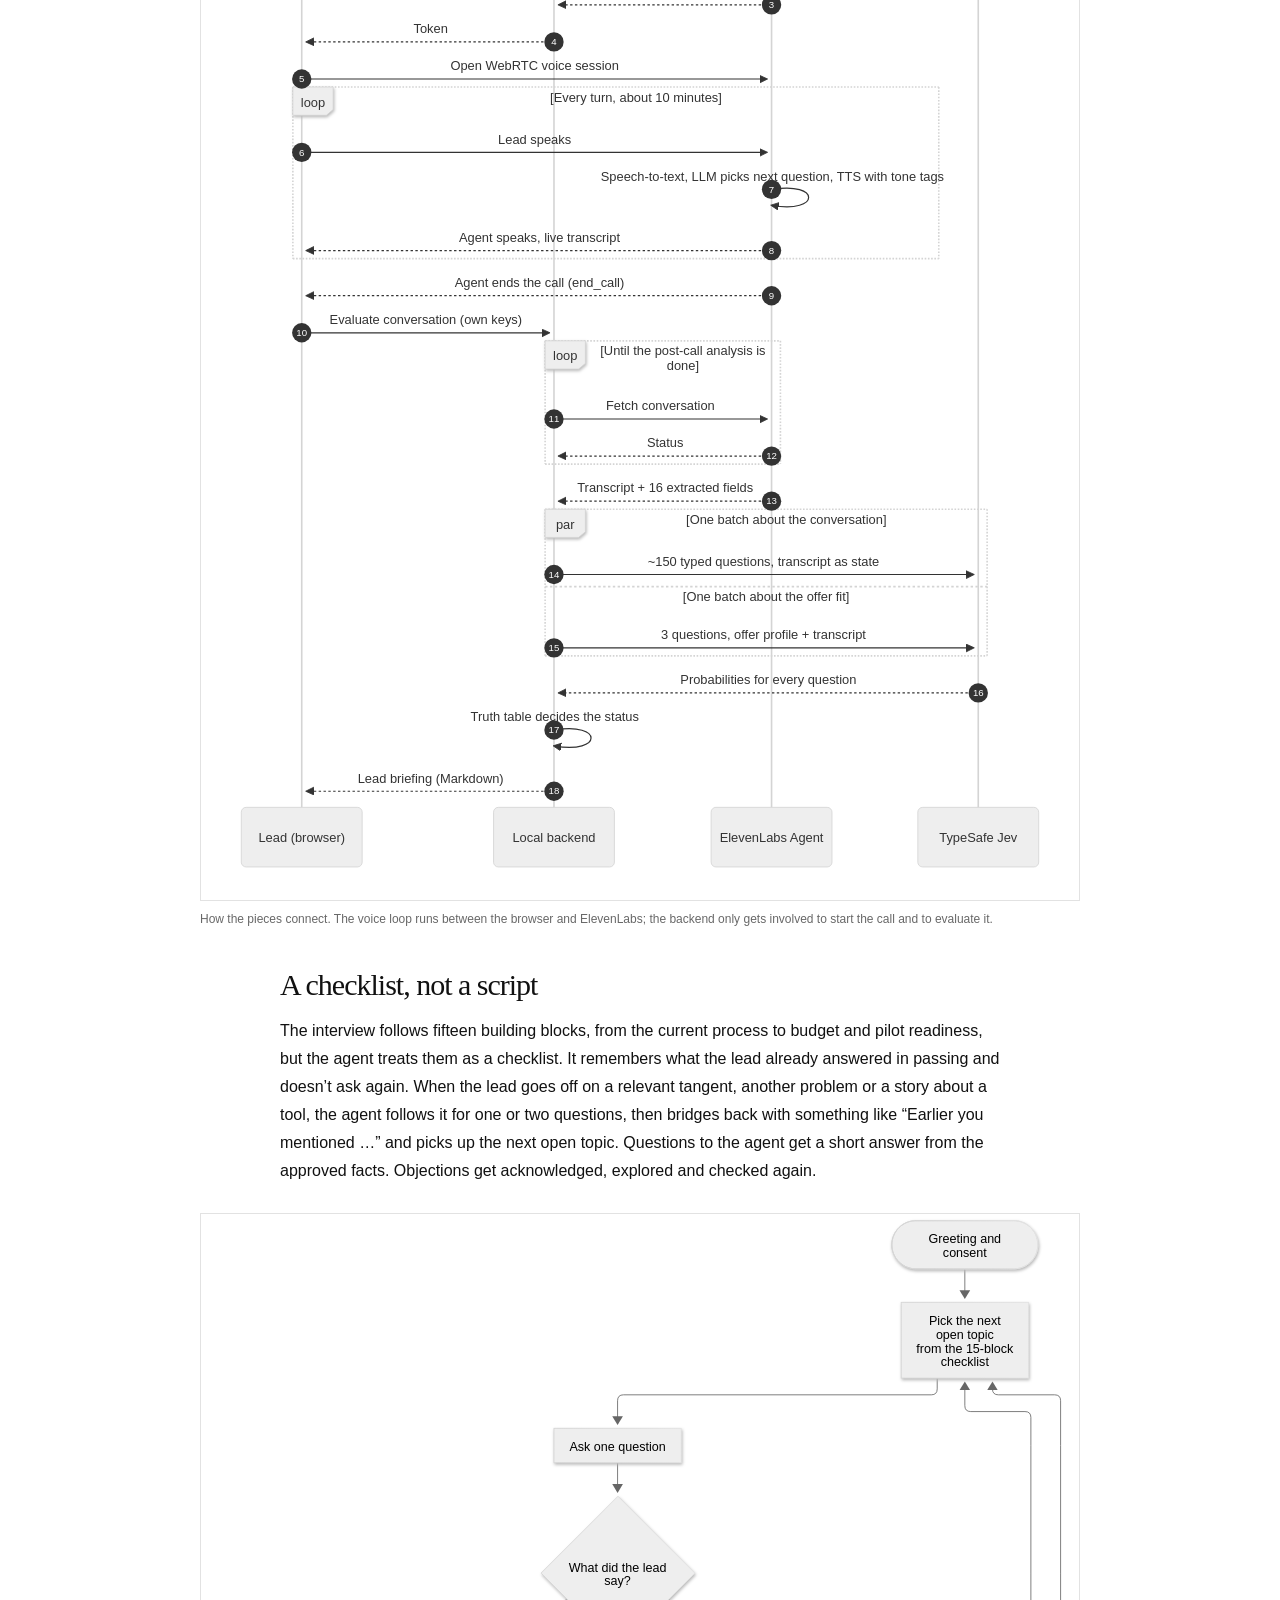
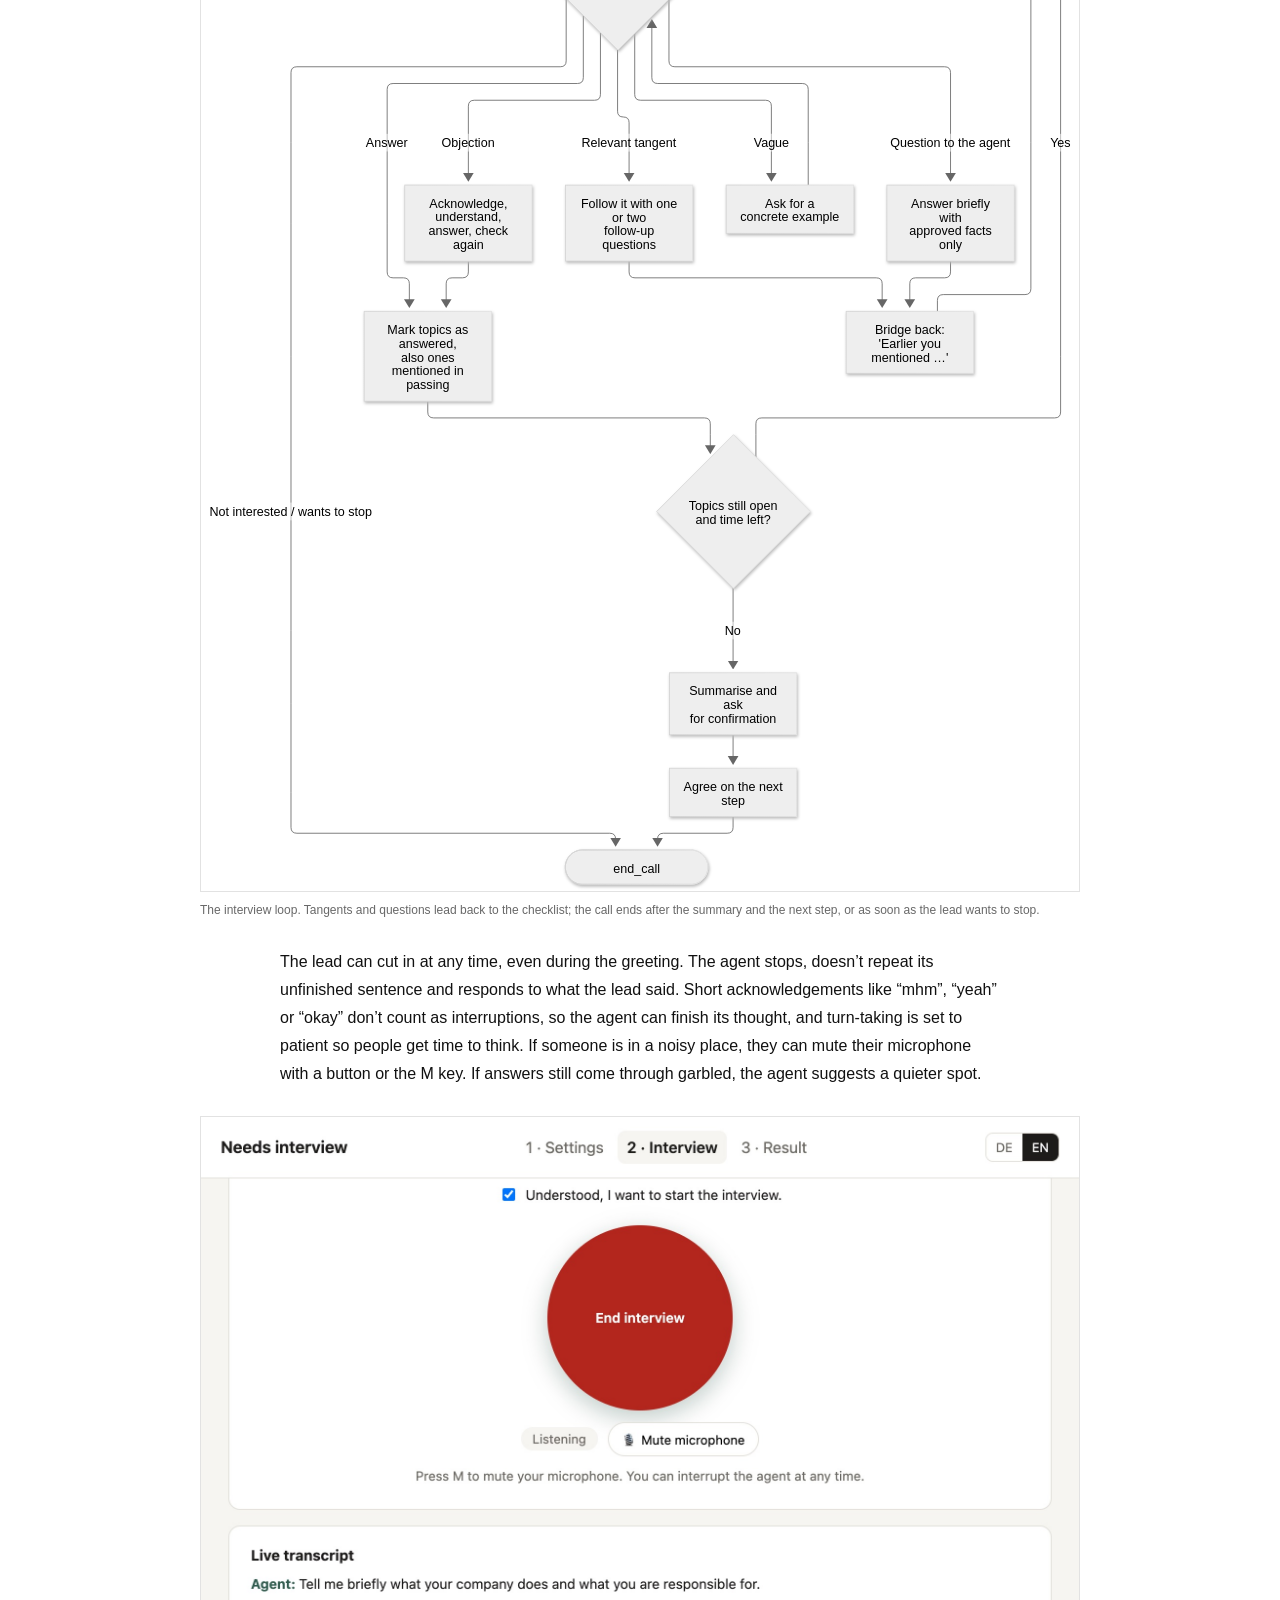
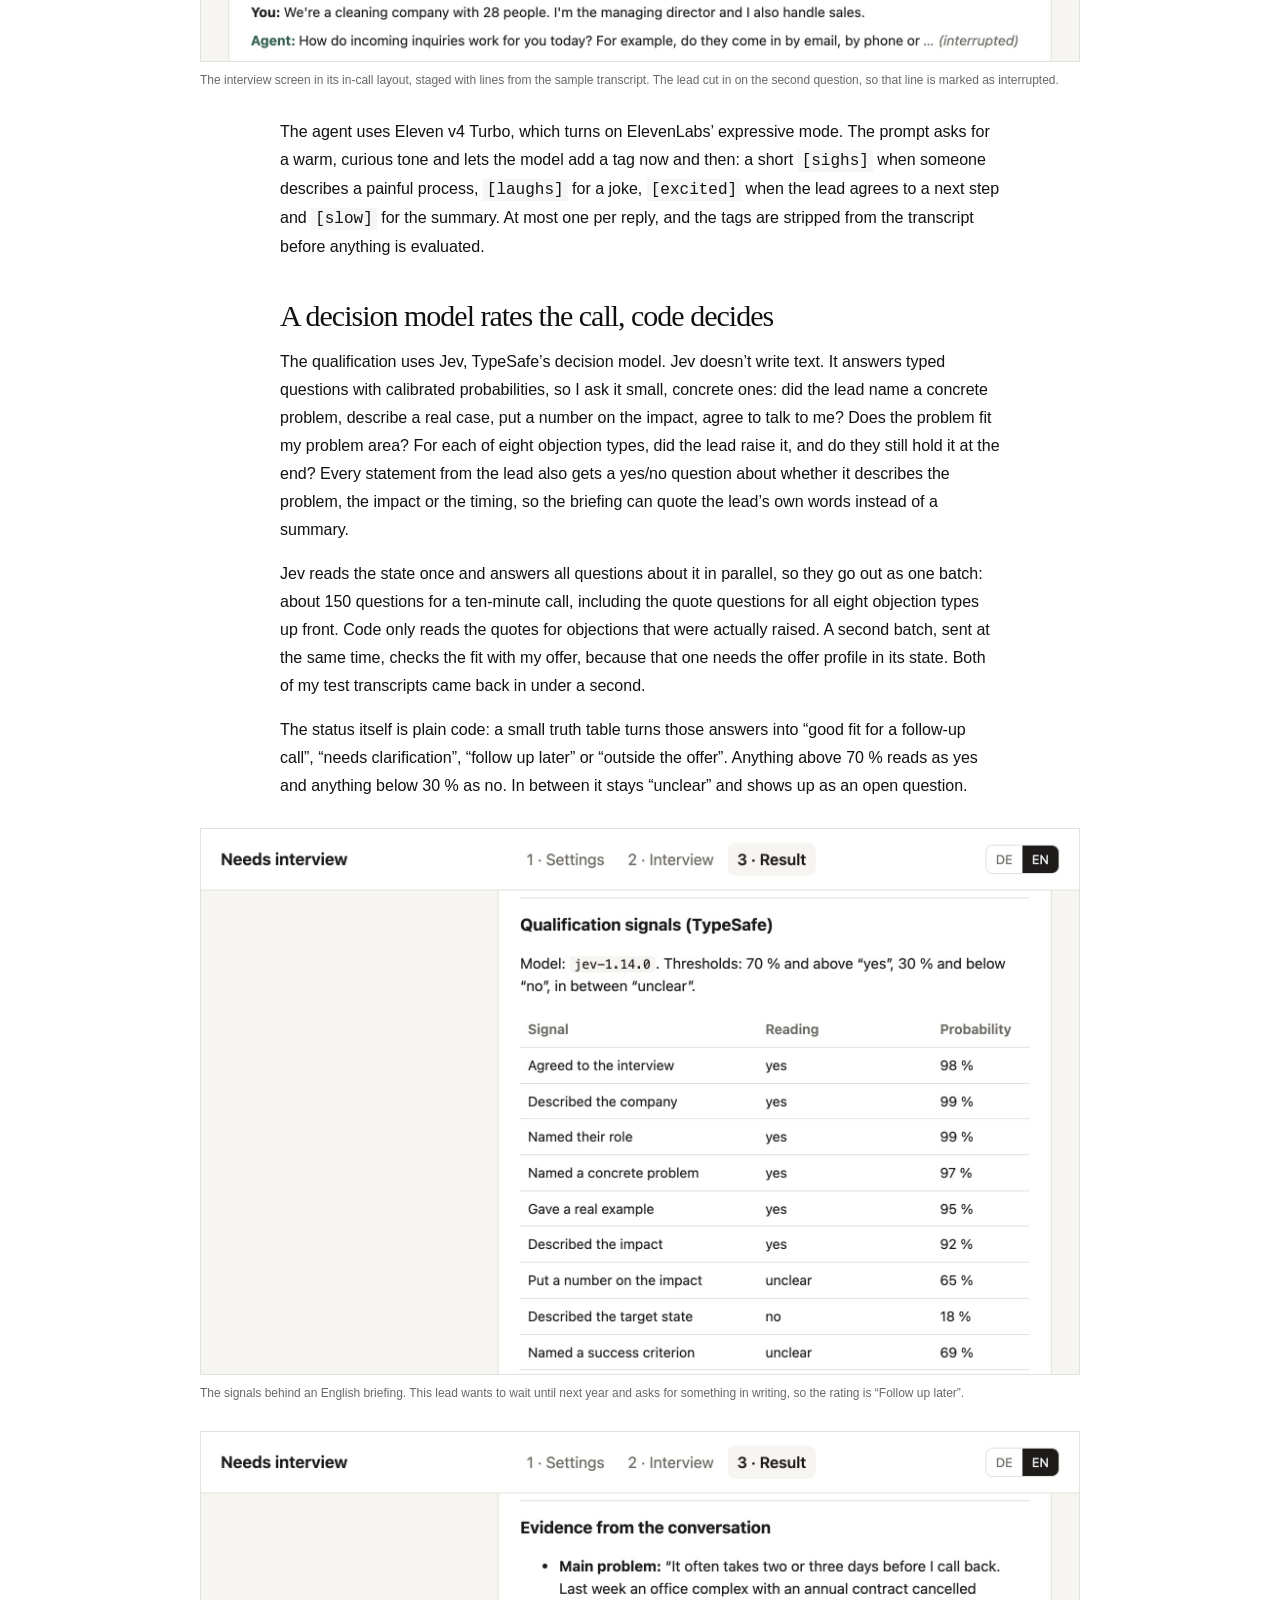
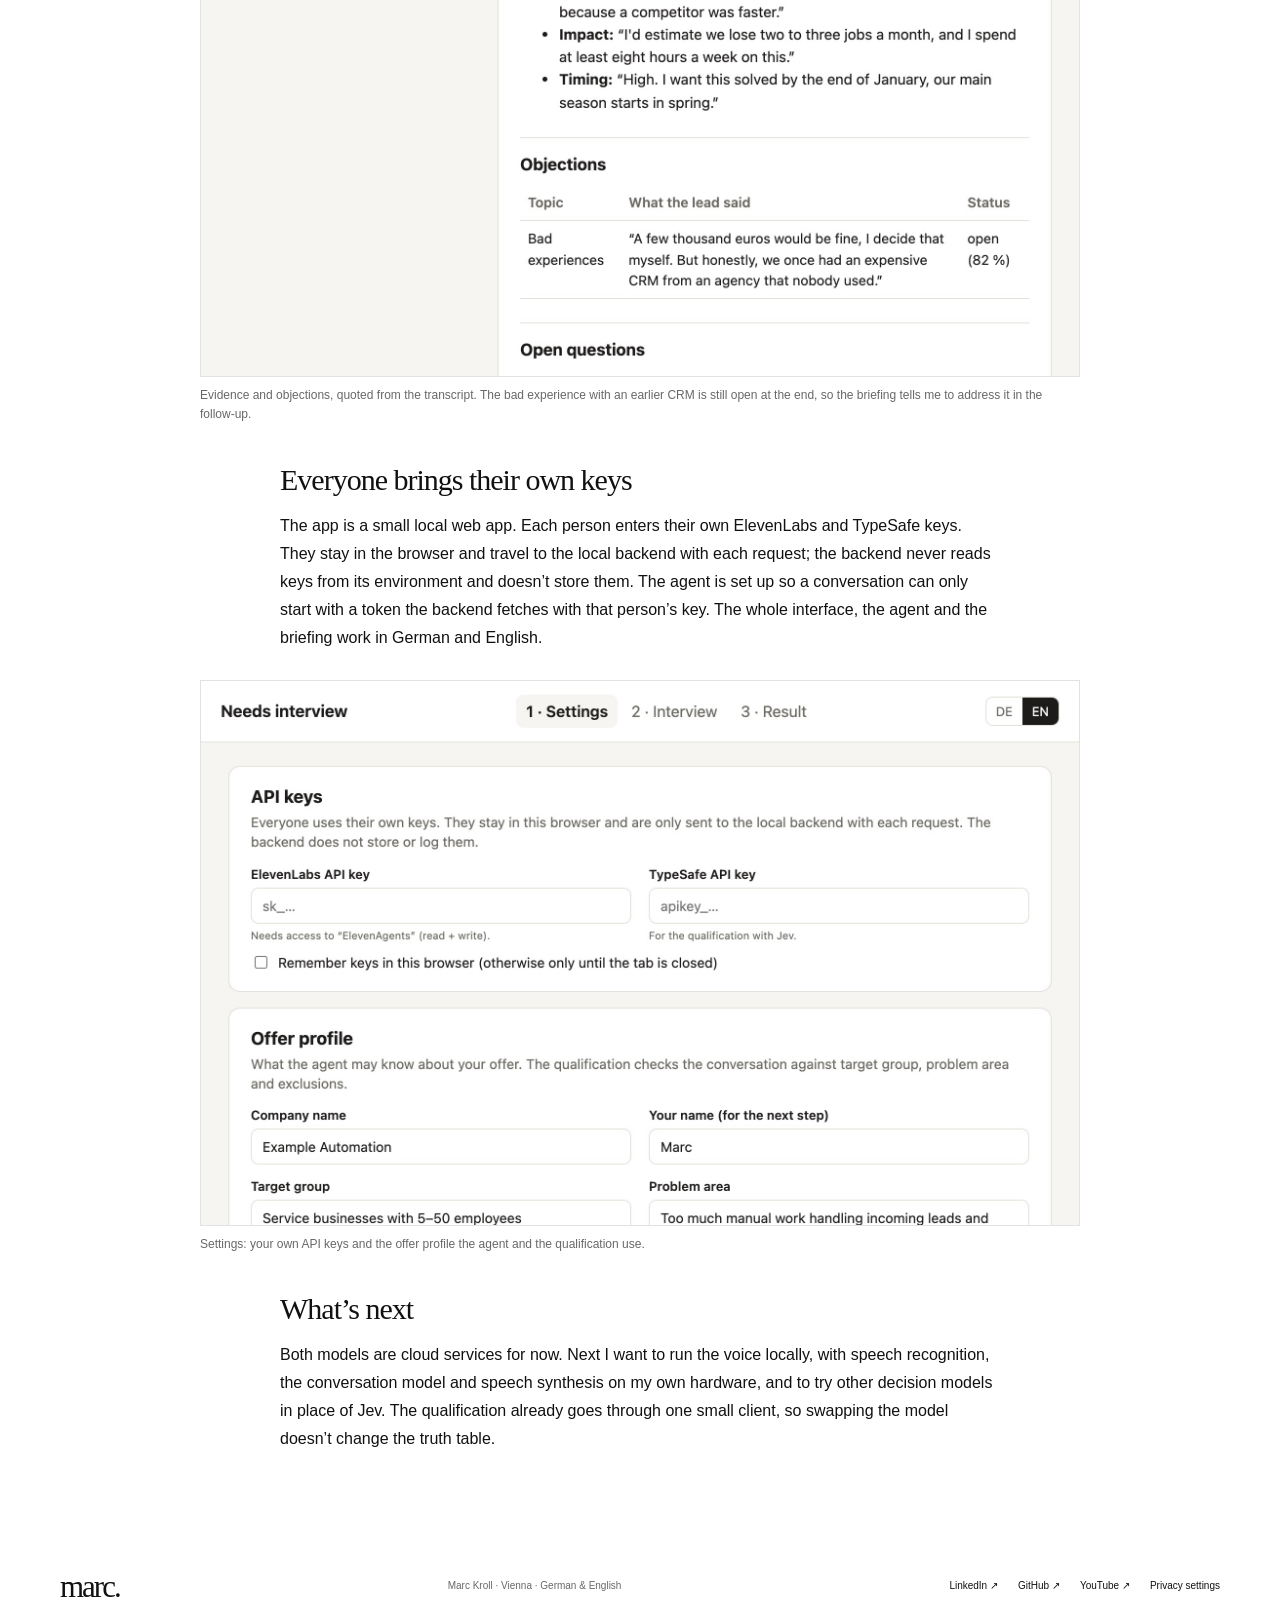
<file: blog/voice-sales-interview/index.html>
<!doctype html>
<html lang="en">
<head>
  <meta charset="utf-8">
  <meta name="viewport" content="width=device-width, initial-scale=1">
  <title>A voice agent that turns a sales call into a lead briefing — Marc Kroll</title>
  <meta name="description" content="I built a German and English voice agent that interviews leads, then lets a decision model rate the call and writes a structured briefing.">
  <meta name="author" content="Marc Kroll">
  <meta name="robots" content="index,follow,max-image-preview:large">
  <link rel="canonical" href="https://doyouknowmarc.com/blog/voice-sales-interview/">
  <meta name="keywords" content="voice agent, ElevenLabs, TypeSafe, Jev, lead qualification, sales discovery, needs assessment, decision model">
  <meta property="og:site_name" content="Marc Kroll"><meta property="og:locale" content="en_US"><meta property="og:type" content="article">
  <meta property="og:url" content="https://doyouknowmarc.com/blog/voice-sales-interview/"><meta property="og:title" content="A voice agent that turns a sales call into a lead briefing"><meta property="og:description" content="I built a German and English voice agent that interviews leads, then lets a decision model rate the call and writes a structured briefing.">
  <meta property="og:image" content="https://doyouknowmarc.com/blog/voice-sales-interview/briefing.jpg"><meta property="og:image:width" content="1800"><meta property="og:image:height" content="1116">
  <meta property="article:published_time" content="2026-11-20"><meta property="article:author" content="https://www.linkedin.com/in/doyouknowmarc/"><meta property="article:tag" content="Voice agents"><meta property="article:tag" content="ElevenLabs"><meta property="article:tag" content="TypeSafe"><meta property="article:tag" content="Sales">
  <meta name="twitter:card" content="summary_large_image"><meta name="twitter:title" content="A voice agent that turns a sales call into a lead briefing"><meta name="twitter:description" content="I built a German and English voice agent that interviews leads, then lets a decision model rate the call and writes a structured briefing."><meta name="twitter:image" content="https://doyouknowmarc.com/blog/voice-sales-interview/briefing.jpg">
  <script type="application/ld+json">
{
  "@context": "https://schema.org",
  "@graph": [
    {
      "@type": "BlogPosting",
      "@id": "https://doyouknowmarc.com/blog/voice-sales-interview/#post",
      "url": "https://doyouknowmarc.com/blog/voice-sales-interview/",
      "mainEntityOfPage": "https://doyouknowmarc.com/blog/voice-sales-interview/",
      "headline": "A voice agent that turns a sales call into a lead briefing",
      "description": "I built a German and English voice agent that interviews leads, then lets a decision model rate the call and writes a structured briefing.",
      "image": ["https://doyouknowmarc.com/blog/voice-sales-interview/briefing.jpg"],
      "datePublished": "2026-11-20",
      "dateModified": "2026-11-20",
      "inLanguage": "en",
      "keywords": ["voice agent", "ElevenLabs", "TypeSafe", "Jev", "lead qualification", "sales discovery", "decision model"],
      "author": { "@id": "https://doyouknowmarc.com/#person" },
      "publisher": { "@id": "https://doyouknowmarc.com/#person" },
      "isPartOf": { "@id": "https://doyouknowmarc.com/#website" },
      "about": { "@id": "https://doyouknowmarc.com/blog/voice-sales-interview/#app" }
    },
    {
      "@type": "SoftwareApplication",
      "@id": "https://doyouknowmarc.com/blog/voice-sales-interview/#app",
      "name": "Voice Sales Interview",
      "applicationCategory": "BusinessApplication",
      "operatingSystem": "Web",
      "author": { "@id": "https://doyouknowmarc.com/#person" },
      "screenshot": "https://doyouknowmarc.com/blog/voice-sales-interview/briefing.jpg"
    }
  ]
}
  </script>
  <meta name="theme-color" content="#ffffff">
  <link rel="icon" href="../../favicon.ico" sizes="48x48">
  <link rel="apple-touch-icon" href="../../apple-touch-icon.png">
  <link rel="stylesheet" href="../../styles.css">
  <link rel="stylesheet" href="../build-notes.css">
  <script type="module" src="../../assets/consent/dykm-consent.js"></script>
</head>
<body>
<a class="skip" href="#main">Skip to content</a>
<header class="header wrap"><a href="../../" class="wordmark" aria-label="Marc Kroll home">marc<span>.</span></a><nav aria-label="Main navigation"><a href="../../about/">About</a><a href="../../#work">Projects</a><a href="../../#watch">Watch &amp; read</a><a href="../../#community">Speaking &amp; workshops</a></nav><a class="button button-small" href="https://www.linkedin.com/in/doyouknowmarc/">Let’s connect ↗</a></header>
<main id="main" class="wrap">
<article class="build-note">
  <p class="eyebrow">BUILDING IN PUBLIC · NOTES</p>
  <h1>A voice agent that turns a sales call into a lead briefing</h1>
  <p class="dek">I built a German and English voice agent that interviews leads, then lets a decision model rate the call and writes a structured briefing.</p>
  <p class="byline"><time datetime="2026-11-20">20 November 2026</time> · Marc Kroll · Web app</p>

<p>Before I build something for a client, I want to know where their process actually hurts, who decides, and whether they would pay for a small pilot. Those first conversations follow the same pattern every time. So I built an agent that runs them: a lead clicks “Start interview”, talks for about ten minutes, and I get a briefing with the problem, the evidence, the open objections and a recommended next step.</p>

  <figure class="figure-wide">
    <a href="briefing.jpg"><img src="briefing.jpg" width="1800" height="1116" alt="The result view with a briefing rated “Good fit for a follow-up call” and the recommended next steps." decoding="async"></a>
    <figcaption>A briefing for a synthetic interview with a cleaning company. The lead agreed to a call, so the code rated it a good fit for a follow-up.</figcaption>
  </figure>

  <h2>The conversation runs on ElevenLabs</h2>
  <p>The voice agent lives in ElevenLabs Agents, with one agent per language. Its prompt is built from an offer profile: target group, problem area, what I can and can’t offer, and what the agent may say about prices. It never quotes prices or promises a meeting. When the call is done, ElevenLabs extracts sixteen briefing fields, such as the main problem, impact and decision process, as free text.</p>

  <figure class="figure-wide">
    <a href="connection.svg"><img src="connection.svg" width="1090" height="1343" alt="Sequence diagram: the browser gets a token from the local backend, talks to the ElevenLabs agent over WebRTC turn by turn, then the backend fetches the transcript and sends two parallel batches of questions to TypeSafe before a truth table decides the status." decoding="async"></a>
    <figcaption>How the pieces connect. The voice loop runs between the browser and ElevenLabs; the backend only gets involved to start the call and to evaluate it.</figcaption>
  </figure>

  <h2>A checklist, not a script</h2>
  <p>The interview follows fifteen building blocks, from the current process to budget and pilot readiness, but the agent treats them as a checklist. It remembers what the lead already answered in passing and doesn’t ask again. When the lead goes off on a relevant tangent, another problem or a story about a tool, the agent follows it for one or two questions, then bridges back with something like “Earlier you mentioned …” and picks up the next open topic. Questions to the agent get a short answer from the approved facts. Objections get acknowledged, explored and checked again.</p>

  <figure class="figure-wide">
    <a href="interview-loop.svg"><img src="interview-loop.svg" width="1049" height="1525" alt="Flowchart of the interview loop: pick the next open topic, ask one question, then branch on answer, vague answer, tangent, question or objection, bridge back and repeat until the summary, the next step and end_call." decoding="async"></a>
    <figcaption>The interview loop. Tangents and questions lead back to the checklist; the call ends after the summary and the next step, or as soon as the lead wants to stop.</figcaption>
  </figure>

  <p>The lead can cut in at any time, even during the greeting. The agent stops, doesn’t repeat its unfinished sentence and responds to what the lead said. Short acknowledgements like “mhm”, “yeah” or “okay” don’t count as interruptions, so the agent can finish its thought, and turn-taking is set to patient so people get time to think. If someone is in a noisy place, they can mute their microphone with a button or the M key. If answers still come through garbled, the agent suggests a quieter spot.</p>

  <figure class="figure-wide">
    <a href="interview.jpg"><img src="interview.jpg" width="1800" height="1116" alt="The interview screen during a call: an “End interview” button, a “Mute microphone” button and a live transcript where an agent line is marked as interrupted." decoding="async"></a>
    <figcaption>The interview screen in its in-call layout, staged with lines from the sample transcript. The lead cut in on the second question, so that line is marked as interrupted.</figcaption>
  </figure>

  <p>The agent uses Eleven v4 Turbo, which turns on ElevenLabs’ expressive mode. The prompt asks for a warm, curious tone and lets the model add a tag now and then: a short <code>[sighs]</code> when someone describes a painful process, <code>[laughs]</code> for a joke, <code>[excited]</code> when the lead agrees to a next step and <code>[slow]</code> for the summary. At most one per reply, and the tags are stripped from the transcript before anything is evaluated.</p>

  <h2>A decision model rates the call, code decides</h2>
  <p>The qualification uses Jev, TypeSafe’s decision model. Jev doesn’t write text. It answers typed questions with calibrated probabilities, so I ask it small, concrete ones: did the lead name a concrete problem, describe a real case, put a number on the impact, agree to talk to me? Does the problem fit my problem area? For each of eight objection types, did the lead raise it, and do they still hold it at the end? Every statement from the lead also gets a yes/no question about whether it describes the problem, the impact or the timing, so the briefing can quote the lead’s own words instead of a summary.</p>
  <p>Jev reads the state once and answers all questions about it in parallel, so they go out as one batch: about 150 questions for a ten-minute call, including the quote questions for all eight objection types up front. Code only reads the quotes for objections that were actually raised. A second batch, sent at the same time, checks the fit with my offer, because that one needs the offer profile in its state. Both of my test transcripts came back in under a second.</p>
  <p>The status itself is plain code: a small truth table turns those answers into “good fit for a follow-up call”, “needs clarification”, “follow up later” or “outside the offer”. Anything above 70 % reads as yes and anything below 30 % as no. In between it stays “unclear” and shows up as an open question.</p>

  <figure class="figure-wide">
    <a href="signals.jpg"><img src="signals.jpg" width="1800" height="1116" alt="A table of qualification signals with readings such as “no priority” and “wants information first” and their probabilities." decoding="async"></a>
    <figcaption>The signals behind an English briefing. This lead wants to wait until next year and asks for something in writing, so the rating is “Follow up later”.</figcaption>
  </figure>

  <figure class="figure-wide">
    <a href="evidence.jpg"><img src="evidence.jpg" width="1800" height="1116" alt="Quotes from the lead for main problem, impact and timing, followed by a table of objections and whether they are still open." decoding="async"></a>
    <figcaption>Evidence and objections, quoted from the transcript. The bad experience with an earlier CRM is still open at the end, so the briefing tells me to address it in the follow-up.</figcaption>
  </figure>

  <h2>Everyone brings their own keys</h2>
  <p>The app is a small local web app. Each person enters their own ElevenLabs and TypeSafe keys. They stay in the browser and travel to the local backend with each request; the backend never reads keys from its environment and doesn’t store them. The agent is set up so a conversation can only start with a token the backend fetches with that person’s key. The whole interface, the agent and the briefing work in German and English.</p>

  <figure class="figure-wide">
    <a href="settings.jpg"><img src="settings.jpg" width="1800" height="1116" alt="The settings screen with fields for the ElevenLabs and TypeSafe API keys and the offer profile." decoding="async"></a>
    <figcaption>Settings: your own API keys and the offer profile the agent and the qualification use.</figcaption>
  </figure>

  <h2>What’s next</h2>
  <p>Both models are cloud services for now. Next I want to run the voice locally, with speech recognition, the conversation model and speech synthesis on my own hardware, and to try other decision models in place of Jev. The qualification already goes through one small client, so swapping the model doesn’t change the truth table.</p>
</article>
</main>
<footer class="footer wrap"><a class="wordmark" href="../../">marc.</a><p>Marc Kroll · Vienna · German &amp; English</p><div><a href="https://www.linkedin.com/in/doyouknowmarc/" rel="me">LinkedIn ↗</a><a href="https://github.com/doyouknowmarc" rel="me">GitHub ↗</a><a href="https://www.youtube.com/@doyouknowmarc" rel="me">YouTube ↗</a><button class="linklike" type="button" data-ck-footer-link>Privacy settings</button></div></footer>
</body>
</html>
</file>
<file: styles.css>
:root{--ink:#111;--muted:#686868;--line:#e2e2e2;--paper:#fff;--soft:#f6f6f6}*{box-sizing:border-box}html{scroll-behavior:smooth;scroll-padding-top:30px}body{margin:0;color:var(--ink);background:var(--paper);font-family:Arial,Helvetica,sans-serif;font-size:15px;line-height:1.65;-webkit-font-smoothing:antialiased}a{color:inherit;text-decoration:none}a:hover{text-decoration:underline;text-underline-offset:4px}button,a,summary{-webkit-tap-highlight-color:transparent}button{font:inherit}a:focus-visible,button:focus-visible,summary:focus-visible{outline:2px solid #111;outline-offset:5px}[hidden]{display:none!important}img{max-width:100%}h1,h2,h3,p,figure{margin:0}h1,h2{font-family:Georgia,'Times New Roman',serif;font-weight:400;letter-spacing:-2px;line-height:1.1}h3{font-size:20px;line-height:1.35;letter-spacing:-.5px;font-weight:500}.wrap{width:min(1160px,calc(100% - 80px));margin-inline:auto}.muted{color:var(--muted)}.skip{position:fixed;left:12px;top:-100px;padding:12px;background:#111;color:white;z-index:10}.skip:focus{top:12px}.header{height:96px;display:flex;align-items:center;justify-content:space-between;gap:30px;border-bottom:1px solid var(--line)}.wordmark{font-family:Georgia,serif;letter-spacing:-2px;font-size:40px;line-height:1}.header nav{display:flex;gap:28px;font-size:12px}.button{display:inline-flex;align-items:center;justify-content:center;gap:24px;background:#111;color:#fff;border:1px solid #111;padding:14px 22px;font-size:12px;line-height:1.5;min-height:46px}.button:hover{text-decoration:none;background:#333}.button-outline{color:#111;background:#fff}.button-outline:hover{background:#f5f5f5}.button-small{padding:9px 16px;min-height:38px}.hero{text-align:center;padding-top:65px;padding-bottom:54px}.hello{display:flex;align-items:center;justify-content:center;gap:14px;text-align:left;margin-bottom:27px}.hello img{border-radius:50%;width:62px;height:62px;object-fit:contain}.hello>div{display:flex;flex-direction:column;gap:2px;font-size:10px;letter-spacing:1.1px}.hello .muted{font-size:11px;letter-spacing:0}.hero h1{font-size:clamp(44px,5.4vw,73px);line-height:1.08;margin-bottom:24px}.hero-intro{font-size:15px;color:var(--muted);line-height:1.8}.hero-actions{display:flex;justify-content:center;gap:12px;margin-top:29px}.eyebrow{font-size:9px;letter-spacing:1.8px;font-weight:600;line-height:1.5}.spotlight{display:grid;grid-template-columns:1.9fr 1fr;gap:25px;margin-top:10px;margin-bottom:55px}.feature-image,.mini-image,.project-image,.media-image{display:block;position:relative;overflow:hidden;background:#f0f0f0}.feature-image{aspect-ratio:1.46}.feature-image img,.mini-image img,.project-image img,.media-image img{display:block;width:100%;height:100%;object-fit:cover;filter:grayscale(1);transition:transform .3s ease}.feature-image:hover img,.mini-image:hover img,.project-image:hover img,.media-image:hover img{transform:scale(1.025)}.feature-image img{object-position:center}.play{position:absolute;left:50%;top:50%;transform:translate(-50%,-50%);display:grid;place-items:center;background:white;color:black;width:62px;height:62px;border-radius:50%;font-size:18px;padding-left:4px;box-shadow:0 1px 8px #0002}.play.small{width:40px;height:40px;font-size:12px}.image-caption{position:absolute;bottom:16px;left:16px;background:#fff;padding:6px 10px;font-size:8px;letter-spacing:1px}.feature-caption{display:flex;align-items:start;gap:30px;margin-top:24px}.feature-caption .eyebrow{color:var(--muted);margin-bottom:10px}.feature-caption h2{font-size:30px;letter-spacing:-1px;line-height:1.2}.feature-caption p:not(.eyebrow){color:var(--muted);font-size:12px;max-width:500px;line-height:1.7;margin-top:13px}.arrow-link{font-size:25px;margin-left:auto;line-height:1.4}.spotlight-side{display:grid;grid-template-rows:1fr 1fr;gap:24px}.mini-image{aspect-ratio:2.14}.mini-video .eyebrow{font-size:8px;color:var(--muted);margin-top:14px;margin-bottom:5px}.mini-video h3{font-size:16px;line-height:1.4;max-width:320px;letter-spacing:-.3px}.duration{position:absolute;bottom:8px;right:8px;color:white;background:#111;padding:2px 6px;font-size:9px}.proof-strip{display:flex;justify-content:space-between;gap:24px;border-top:1px solid var(--line);border-bottom:1px solid var(--line);padding-top:20px;padding-bottom:20px;font-size:11px;color:var(--muted)}.proof-strip>span:first-child{font-size:9px;letter-spacing:1px;color:#111}.section{padding-top:82px;padding-bottom:82px}.section-heading{display:flex;justify-content:space-between;align-items:end;gap:35px;margin-bottom:35px}.section-heading .eyebrow{margin-bottom:14px;color:var(--muted)}.section-heading h2{font-size:clamp(32px,3.5vw,43px);line-height:1.15;letter-spacing:-1.4px}.section-heading>p{color:var(--muted);font-size:12px;line-height:1.8;max-width:300px}.project-grid{display:grid;grid-template-columns:1fr 1fr;gap:42px 30px}.project{border:1px solid var(--line)}.project-image{aspect-ratio:1.65;border-bottom:1px solid var(--line)}.project-image img{object-position:top}.project-body{padding:26px 27px;display:flex;flex-direction:column}.tag{display:inline-block;font-size:8px;letter-spacing:1px;color:var(--muted);margin-bottom:10px}.project-body h3{font-family:Georgia,serif;font-size:28px;font-weight:400;letter-spacing:-.6px;margin-bottom:13px}.project-body>p{font-size:13px;line-height:1.8;color:var(--muted)}.project-body .note{font-size:10px;color:#777;margin-top:10px}.card-links{display:flex;flex-wrap:wrap;gap:12px 20px;margin-top:22px;font-size:11px;font-weight:600}.project-details{margin-top:21px}.project-details summary{font-size:11px;cursor:pointer;list-style:none;font-weight:600;display:flex;justify-content:space-between}.project-details summary::-webkit-details-marker{display:none}.project-details p{font-size:12px;color:var(--muted);line-height:1.8;margin-top:15px}.project-details[open] summary span{transform:rotate(45deg)}.section-foot{display:flex;justify-content:space-between;gap:20px;font-size:11px;color:var(--muted);margin-top:27px}.section-foot a{color:#111}.library-section{border-top:1px solid var(--line);border-bottom:1px solid var(--line);background:#fafafa}.library-toolbar{display:flex;justify-content:space-between;align-items:center;gap:25px;margin-bottom:30px}.filters{display:flex;gap:6px}.filters button{background:none;border:1px solid transparent;cursor:pointer;font-size:11px;color:var(--muted);padding:8px 12px}.filters button[aria-pressed=true]{background:#111;color:#fff}.filters button span{margin-left:5px;opacity:.65;font-size:9px}.library-toolbar>p{font-size:10px;color:var(--muted)}.media-grid{display:grid;grid-template-columns:repeat(3,minmax(0,1fr));gap:33px 23px}.media-card{min-width:0}.media-image{aspect-ratio:1.62;border:1px solid var(--line)}.media-label{position:absolute;bottom:10px;left:10px;background:#fff;padding:4px 7px;font-size:7px;letter-spacing:.8px;line-height:1.4}.media-open{position:absolute;right:12px;top:12px;width:30px;height:30px;background:white;color:#111;display:grid;place-items:center;border-radius:50%;font-size:12px;border:1px solid #0001}.card-copy{padding:15px 0 0}.card-copy h3{font-size:16px;line-height:1.4;letter-spacing:-.3px}.card-copy p{font-size:12px;line-height:1.75;color:var(--muted);margin-top:8px}.community-layout{display:grid;grid-template-columns:1fr 1fr;gap:60px;margin-top:40px}.community-photo img{width:100%;height:auto;display:block;filter:grayscale(1)}.community-photo figcaption{font-size:10px;color:var(--muted);display:flex;flex-direction:column;gap:8px;margin-top:15px}.community-photo figcaption a{color:#111}.experience-list article{display:flex;gap:20px;border-top:1px solid var(--line);padding:21px 0}.experience-list article>span{font-size:9px;color:var(--muted);padding-top:5px}.experience-list h3{font-size:17px;margin-bottom:11px}.experience-list p{font-size:12px;line-height:1.8;color:var(--muted)}.experience-list p+p{margin-top:10px}.upcoming{margin-top:50px;border-top:1px solid #111;border-bottom:1px solid var(--line);padding:30px 0;display:grid;grid-template-columns:1fr 1.4fr;gap:60px}.upcoming .eyebrow{font-size:8px;margin-bottom:13px}.upcoming h3{font-family:Georgia,serif;font-size:29px;font-weight:400;letter-spacing:-.7px;line-height:1.2}.upcoming p:not(.eyebrow){font-size:13px;line-height:1.8}.upcoming .muted{margin-top:12px;font-size:12px!important}.contact-section{border-top:1px solid var(--line);background:#f7f7f7}.contact-inner{text-align:center;padding-top:70px;padding-bottom:75px}.contact-inner .eyebrow{color:var(--muted);margin-bottom:20px}.contact-inner h2{font-size:50px;line-height:1.15;letter-spacing:-1.5px}.contact-inner>p:not(.eyebrow){color:var(--muted);font-size:13px;margin-top:20px}.contact-inner .button{margin-top:25px}.footer{display:flex;align-items:center;justify-content:space-between;gap:25px;padding-top:28px;padding-bottom:28px}.footer .wordmark{font-size:31px}.footer p{font-size:10px;color:var(--muted)}.footer>div{display:flex;gap:20px;font-size:10px}
@media(max-width:950px){.wrap{width:calc(100% - 48px)}.header nav{gap:18px;font-size:11px}.header{gap:20px}.header .button{font-size:10px;padding:9px 12px}.hero h1{font-size:61px}.feature-caption h2{font-size:26px}.spotlight{gap:22px}.spotlight-side{gap:18px}.mini-video h3{font-size:14px}.mini-image{aspect-ratio:1.8}.proof-strip{font-size:10px;gap:18px;flex-wrap:wrap}.project-body{padding:23px}.community-layout{gap:35px}.media-grid{gap:28px 18px}.section-heading>p{max-width:250px}.section-heading h2{font-size:37px}}
@media(max-width:650px){.wrap{width:calc(100% - 36px)}.header{height:76px;gap:20px}.header nav{display:none}.header .wordmark{font-size:35px}.hero{padding-top:39px;padding-bottom:37px}.hello{margin-bottom:24px}.hello img{width:52px;height:52px}.hello>div{font-size:8px}.hello .muted{font-size:10px}.hero h1{font-size:44px;letter-spacing:-1.9px;line-height:1.1}.hero-intro{font-size:13px;line-height:1.85;max-width:340px;margin:auto}.desktop-break{display:none}.hero-actions{gap:9px;margin-top:24px}.hero-actions .button{font-size:10px;padding:12px 13px;gap:13px;min-height:43px}.spotlight{grid-template-columns:1fr;margin-top:0;margin-bottom:33px;gap:28px}.feature-image{aspect-ratio:1.35}.feature-caption{margin-top:17px;gap:20px}.feature-caption h2{font-size:25px}.feature-caption p:not(.eyebrow){font-size:11px}.spotlight-side{grid-template-columns:1fr 1fr;grid-template-rows:1fr;gap:15px}.mini-image{aspect-ratio:1.6}.mini-video h3{font-size:13px;line-height:1.5}.mini-video .eyebrow{font-size:6px;letter-spacing:.9px;margin-top:11px}.play{width:50px;height:50px;font-size:15px}.play.small{width:29px;height:29px;font-size:9px}.duration{font-size:7px;bottom:5px;right:5px}.proof-strip{display:grid;grid-template-columns:1fr 1fr;gap:10px 20px;padding-top:18px;padding-bottom:18px;font-size:9px}.proof-strip>span:first-child{font-size:8px}.section{padding-top:54px;padding-bottom:54px}.section-heading{display:block;margin-bottom:26px}.section-heading h2{font-size:33px;letter-spacing:-1px}.section-heading .eyebrow{font-size:8px;margin-bottom:10px}.section-heading>p{font-size:12px;margin-top:17px;max-width:none}.section-heading>p br{display:none}.project-grid{grid-template-columns:1fr;gap:25px}.project-image{aspect-ratio:1.5}.project-body{padding:23px}.project-body h3{font-size:27px}.project-body>p{font-size:12px}.card-links{font-size:10px;gap:12px 19px}.section-foot{display:block;font-size:10px}.section-foot a{display:inline-block;margin-top:10px}.library-toolbar{display:block;margin-bottom:24px}.filters button{padding:9px 12px}.library-toolbar>p{margin-top:12px}.media-grid{grid-template-columns:1fr 1fr;gap:26px 15px}.media-image{aspect-ratio:1.3}.media-label{left:5px;bottom:5px;font-size:5.5px;letter-spacing:.4px;padding:3px 5px}.media-open{width:23px;height:23px;top:6px;right:6px;font-size:9px}.card-copy{padding-top:11px}.card-copy h3{font-size:13px;line-height:1.45}.card-copy p{font-size:10px;line-height:1.8;margin-top:6px}.community-layout{grid-template-columns:1fr;gap:30px;margin-top:25px}.community-photo{max-width:500px}.community-photo figcaption{font-size:9px}.experience-list article{padding:20px 0;gap:17px}.experience-list h3{font-size:16px}.upcoming{grid-template-columns:1fr;gap:18px;margin-top:27px;padding:25px 0}.upcoming h3{font-size:28px}.upcoming p:not(.eyebrow){font-size:12px}.contact-inner{padding-top:50px;padding-bottom:50px}.contact-inner h2{font-size:38px}.footer{flex-wrap:wrap;gap:17px}.footer p{font-size:8px}.footer>div{width:100%;justify-content:flex-end;font-size:10px}.wordmark{text-decoration:none!important}}
/* Reveal original image colours when a card is hovered or focused. */
.hello img,.feature-image img,.mini-image img,.project-image img,.media-image img,.community-photo img{transition:transform .3s ease,filter .3s ease}
:is(.hello,.feature-video,.mini-video,.project,.media-card,.community-photo):is(:hover,:focus-within) img{filter:grayscale(0)}
@media(prefers-reduced-motion:reduce){html{scroll-behavior:auto}*{transition:none!important}}
/* draft/positioning-control */
.hero-actions .button-outline{min-width:0}
.needs-grid{display:grid;grid-template-columns:repeat(4,minmax(0,1fr));gap:22px}
.needs-grid article{border-top:1px solid #111;padding-top:20px;display:flex;flex-direction:column;gap:12px}
.needs-grid .quote{font-family:Georgia,serif;font-size:21px;line-height:1.3;letter-spacing:-.4px}
.needs-grid p:not(.quote){font-size:12px;line-height:1.75;color:var(--muted)}
.needs-grid a{font-size:11px;font-weight:600;margin-top:auto}
.byo{margin-top:40px;border:1px solid var(--line);padding:20px 24px;display:grid;grid-template-columns:180px 1fr;gap:20px;align-items:baseline}
.byo .eyebrow{color:var(--muted)}.byo p:not(.eyebrow){font-size:13px;line-height:1.7}
.tool-group+.tool-group{margin-top:60px}
.group-head{display:flex;justify-content:space-between;align-items:baseline;gap:30px;border-bottom:1px solid #111;padding-bottom:12px;margin-bottom:26px}
.group-head p:not(.eyebrow){font-size:12px;color:var(--muted);max-width:420px;text-align:right}
.control{list-style:none;padding:0;margin:0 0 14px;display:flex;flex-wrap:wrap;gap:6px}
.control li{font-size:9px;letter-spacing:.6px;border:1px solid #111;padding:3px 7px;text-transform:uppercase}
.voices-grid{display:grid;grid-template-columns:repeat(3,minmax(0,1fr));gap:24px}
.voices-grid figure{border:1px solid var(--line);padding:26px;display:flex;flex-direction:column;gap:18px}
.voices-grid blockquote{margin:0;font-family:Georgia,serif;font-size:20px;line-height:1.35}
.voices-grid figcaption{font-size:11px;color:var(--muted);line-height:1.6}
#community .spotlight{margin-bottom:50px}
@media(max-width:920px){.needs-grid{grid-template-columns:1fr 1fr}.voices-grid{grid-template-columns:1fr}}
@media(max-width:650px){.needs-grid{grid-template-columns:1fr}.byo{grid-template-columns:1fr;gap:8px}.group-head{display:block}.group-head p:not(.eyebrow){text-align:left;margin-top:6px}.hero-actions{flex-wrap:wrap}}
/* hero variants (draft) */
.hero-split{display:grid;grid-template-columns:1.25fr 1fr;gap:60px;align-items:center;padding-top:60px;padding-bottom:56px}
.hs-copy .eyebrow{color:var(--muted);margin-bottom:22px}
.hero-split h1{font-size:clamp(40px,4.6vw,64px);line-height:1.06;margin-bottom:24px}
.hs-lede{font-size:16px;line-height:1.75;color:#444;max-width:560px}
.hero-split .hero-actions{justify-content:flex-start;flex-wrap:wrap}
.hs-proof{list-style:none;padding:0;margin:38px 0 0;display:grid;grid-template-columns:repeat(3,1fr);gap:18px;border-top:1px solid var(--line);padding-top:20px}
.hs-proof li{font-size:11px;line-height:1.55;color:var(--muted)}.hs-proof strong{display:block;font-family:Georgia,serif;font-weight:400;font-size:24px;color:#111;letter-spacing:-.5px;margin-bottom:4px}
.hs-media{position:relative;margin:0}
.hs-portrait img{display:block;width:100%;aspect-ratio:4/5;object-fit:cover;object-position:center 35%;filter:grayscale(1);transition:filter .3s ease}
.hs-portrait:hover img,.hs-color img{filter:none}
.hs-portrait figcaption{font-size:10px;color:var(--muted);margin-top:10px}
.hs-checks{list-style:none;padding:0;margin:26px 0 0;display:grid;gap:10px}.hs-checks li{font-size:14px;padding-left:26px;position:relative}.hs-checks li:before{content:"✓";position:absolute;left:0;font-weight:700}
.hs-badge{position:absolute;background:#fff;border:1px solid #111;padding:10px 14px;font-size:10px;color:var(--muted);line-height:1.45;box-shadow:0 6px 18px #0001}.hs-badge strong{display:block;color:#111;font-size:13px}
.hs-b1{left:-34px;top:12%}.hs-b2{right:-20px;top:46%}.hs-b3{left:-20px;bottom:9%}
.hs-v3{grid-template-columns:1fr 1.05fr}
.hs-stack{height:470px}
.hs-shot{position:absolute;margin:0;width:78%;background:#fff;border:1px solid #111;box-shadow:0 10px 30px #0002}
.hs-shot img{display:block;width:100%;aspect-ratio:1.65;object-fit:cover;object-position:top}
.hs-shot figcaption{font-size:9px;letter-spacing:.8px;text-transform:uppercase;padding:7px 10px;border-top:1px solid #111}
.s1{right:0;top:0}.s2{left:0;top:30%;z-index:1}.s3{right:4%;bottom:0;z-index:2}
.hs-small{display:flex;align-items:center;gap:10px;font-size:11px;color:var(--muted);margin-top:30px}.hs-small img{border-radius:50%;width:40px;height:40px}
@media(max-width:920px){.hero-split,.hs-v3{grid-template-columns:1fr;gap:40px}.hs-portrait{max-width:440px}.hs-b1,.hs-b3{left:10px}.hs-b2{right:10px}}
@media(max-width:650px){.hero-split{padding-top:36px;padding-bottom:36px}.hero-split h1{font-size:38px;letter-spacing:-1.5px}.hs-lede{font-size:14px}.hs-proof{grid-template-columns:1fr;gap:12px}.hs-stack{height:330px}.hs-shot{width:86%}}
.hs-portrait{justify-self:end;width:100%;max-width:440px}.hs-portrait img{height:auto;aspect-ratio:5/6;object-position:center 30%}.hs-shot img{height:auto}
.hero-split h1{font-size:clamp(38px,4vw,54px);text-wrap:balance}
/* local-AI hero with card deck (draft) */
.deck-wrap{display:flex;flex-direction:column;align-items:center;gap:22px;padding:20px 40px 0 0}
.deck{position:relative;width:100%;max-width:440px;aspect-ratio:1.25;touch-action:pan-y;user-select:none;-webkit-user-select:none}
.deck-card{position:absolute;inset:0;display:flex;flex-direction:column;background:#fff;border:1px solid #111;box-shadow:0 14px 34px #0000001f;transform-origin:50% 100%;transition:transform .45s cubic-bezier(.2,.8,.2,1),opacity .35s ease;cursor:grab;text-decoration:none!important;color:#111}
.deck.is-dragging .deck-card.is-front{transition:none;cursor:grabbing}
.deck.no-motion .deck-card{transition:none}
.deck-card img{display:block;width:100%;flex:1;min-height:0;object-fit:cover;object-position:top;filter:grayscale(1);transition:filter .3s ease;pointer-events:none}
.deck-card.is-front img{filter:none}
.deck-meta{display:grid;gap:3px;padding:14px 16px 16px;border-top:1px solid #111}
.deck-meta strong{font-family:Georgia,serif;font-weight:400;font-size:22px;letter-spacing:-.4px;line-height:1.2}
.deck-meta>span:last-child{font-size:12px;color:var(--muted)}
.deck-badge{justify-self:start;font-size:8px;letter-spacing:.8px;text-transform:uppercase;border:1px solid #111;padding:2px 6px;margin-bottom:4px}
.deck-card.is-front:hover .deck-meta strong{text-decoration:underline;text-underline-offset:4px}
.deck-controls{display:flex;align-items:center;gap:12px;font-size:11px}
.deck-controls button{width:36px;height:36px;border-radius:50%;border:1px solid #111;background:#fff;color:#111;cursor:pointer;font-size:14px}
.deck-controls button:hover{background:#111;color:#fff}
.deck-controls [data-deck-count]{min-width:42px;text-align:center;font-variant-numeric:tabular-nums}
.deck-hint{color:var(--muted);font-size:10px;margin-left:6px}
@media(max-width:920px){.deck-wrap{padding:10px 30px 0 0}}
@media(max-width:650px){.deck{max-width:300px}.deck-wrap{padding-right:60px}.deck-meta strong{font-size:19px}.deck-hint{display:none}}
.hero-split{overflow-x:clip}
/* deck: leave room for the fan so no card is clipped; credentials line */
.deck-wrap{padding:36px 90px 0 0;align-items:flex-start}.deck{max-width:440px}.deck-controls{align-self:center;margin-right:-90px}
.hs-small{font-size:12px;line-height:1.55;color:#444;align-items:center;max-width:470px}.hs-small strong{color:#111;font-weight:600}.hs-small img{width:48px;height:48px;flex:none}
@media(max-width:920px){.deck-wrap{padding:30px 80px 0 0}.deck-controls{margin-right:-80px}}
@media(max-width:650px){.deck{max-width:none}.deck-wrap{padding:24px 64px 0 0}.deck-controls{margin-right:-64px}}
</file>
<file: blog/build-notes.css>
.build-note {
  max-width: 720px;
  margin-inline: auto;
  padding-block: 70px 90px;
}

.build-note h1 {
  font-size: clamp(38px, 5.5vw, 64px);
  margin-block: 12px 18px;
}

.build-note .dek {
  color: var(--muted);
  font-size: 18px;
  line-height: 1.6;
}

.build-note .byline {
  color: var(--muted);
  font-size: 12px;
  margin-top: 14px;
  padding-bottom: 25px;
  border-bottom: 1px solid var(--line);
}

.build-note h2 {
  font-size: 30px;
  letter-spacing: -1px;
  margin-block: 38px 12px;
}

.build-note > p:not([class]) {
  font-size: 16px;
  line-height: 1.75;
  margin-top: 16px;
}

.build-note figure {
  margin-block: 28px;
}

.build-note .figure-wide {
  margin-inline: -80px;
}

.build-note .figure-compact {
  max-width: 530px;
  margin-inline: auto;
}

.build-note figure img {
  display: block;
  width: 100%;
  height: auto;
  border: 1px solid var(--line);
}

.build-note figcaption {
  color: var(--muted);
  font-size: 12px;
  line-height: 1.6;
  margin-top: 9px;
}

.build-note code, .build-note kbd {
  background: var(--soft);
  padding: 2px 4px;
}

@media (max-width: 920px) {
  .build-note .figure-wide { margin-inline: 0; }
}

@media (max-width: 650px) {
  .build-note { padding-block: 38px 55px; }
  .build-note h2 { font-size: 26px; }
}
</file>
